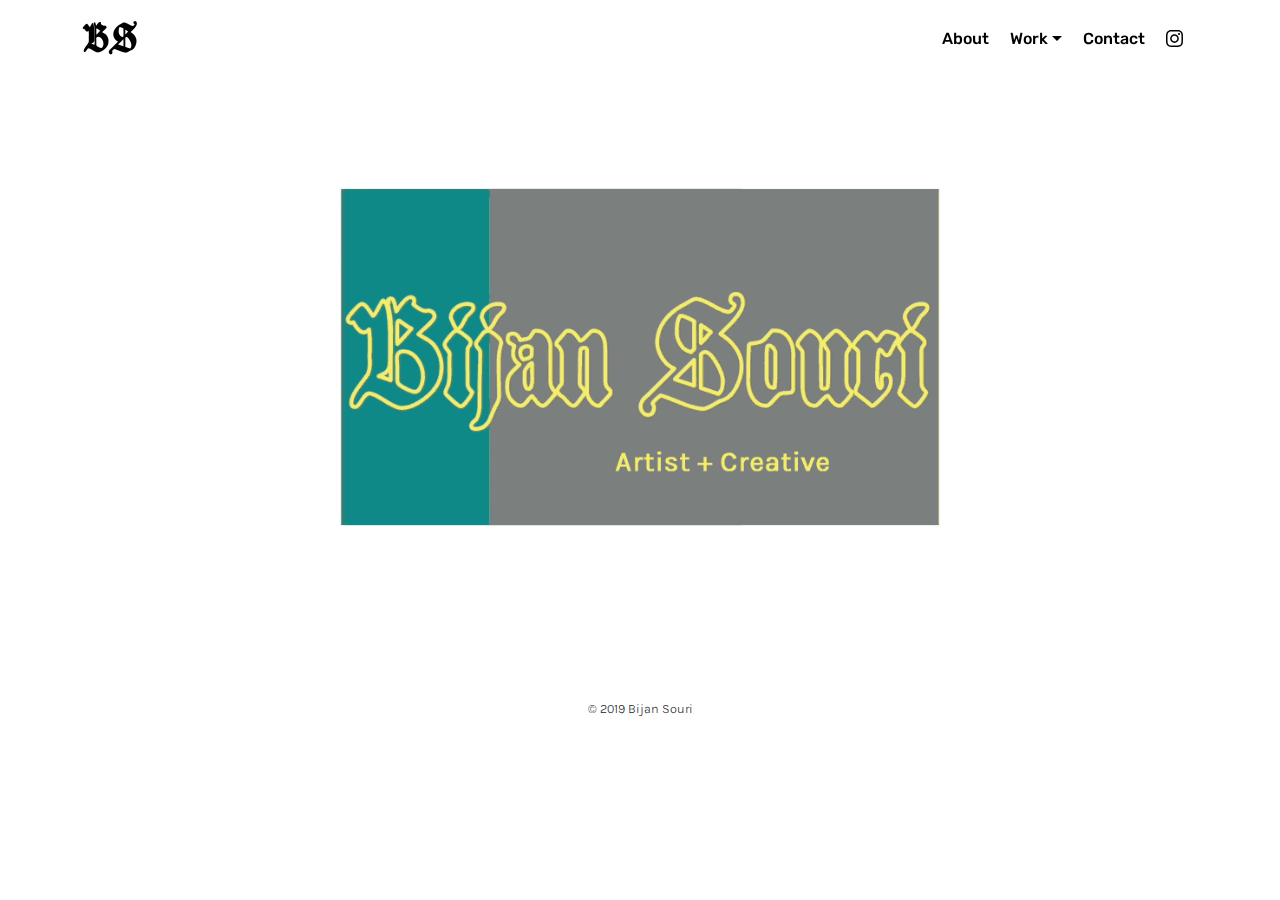
<file: index.html>
<!DOCTYPE html>
<html >
<head>
  <!-- Site made with Mobirise Website Builder v4.9.3, https://mobirise.com -->
  <meta charset="UTF-8">
  <meta http-equiv="X-UA-Compatible" content="IE=edge">
  <meta name="generator" content="Mobirise v4.9.3, mobirise.com">
  <meta name="viewport" content="width=device-width, initial-scale=1, minimum-scale=1">
  <link rel="shortcut icon" href="assets/images/bs-new-square-128x128.png" type="image/x-icon">
  <meta name="description" content="Bijan Souri - Artist + Creative">
  <title>Bijan Souri - Artist + Creative</title>
  <link rel="stylesheet" href="assets/web/assets/mobirise-icons/mobirise-icons.css">
  <link rel="stylesheet" href="assets/tether/tether.min.css">
  <link rel="stylesheet" href="assets/bootstrap/css/bootstrap.min.css">
  <link rel="stylesheet" href="assets/bootstrap/css/bootstrap-grid.min.css">
  <link rel="stylesheet" href="assets/bootstrap/css/bootstrap-reboot.min.css">
  <link rel="stylesheet" href="assets/dropdown/css/style.css">
  <link rel="stylesheet" href="assets/socicon/css/styles.css">
  <link rel="stylesheet" href="assets/theme/css/style.css">
  <link href="assets/fonts/style.css" rel="stylesheet">
  <link rel="stylesheet" href="assets/mobirise/css/mbr-additional.css" type="text/css">
  
  
  
</head>
<body>
  <section class="menu cid-rirEAtIU1P" once="menu" id="menu2-3">

    

    <nav class="navbar navbar-expand beta-menu navbar-dropdown align-items-center navbar-fixed-top navbar-toggleable-sm bg-color transparent">
        <button class="navbar-toggler navbar-toggler-right" type="button" data-toggle="collapse" data-target="#navbarSupportedContent" aria-controls="navbarSupportedContent" aria-expanded="false" aria-label="Toggle navigation">
            <div class="hamburger">
                <span></span>
                <span></span>
                <span></span>
                <span></span>
            </div>
        </button>
        <div class="menu-logo">
            <div class="navbar-brand">
                <span class="navbar-logo">
                    <a href="https://bijansouri.com">
                        <img src="assets/images/bs-new-square-122x122.png" alt="Mobirise" title="" style="height: 3.8rem;">
                    </a>
                </span>
                
            </div>
        </div>
        <div class="collapse navbar-collapse" id="navbarSupportedContent">
            <ul class="navbar-nav nav-dropdown nav-right" data-app-modern-menu="true"><li class="nav-item">
                    <a class="nav-link link text-black display-4" href="about.html">
                        About</a>
                </li><li class="nav-item dropdown open"><a class="nav-link link dropdown-toggle text-black display-4" href="https://mobirise.co" data-toggle="dropdown-submenu" aria-expanded="true">
                        Work</a><div class="dropdown-menu"><a class="dropdown-item text-black display-4" href="art.html">Art</a><a class="dropdown-item text-black display-4" href="photography.html">Photograpy</a><a class="dropdown-item text-black display-4" href="video.html">Video</a><a class="dropdown-item text-black display-4" href="scenic.html">Scenic Art</a></div></li><li class="nav-item"><a class="nav-link link text-black display-4" href="contact.html">
                        Contact</a></li><li class="nav-item"><a class="nav-link link text-black display-4" href="https://www.instagram.com/okaybrb/" target="_blank"><span class="socicon socicon-instagram mbr-iconfont mbr-iconfont-btn" style="font-size: 17px;"></span></a></li></ul>
            
        </div>
    </nav>
</section>

<section class="engine"><a href="https://mobirise.info/m">free site design templates</a></section><section class="header1 cid-rityDSUpQB" id="header16-b">

    

    

    <div class="container">
        <div class="row justify-content-md-center">
            <div class="col-md-10 align-center">
                
                
                
                
            </div>
        </div>
    </div>

</section>

<section class="cid-ritwpbvoxL" id="image2-8">

    

    <figure class="mbr-figure container">
        <div class="image-block" style="width: 100%;">
            <img src="assets/images/bijan.gif" alt="Mobirise" title="">
            
        </div>
    </figure>
</section>

<section once="" class="cid-ritpx9NedA" id="footer6-3">

    

    

    <div class="container">
        <div class="media-container-row align-center mbr-white">
            <div class="col-12">
                <p class="mbr-text mb-0 mbr-fonts-style display-2">
                    © 2019 Bijan Souri</p>
            </div>
        </div>
    </div>
</section>


  <script src="assets/web/assets/jquery/jquery.min.js"></script>
  <script src="assets/popper/popper.min.js"></script>
  <script src="assets/tether/tether.min.js"></script>
  <script src="assets/bootstrap/js/bootstrap.min.js"></script>
  <script src="assets/smoothscroll/smooth-scroll.js"></script>
  <script src="assets/dropdown/js/script.min.js"></script>
  <script src="assets/touchswipe/jquery.touch-swipe.min.js"></script>
  <script src="assets/theme/js/script.js"></script>
  
  
</body>
</html>
</file>
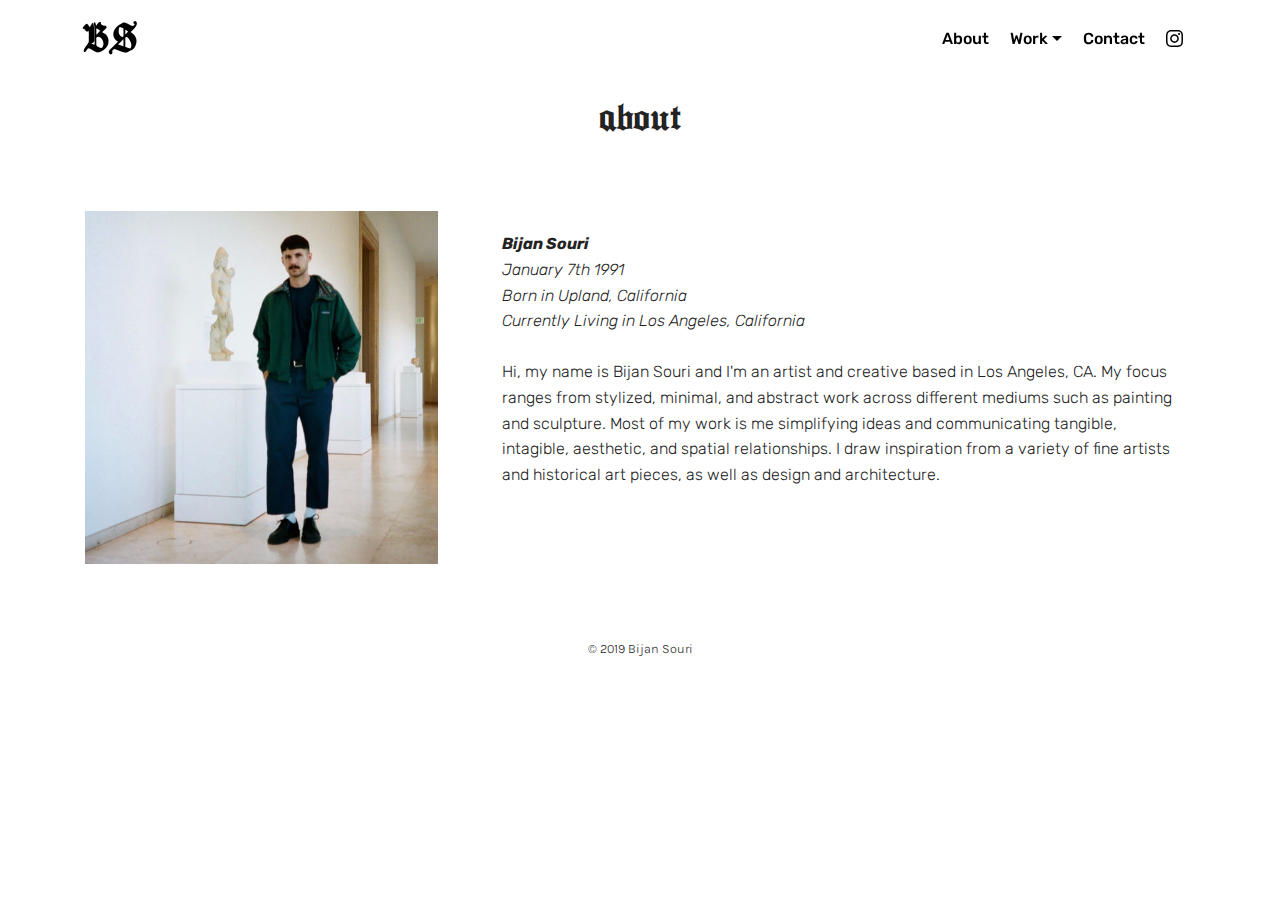
<file: about.html>
<!DOCTYPE html>
<html >
<head>
  <!-- Site made with Mobirise Website Builder v4.9.3, https://mobirise.com -->
  <meta charset="UTF-8">
  <meta http-equiv="X-UA-Compatible" content="IE=edge">
  <meta name="generator" content="Mobirise v4.9.3, mobirise.com">
  <meta name="viewport" content="width=device-width, initial-scale=1, minimum-scale=1">
  <link rel="shortcut icon" href="assets/images/bs-new-square-128x128.png" type="image/x-icon">
  <meta name="description" content="">
  <title>About</title>
  <link rel="stylesheet" href="assets/web/assets/mobirise-icons/mobirise-icons.css">
  <link rel="stylesheet" href="assets/tether/tether.min.css">
  <link rel="stylesheet" href="assets/bootstrap/css/bootstrap.min.css">
  <link rel="stylesheet" href="assets/bootstrap/css/bootstrap-grid.min.css">
  <link rel="stylesheet" href="assets/bootstrap/css/bootstrap-reboot.min.css">
  <link rel="stylesheet" href="assets/dropdown/css/style.css">
  <link rel="stylesheet" href="assets/socicon/css/styles.css">
  <link rel="stylesheet" href="assets/theme/css/style.css">
  <link href="assets/fonts/style.css" rel="stylesheet">
  <link rel="stylesheet" href="assets/mobirise/css/mbr-additional.css" type="text/css">
  
  
  
</head>
<body>
  <section class="menu cid-rirGWQUSJr" once="menu" id="menu2-4">

    

    <nav class="navbar navbar-expand beta-menu navbar-dropdown align-items-center navbar-fixed-top navbar-toggleable-sm bg-color transparent">
        <button class="navbar-toggler navbar-toggler-right" type="button" data-toggle="collapse" data-target="#navbarSupportedContent" aria-controls="navbarSupportedContent" aria-expanded="false" aria-label="Toggle navigation">
            <div class="hamburger">
                <span></span>
                <span></span>
                <span></span>
                <span></span>
            </div>
        </button>
        <div class="menu-logo">
            <div class="navbar-brand">
                <span class="navbar-logo">
                    <a href="https://bijansouri.com">
                        <img src="assets/images/bs-new-square-122x122.png" alt="Mobirise" title="" style="height: 3.8rem;">
                    </a>
                </span>
                
            </div>
        </div>
        <div class="collapse navbar-collapse" id="navbarSupportedContent">
            <ul class="navbar-nav nav-dropdown nav-right" data-app-modern-menu="true"><li class="nav-item">
                    <a class="nav-link link text-black display-4" href="about.html">
                        About</a>
                </li><li class="nav-item dropdown open"><a class="nav-link link dropdown-toggle text-black display-4" href="https://mobirise.co" data-toggle="dropdown-submenu" aria-expanded="true">
                        Work</a><div class="dropdown-menu"><a class="dropdown-item text-black display-4" href="art.html">Art</a><a class="dropdown-item text-black display-4" href="photography.html">Photograpy</a><a class="dropdown-item text-black display-4" href="video.html">Video</a><a class="dropdown-item text-black display-4" href="scenic.html">Scenic Art</a></div></li><li class="nav-item"><a class="nav-link link text-black display-4" href="contact.html">
                        Contact</a></li><li class="nav-item"><a class="nav-link link text-black display-4" href="https://www.instagram.com/okaybrb/" target="_blank"><span class="socicon socicon-instagram mbr-iconfont mbr-iconfont-btn" style="font-size: 17px;"></span></a></li></ul>
            
        </div>
    </nav>
</section>

<section class="engine"><a href="https://mobirise.info/y">html site templates</a></section><section class="header1 cid-rice3ErLma" id="header16-d">

    

    

    <div class="container">
        <div class="row justify-content-md-center">
            <div class="col-md-10 align-center">
                <h1 class="mbr-section-title mbr-bold pb-3 mbr-fonts-style display-5"><span style="font-weight: normal;">about</span></h1>
                
                
                
            </div>
        </div>
    </div>

</section>

<section class="testimonials2 cid-ricbhhKDl5" id="testimonials2-3">

    

    

    <div class="container">
        <div class="media-container-row">
            <div class="mbr-figure pr-lg-5" style="width: 55%;">
              <img src="assets/images/62380031-706x1065.jpg" alt="" title="">
            </div>
            <div class="media-content px-3 align-self-center mbr-white py-2">
                    <p class="mbr-text testimonial-text mbr-fonts-style display-4"><strong>
                       Bijan Souri</strong>
<br>
January 7th 1991
<br>
Born in Upland, California
<br>
Currently Living in Los Angeles, California
<br><br><span style="font-style: normal;">Hi, my name is Bijan Souri and I'm an artist and creative based in Los Angeles, CA. My focus ranges from stylized, minimal, and abstract work across different mediums such as painting and sculpture.  Most of my work is me simplifying ideas and communicating tangible, intagible, aesthetic, and spatial relationships. I draw inspiration from a variety of fine artists and historical art pieces, as well as design and architecture.</span><br></p>
                    <p class="mbr-author-name pt-4 mb-2 mbr-fonts-style display-7"></p>
                    <p class="mbr-author-desc mbr-fonts-style display-7"></p>
            </div>
        </div>
    </div>
</section>

<section once="" class="cid-ritAlDVL1P" id="footer6-c">

    

    

    <div class="container">
        <div class="media-container-row align-center mbr-white">
            <div class="col-12">
                <p class="mbr-text mb-0 mbr-fonts-style display-2">
                    © 2019 Bijan Souri</p>
            </div>
        </div>
    </div>
</section>


  <script src="assets/web/assets/jquery/jquery.min.js"></script>
  <script src="assets/popper/popper.min.js"></script>
  <script src="assets/tether/tether.min.js"></script>
  <script src="assets/bootstrap/js/bootstrap.min.js"></script>
  <script src="assets/smoothscroll/smooth-scroll.js"></script>
  <script src="assets/dropdown/js/script.min.js"></script>
  <script src="assets/touchswipe/jquery.touch-swipe.min.js"></script>
  <script src="assets/theme/js/script.js"></script>
  
  
</body>
</html>
</file>
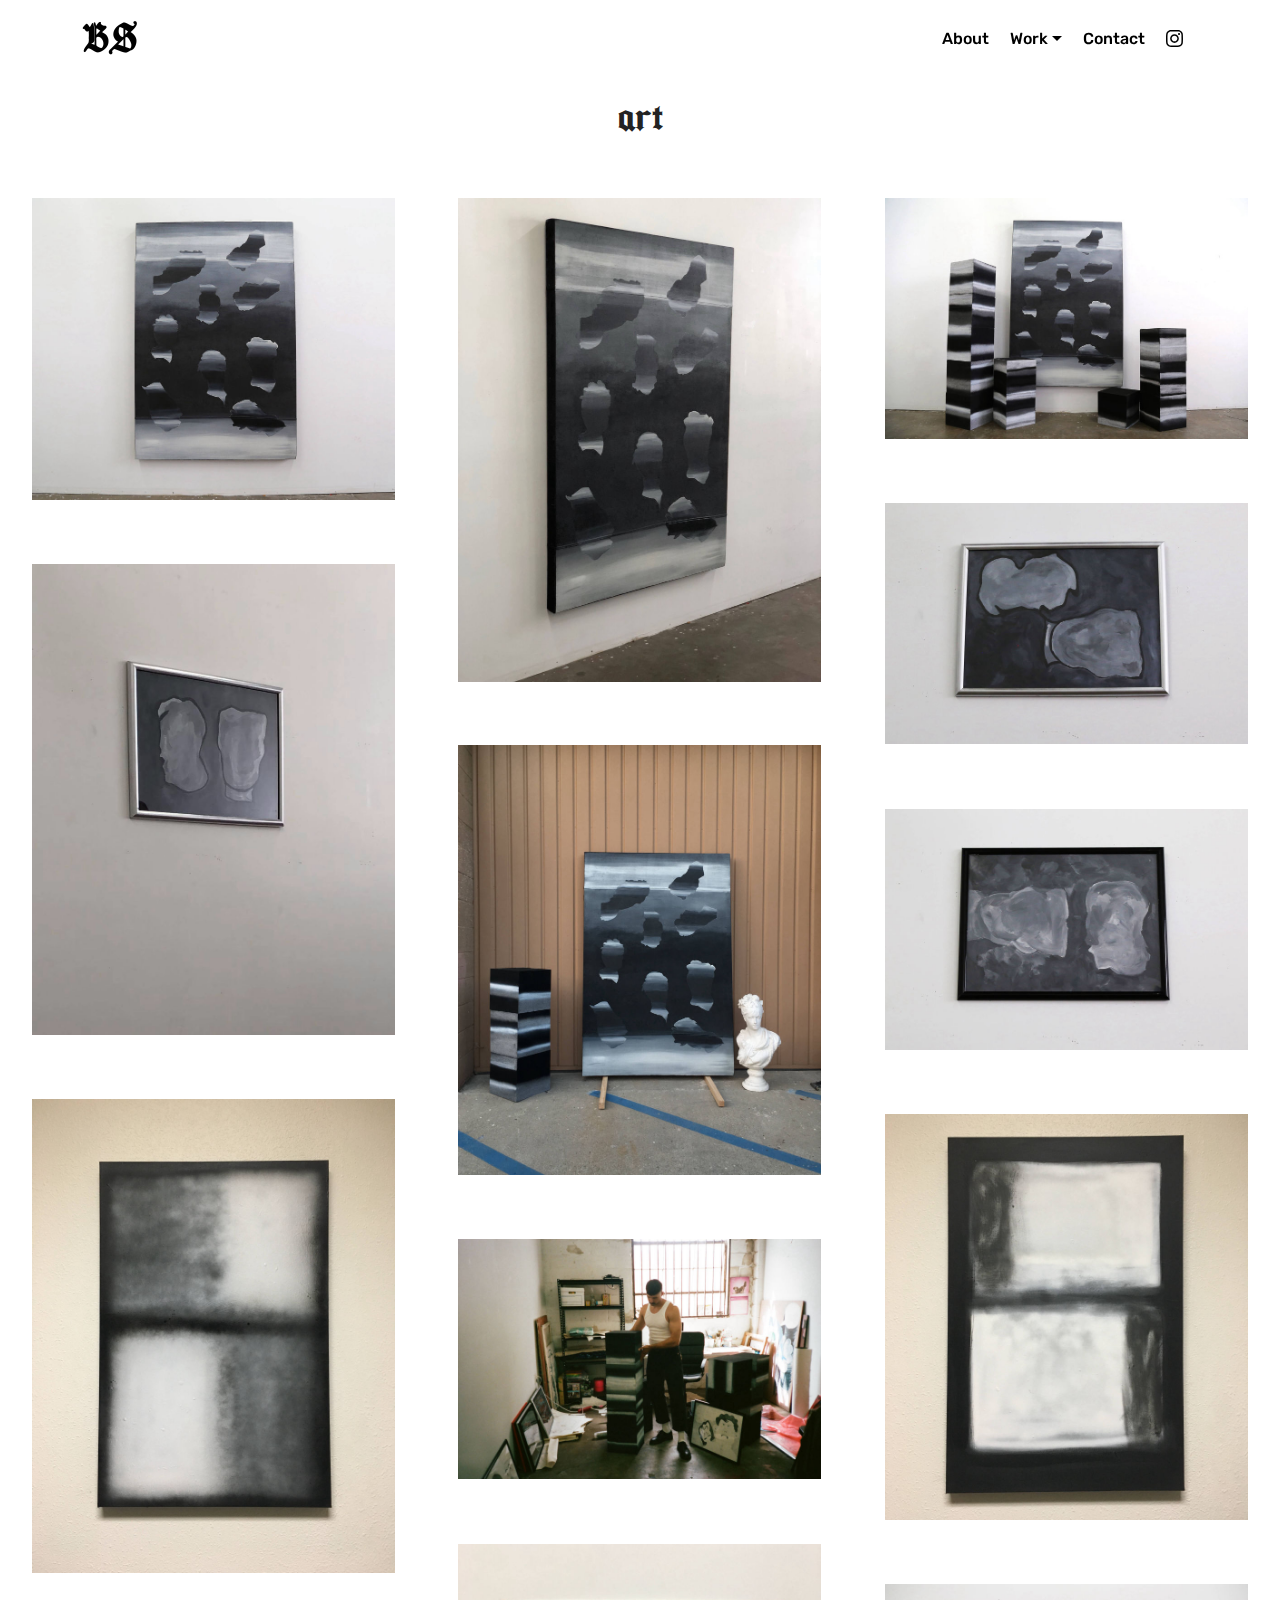
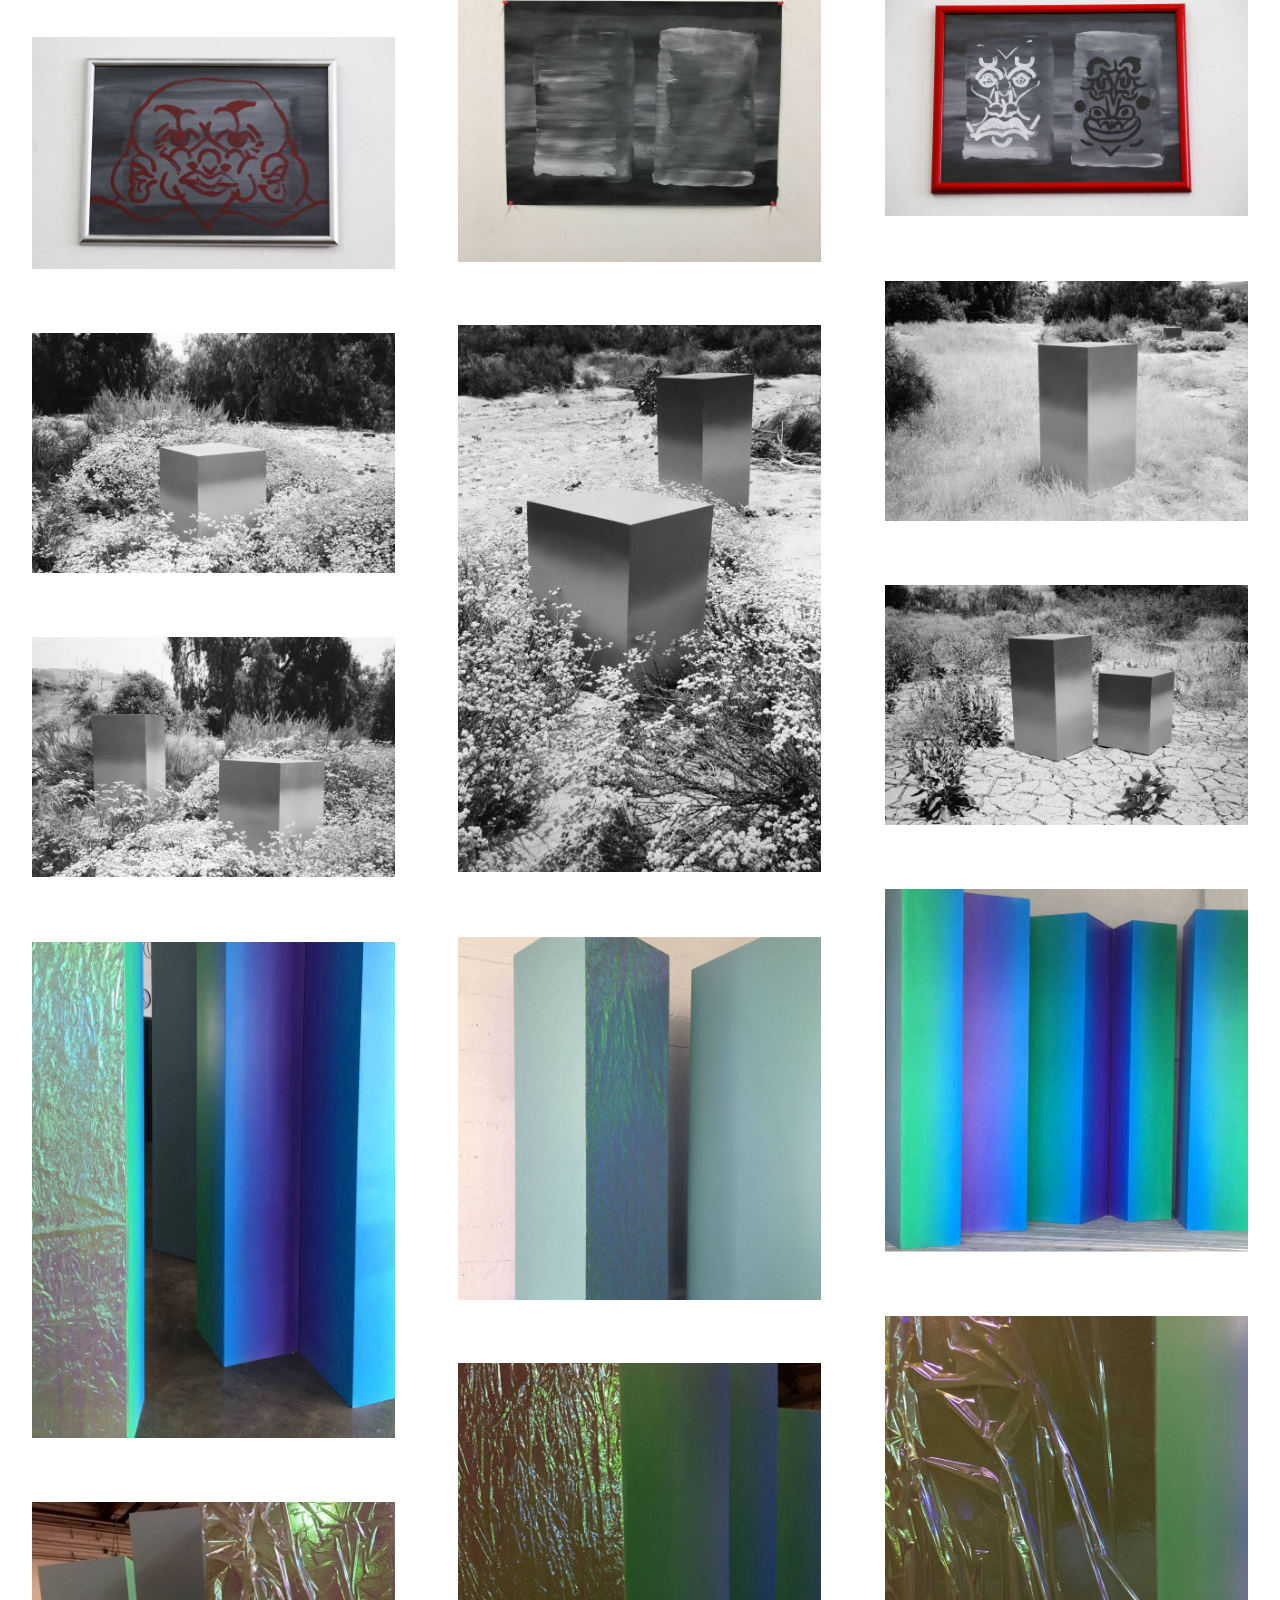
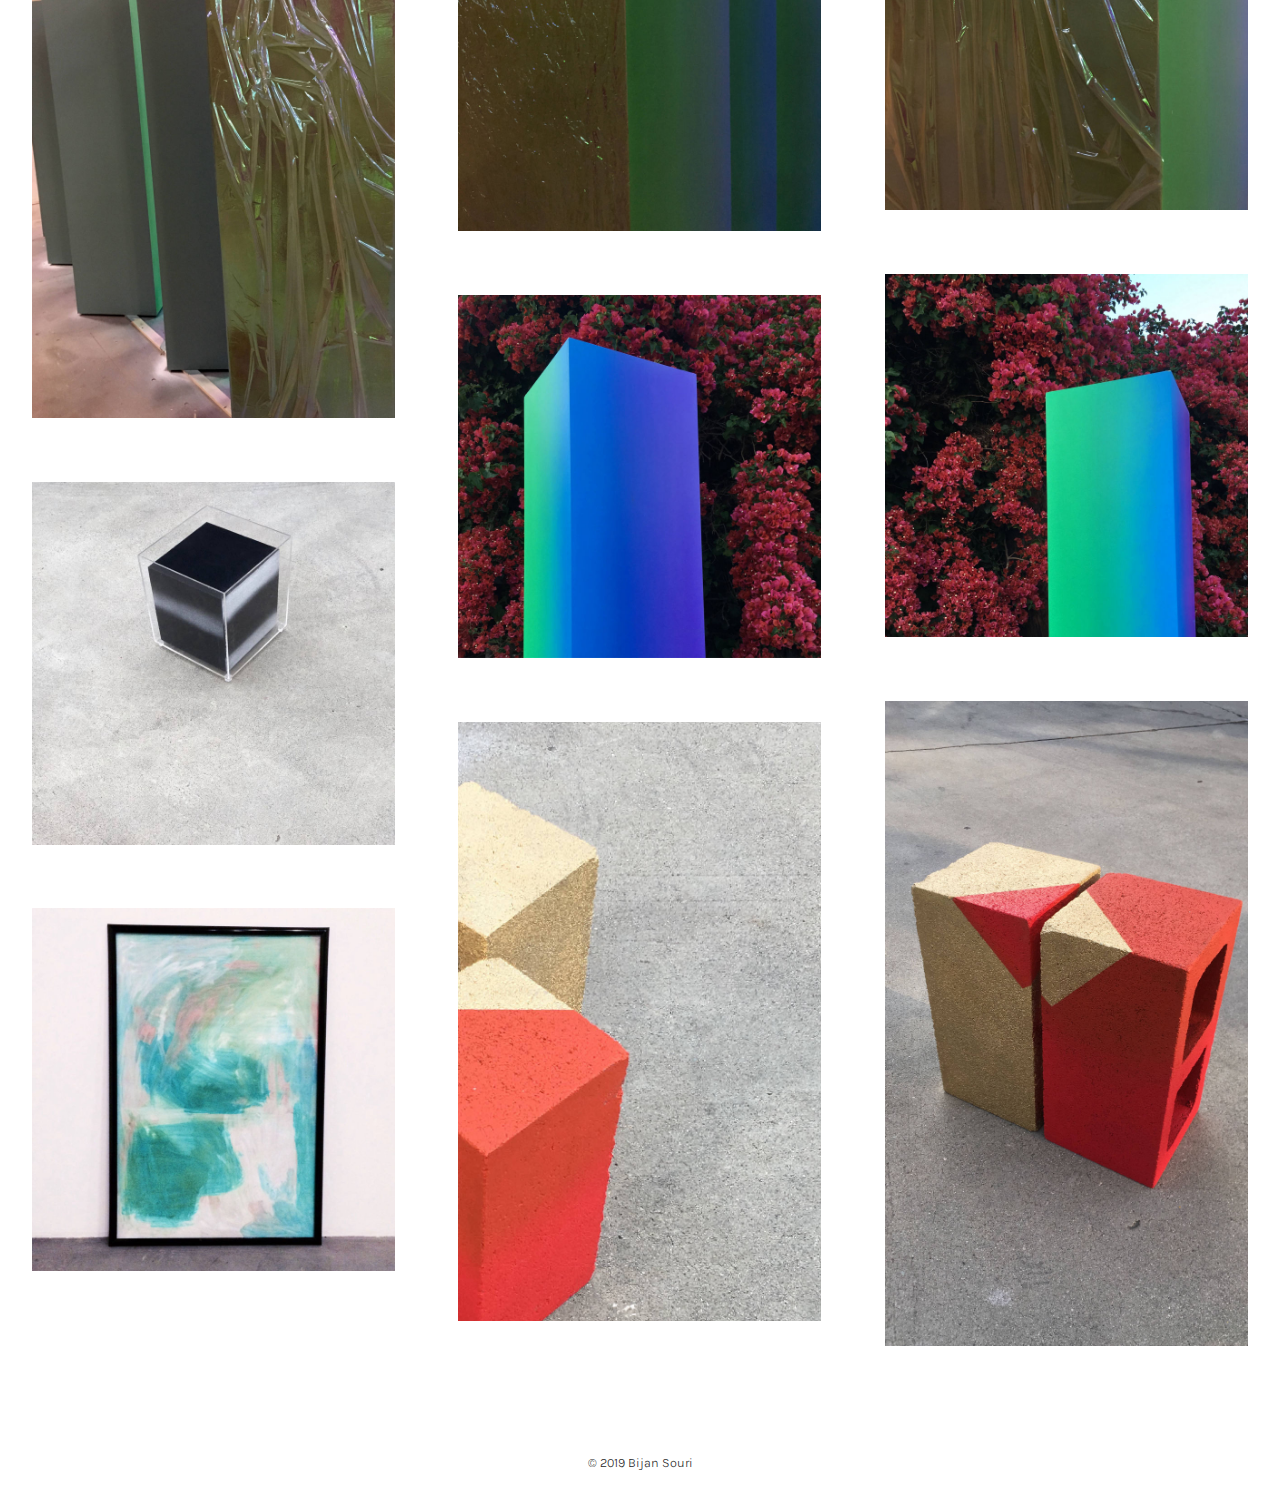
<file: art.html>
<!DOCTYPE html>
<html >
<head>
  <!-- Site made with Mobirise Website Builder v4.9.3, https://mobirise.com -->
  <meta charset="UTF-8">
  <meta http-equiv="X-UA-Compatible" content="IE=edge">
  <meta name="generator" content="Mobirise v4.9.3, mobirise.com">
  <meta name="viewport" content="width=device-width, initial-scale=1, minimum-scale=1">
  <link rel="shortcut icon" href="assets/images/bs-new-square-128x128.png" type="image/x-icon">
  <meta name="description" content="">
  <title>Art</title>
  <link rel="stylesheet" href="assets/web/assets/mobirise-icons/mobirise-icons.css">
  <link rel="stylesheet" href="assets/tether/tether.min.css">
  <link rel="stylesheet" href="assets/bootstrap/css/bootstrap.min.css">
  <link rel="stylesheet" href="assets/bootstrap/css/bootstrap-grid.min.css">
  <link rel="stylesheet" href="assets/bootstrap/css/bootstrap-reboot.min.css">
  <link rel="stylesheet" href="assets/dropdown/css/style.css">
  <link rel="stylesheet" href="assets/socicon/css/styles.css">
  <link rel="stylesheet" href="assets/theme/css/style.css">
  <link rel="stylesheet" href="assets/gallery/style.css">
  <link href="assets/fonts/style.css" rel="stylesheet">
  <link rel="stylesheet" href="assets/mobirise/css/mbr-additional.css" type="text/css">
  
  
  
</head>
<body>
  <section class="menu cid-rirH0im1xO" once="menu" id="menu2-5">

    

    <nav class="navbar navbar-expand beta-menu navbar-dropdown align-items-center navbar-fixed-top navbar-toggleable-sm bg-color transparent">
        <button class="navbar-toggler navbar-toggler-right" type="button" data-toggle="collapse" data-target="#navbarSupportedContent" aria-controls="navbarSupportedContent" aria-expanded="false" aria-label="Toggle navigation">
            <div class="hamburger">
                <span></span>
                <span></span>
                <span></span>
                <span></span>
            </div>
        </button>
        <div class="menu-logo">
            <div class="navbar-brand">
                <span class="navbar-logo">
                    <a href="https://bijansouri.com">
                        <img src="assets/images/bs-new-square-122x122.png" alt="Mobirise" title="" style="height: 3.8rem;">
                    </a>
                </span>
                
            </div>
        </div>
        <div class="collapse navbar-collapse" id="navbarSupportedContent">
            <ul class="navbar-nav nav-dropdown nav-right" data-app-modern-menu="true"><li class="nav-item">
                    <a class="nav-link link text-black display-4" href="about.html">
                        About</a>
                </li><li class="nav-item dropdown open"><a class="nav-link link dropdown-toggle text-black display-4" href="https://mobirise.co" data-toggle="dropdown-submenu" aria-expanded="true">
                        Work</a><div class="dropdown-menu"><a class="dropdown-item text-black display-4" href="art.html">Art</a><a class="dropdown-item text-black display-4" href="photography.html">Photograpy</a><a class="dropdown-item text-black display-4" href="video.html">Video</a><a class="dropdown-item text-black display-4" href="scenic.html">Scenic Art</a></div></li><li class="nav-item"><a class="nav-link link text-black display-4" href="contact.html">
                        Contact</a></li><li class="nav-item"><a class="nav-link link text-black display-4" href="https://www.instagram.com/okaybrb/" target="_blank"><span class="socicon socicon-instagram mbr-iconfont mbr-iconfont-btn" style="font-size: 17px;"></span></a></li></ul>
            
        </div>
    </nav>
</section>

<section class="engine"><a href="https://mobirise.info/s">bootstrap theme</a></section><section class="header1 cid-ricd8hHPyb" id="header16-c">

    

    

    <div class="container">
        <div class="row justify-content-md-center">
            <div class="col-md-10 align-center">
                <h1 class="mbr-section-title mbr-bold pb-3 mbr-fonts-style display-5"><span style="font-weight: normal;">art</span></h1>
                
                
                
            </div>
        </div>
    </div>

</section>

<section class="mbr-gallery mbr-slider-carousel cid-ricc1cpxeZ" id="gallery3-6">

    

    <div>
        <div><!-- Filter --><!-- Gallery --><div class="mbr-gallery-row"><div class="mbr-gallery-layout-default"><div><div><div class="mbr-gallery-item mbr-gallery-item--p4" data-video-url="false" data-tags="Awesome"><div href="#lb-gallery3-6" data-slide-to="0" data-toggle="modal"><img src="assets/images/img-5187-2000x1667-800x667.jpg" alt="" title=""><span class="icon-focus"></span></div></div><div class="mbr-gallery-item mbr-gallery-item--p4" data-video-url="false" data-tags="Responsive"><div href="#lb-gallery3-6" data-slide-to="1" data-toggle="modal"><img src="assets/images/img-5024-2000x2667-800x1067.jpg" alt="" title=""><span class="icon-focus"></span></div></div><div class="mbr-gallery-item mbr-gallery-item--p4" data-video-url="false" data-tags="Awesome"><div href="#lb-gallery3-6" data-slide-to="2" data-toggle="modal"><img src="assets/images/img-5179-2000x1333-800x533.jpg" alt="" title=""><span class="icon-focus"></span></div></div><div class="mbr-gallery-item mbr-gallery-item--p4" data-video-url="false" data-tags="Awesome"><div href="#lb-gallery3-6" data-slide-to="3" data-toggle="modal"><img src="assets/images/img-5186-2000x1333-800x533.jpg" alt="" title=""><span class="icon-focus"></span></div></div><div class="mbr-gallery-item mbr-gallery-item--p4" data-video-url="false" data-tags="Responsive"><div href="#lb-gallery3-6" data-slide-to="4" data-toggle="modal"><img src="assets/images/img-5036-1080x1920-800x1039.jpg" alt="" title=""><span class="icon-focus"></span></div></div><div class="mbr-gallery-item mbr-gallery-item--p4" data-video-url="false" data-tags="Awesome"><div href="#lb-gallery3-6" data-slide-to="5" data-toggle="modal"><img src="assets/images/img-3614-2000x2373-800x949.jpg" alt="" title=""><span class="icon-focus"></span></div></div><div class="mbr-gallery-item mbr-gallery-item--p4" data-video-url="false" data-tags="Awesome"><div href="#lb-gallery3-6" data-slide-to="6" data-toggle="modal"><img src="assets/images/img-5185-2000x1333-800x533.jpg" alt="" title=""><span class="icon-focus"></span></div></div><div class="mbr-gallery-item mbr-gallery-item--p4" data-video-url="false" data-tags="Awesome"><div href="#lb-gallery3-6" data-slide-to="7" data-toggle="modal"><img src="assets/images/img-5010-2000x2614-800x1046.jpg" alt="" title=""><span class="icon-focus"></span></div></div><div class="mbr-gallery-item mbr-gallery-item--p4" data-video-url="false" data-tags="Awesome"><div href="#lb-gallery3-6" data-slide-to="8" data-toggle="modal"><img src="assets/images/img-5013-copy-2000x2239-800x896.jpg" alt="" title=""><span class="icon-focus"></span></div></div><div class="mbr-gallery-item mbr-gallery-item--p4" data-video-url="false" data-tags="Awesome"><div href="#lb-gallery3-6" data-slide-to="9" data-toggle="modal"><img src="assets/images/72270017-2000x1326-800x530.jpg" alt="" title=""><span class="icon-focus"></span></div></div><div class="mbr-gallery-item mbr-gallery-item--p4" data-video-url="false" data-tags="Awesome"><div href="#lb-gallery3-6" data-slide-to="10" data-toggle="modal"><img src="assets/images/img-3625-2000x1753-800x701.jpg" alt="" title=""><span class="icon-focus"></span></div></div><div class="mbr-gallery-item mbr-gallery-item--p4" data-video-url="false" data-tags="Awesome"><div href="#lb-gallery3-6" data-slide-to="11" data-toggle="modal"><img src="assets/images/img-5183-2000x1281-800x512.jpg" alt="" title=""><span class="icon-focus"></span></div></div><div class="mbr-gallery-item mbr-gallery-item--p4" data-video-url="false" data-tags="Awesome"><div href="#lb-gallery3-6" data-slide-to="12" data-toggle="modal"><img src="assets/images/img-5182-2000x1281-800x512.jpg" alt="" title=""><span class="icon-focus"></span></div></div><div class="mbr-gallery-item mbr-gallery-item--p4" data-video-url="false" data-tags="Awesome"><div href="#lb-gallery3-6" data-slide-to="13" data-toggle="modal"><img src="assets/images/08260022-2000x1326-800x530.jpg" alt="" title=""><span class="icon-focus"></span></div></div><div class="mbr-gallery-item mbr-gallery-item--p4" data-video-url="false" data-tags="Awesome"><div href="#lb-gallery3-6" data-slide-to="14" data-toggle="modal"><img src="assets/images/08260028-2000x3018-800x1207.jpg" alt="" title=""><span class="icon-focus"></span></div></div><div class="mbr-gallery-item mbr-gallery-item--p4" data-video-url="false" data-tags="Awesome"><div href="#lb-gallery3-6" data-slide-to="15" data-toggle="modal"><img src="assets/images/08260026-2000x1326-800x530.jpg" alt="" title=""><span class="icon-focus"></span></div></div><div class="mbr-gallery-item mbr-gallery-item--p4" data-video-url="false" data-tags="Awesome"><div href="#lb-gallery3-6" data-slide-to="16" data-toggle="modal"><img src="assets/images/08260030-2000x1326-800x530.jpg" alt="" title=""><span class="icon-focus"></span></div></div><div class="mbr-gallery-item mbr-gallery-item--p4" data-video-url="false" data-tags="Awesome"><div href="#lb-gallery3-6" data-slide-to="17" data-toggle="modal"><img src="assets/images/08260024-2000x1326-800x530.jpg" alt="" title=""><span class="icon-focus"></span></div></div><div class="mbr-gallery-item mbr-gallery-item--p4" data-video-url="false" data-tags="Awesome"><div href="#lb-gallery3-6" data-slide-to="18" data-toggle="modal"><img src="assets/images/img-8744-750x750-750x750.jpg" alt="" title=""><span class="icon-focus"></span></div></div><div class="mbr-gallery-item mbr-gallery-item--p4" data-video-url="false" data-tags="Awesome"><div href="#lb-gallery3-6" data-slide-to="19" data-toggle="modal"><img src="assets/images/img-8743-2000x2000-800x800.jpg" alt="" title=""><span class="icon-focus"></span></div></div><div class="mbr-gallery-item mbr-gallery-item--p4" data-video-url="false" data-tags="Awesome"><div href="#lb-gallery3-6" data-slide-to="20" data-toggle="modal"><img src="assets/images/img-9033-750x1026-750x1026.jpg" alt="" title=""><span class="icon-focus"></span></div></div><div class="mbr-gallery-item mbr-gallery-item--p4" data-video-url="false" data-tags="Awesome"><div href="#lb-gallery3-6" data-slide-to="21" data-toggle="modal"><img src="assets/images/img-8670-2000x2728-800x1091.jpg" alt="" title=""><span class="icon-focus"></span></div></div><div class="mbr-gallery-item mbr-gallery-item--p4" data-video-url="false" data-tags="Awesome"><div href="#lb-gallery3-6" data-slide-to="22" data-toggle="modal"><img src="assets/images/img-8679-2000x2581-800x1032.jpg" alt="" title=""><span class="icon-focus"></span></div></div><div class="mbr-gallery-item mbr-gallery-item--p4" data-video-url="false" data-tags="Awesome"><div href="#lb-gallery3-6" data-slide-to="23" data-toggle="modal"><img src="assets/images/img-8667-2000x2845-800x1138.jpg" alt="" title=""><span class="icon-focus"></span></div></div><div class="mbr-gallery-item mbr-gallery-item--p4" data-video-url="false" data-tags="Awesome"><div href="#lb-gallery3-6" data-slide-to="24" data-toggle="modal"><img src="assets/images/img-8779-2000x2000-800x800.jpg" alt="" title=""><span class="icon-focus"></span></div></div><div class="mbr-gallery-item mbr-gallery-item--p4" data-video-url="false" data-tags="Awesome"><div href="#lb-gallery3-6" data-slide-to="25" data-toggle="modal"><img src="assets/images/img-8780-2000x2000-800x800.jpg" alt="" title=""><span class="icon-focus"></span></div></div><div class="mbr-gallery-item mbr-gallery-item--p4" data-video-url="false" data-tags="Awesome"><div href="#lb-gallery3-6" data-slide-to="26" data-toggle="modal"><img src="assets/images/img-8247-1080x1080-800x800.jpg" alt="" title=""><span class="icon-focus"></span></div></div><div class="mbr-gallery-item mbr-gallery-item--p4" data-video-url="false" data-tags="Awesome"><div href="#lb-gallery3-6" data-slide-to="27" data-toggle="modal"><img src="assets/images/img-8481-2000x3557-800x1423.jpg" alt="" title=""><span class="icon-focus"></span></div></div><div class="mbr-gallery-item mbr-gallery-item--p4" data-video-url="false" data-tags="Awesome"><div href="#lb-gallery3-6" data-slide-to="28" data-toggle="modal"><img src="assets/images/img-8505-750x1240-750x1240.jpg" alt="" title=""><span class="icon-focus"></span></div></div><div class="mbr-gallery-item mbr-gallery-item--p4" data-video-url="false" data-tags="Awesome"><div href="#lb-gallery3-6" data-slide-to="29" data-toggle="modal"><img src="assets/images/img-8054-1462x1462-800x800.jpg" alt="" title=""><span class="icon-focus"></span></div></div></div></div><div class="clearfix"></div></div></div><!-- Lightbox --><div data-app-prevent-settings="" class="mbr-slider modal fade carousel slide" tabindex="-1" data-keyboard="true" data-interval="false" id="lb-gallery3-6"><div class="modal-dialog"><div class="modal-content"><div class="modal-body"><div class="carousel-inner"><div class="carousel-item"><img src="assets/images/img-5187-2000x1667.jpg" alt="" title=""></div><div class="carousel-item"><img src="assets/images/img-5024-2000x2667.jpg" alt="" title=""></div><div class="carousel-item"><img src="assets/images/img-5179-2000x1333.jpg" alt="" title=""></div><div class="carousel-item"><img src="assets/images/img-5186-2000x1333.jpg" alt="" title=""></div><div class="carousel-item"><img src="assets/images/img-5036-1080x1920.jpg" alt="" title=""></div><div class="carousel-item"><img src="assets/images/img-3614-2000x2373.jpg" alt="" title=""></div><div class="carousel-item"><img src="assets/images/img-5185-2000x1333.jpg" alt="" title=""></div><div class="carousel-item"><img src="assets/images/img-5010-2000x2614.jpg" alt="" title=""></div><div class="carousel-item"><img src="assets/images/img-5013-copy-2000x2239.jpg" alt="" title=""></div><div class="carousel-item"><img src="assets/images/72270017-2000x1326.jpg" alt="" title=""></div><div class="carousel-item"><img src="assets/images/img-3625-2000x1753.jpg" alt="" title=""></div><div class="carousel-item"><img src="assets/images/img-5183-2000x1281.jpg" alt="" title=""></div><div class="carousel-item"><img src="assets/images/img-5182-2000x1281.jpg" alt="" title=""></div><div class="carousel-item"><img src="assets/images/08260022-2000x1326.jpg" alt="" title=""></div><div class="carousel-item"><img src="assets/images/08260028-2000x3018.jpg" alt="" title=""></div><div class="carousel-item"><img src="assets/images/08260026-2000x1326.jpg" alt="" title=""></div><div class="carousel-item"><img src="assets/images/08260030-2000x1326.jpg" alt="" title=""></div><div class="carousel-item"><img src="assets/images/08260024-2000x1326.jpg" alt="" title=""></div><div class="carousel-item"><img src="assets/images/img-8744-750x750.jpg" alt="" title=""></div><div class="carousel-item"><img src="assets/images/img-8743-2000x2000.jpg" alt="" title=""></div><div class="carousel-item"><img src="assets/images/img-9033-750x1026.jpg" alt="" title=""></div><div class="carousel-item"><img src="assets/images/img-8670-2000x2728.jpg" alt="" title=""></div><div class="carousel-item"><img src="assets/images/img-8679-2000x2581.jpg" alt="" title=""></div><div class="carousel-item"><img src="assets/images/img-8667-2000x2845.jpg" alt="" title=""></div><div class="carousel-item"><img src="assets/images/img-8779-2000x2000.jpg" alt="" title=""></div><div class="carousel-item"><img src="assets/images/img-8780-2000x2000.jpg" alt="" title=""></div><div class="carousel-item"><img src="assets/images/img-8247-1080x1080.jpg" alt="" title=""></div><div class="carousel-item"><img src="assets/images/img-8481-2000x3557.jpg" alt="" title=""></div><div class="carousel-item"><img src="assets/images/img-8505-750x1240.jpg" alt="" title=""></div><div class="carousel-item active"><img src="assets/images/img-8054-1462x1462.jpg" alt="" title=""></div></div><a class="carousel-control carousel-control-prev" role="button" data-slide="prev" href="#lb-gallery3-6"><span class="mbri-left mbr-iconfont" aria-hidden="true"></span><span class="sr-only">Previous</span></a><a class="carousel-control carousel-control-next" role="button" data-slide="next" href="#lb-gallery3-6"><span class="mbri-right mbr-iconfont" aria-hidden="true"></span><span class="sr-only">Next</span></a><a class="close" href="#" role="button" data-dismiss="modal"><span class="sr-only">Close</span></a></div></div></div></div></div>
    </div>

</section>

<section once="" class="cid-ritCsbWevc" id="footer6-i">

    

    

    <div class="container">
        <div class="media-container-row align-center mbr-white">
            <div class="col-12">
                <p class="mbr-text mb-0 mbr-fonts-style display-2">
                    © 2019 Bijan Souri</p>
            </div>
        </div>
    </div>
</section>


  <script src="assets/web/assets/jquery/jquery.min.js"></script>
  <script src="assets/popper/popper.min.js"></script>
  <script src="assets/tether/tether.min.js"></script>
  <script src="assets/bootstrap/js/bootstrap.min.js"></script>
  <script src="assets/smoothscroll/smooth-scroll.js"></script>
  <script src="assets/dropdown/js/script.min.js"></script>
  <script src="assets/masonry/masonry.pkgd.min.js"></script>
  <script src="assets/imagesloaded/imagesloaded.pkgd.min.js"></script>
  <script src="assets/bootstrapcarouselswipe/bootstrap-carousel-swipe.js"></script>
  <script src="assets/vimeoplayer/jquery.mb.vimeo_player.js"></script>
  <script src="assets/touchswipe/jquery.touch-swipe.min.js"></script>
  <script src="assets/theme/js/script.js"></script>
  <script src="assets/gallery/player.min.js"></script>
  <script src="assets/gallery/script.js"></script>
  <script src="assets/slidervideo/script.js"></script>
  
  
</body>
</html>
</file>
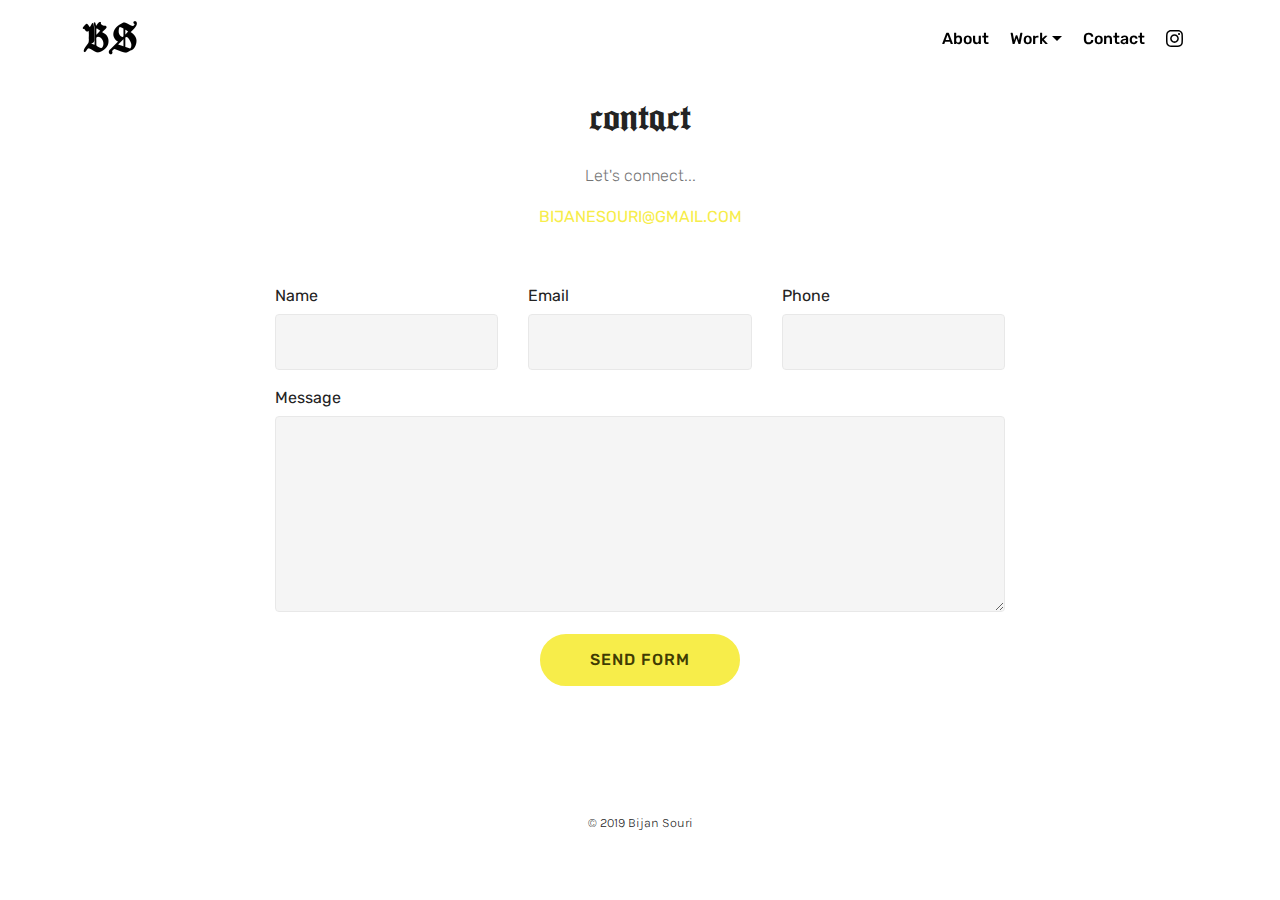
<file: contact.html>
<!DOCTYPE html>
<html >
<head>
  <!-- Site made with Mobirise Website Builder v4.9.3, https://mobirise.com -->
  <meta charset="UTF-8">
  <meta http-equiv="X-UA-Compatible" content="IE=edge">
  <meta name="generator" content="Mobirise v4.9.3, mobirise.com">
  <meta name="viewport" content="width=device-width, initial-scale=1, minimum-scale=1">
  <link rel="shortcut icon" href="assets/images/bs-new-square-128x128.png" type="image/x-icon">
  <meta name="description" content="">
  <title>Contact</title>
  <link rel="stylesheet" href="assets/web/assets/mobirise-icons/mobirise-icons.css">
  <link rel="stylesheet" href="assets/tether/tether.min.css">
  <link rel="stylesheet" href="assets/bootstrap/css/bootstrap.min.css">
  <link rel="stylesheet" href="assets/bootstrap/css/bootstrap-grid.min.css">
  <link rel="stylesheet" href="assets/bootstrap/css/bootstrap-reboot.min.css">
  <link rel="stylesheet" href="assets/dropdown/css/style.css">
  <link rel="stylesheet" href="assets/socicon/css/styles.css">
  <link rel="stylesheet" href="assets/theme/css/style.css">
  <link href="assets/fonts/style.css" rel="stylesheet">
  <link rel="stylesheet" href="assets/mobirise/css/mbr-additional.css" type="text/css">
  
  
  
</head>
<body>
  <section class="menu cid-rirHdbjzRy" once="menu" id="menu2-9">

    

    <nav class="navbar navbar-expand beta-menu navbar-dropdown align-items-center navbar-fixed-top navbar-toggleable-sm bg-color transparent">
        <button class="navbar-toggler navbar-toggler-right" type="button" data-toggle="collapse" data-target="#navbarSupportedContent" aria-controls="navbarSupportedContent" aria-expanded="false" aria-label="Toggle navigation">
            <div class="hamburger">
                <span></span>
                <span></span>
                <span></span>
                <span></span>
            </div>
        </button>
        <div class="menu-logo">
            <div class="navbar-brand">
                <span class="navbar-logo">
                    <a href="https://bijansouri.com">
                        <img src="assets/images/bs-new-square-122x122.png" alt="Mobirise" title="" style="height: 3.8rem;">
                    </a>
                </span>
                
            </div>
        </div>
        <div class="collapse navbar-collapse" id="navbarSupportedContent">
            <ul class="navbar-nav nav-dropdown nav-right" data-app-modern-menu="true"><li class="nav-item">
                    <a class="nav-link link text-black display-4" href="about.html">
                        About</a>
                </li><li class="nav-item dropdown open"><a class="nav-link link dropdown-toggle text-black display-4" href="https://mobirise.co" data-toggle="dropdown-submenu" aria-expanded="true">
                        Work</a><div class="dropdown-menu"><a class="dropdown-item text-black display-4" href="art.html">Art</a><a class="dropdown-item text-black display-4" href="photography.html">Photograpy</a><a class="dropdown-item text-black display-4" href="video.html">Video</a><a class="dropdown-item text-black display-4" href="scenic.html">Scenic Art</a></div></li><li class="nav-item"><a class="nav-link link text-black display-4" href="contact.html">
                        Contact</a></li><li class="nav-item"><a class="nav-link link text-black display-4" href="https://www.instagram.com/okaybrb/" target="_blank"><span class="socicon socicon-instagram mbr-iconfont mbr-iconfont-btn" style="font-size: 17px;"></span></a></li></ul>
            
        </div>
    </nav>
</section>

<section class="engine"><a href="https://mobirise.info/b">how to create a site for free</a></section><section class="mbr-section form1 cid-ric8DWrnyK" id="form1-3">

    

    
    <div class="container">
        <div class="row justify-content-center">
            <div class="title col-12 col-lg-8">
                <h2 class="mbr-section-title align-center pb-3 mbr-fonts-style display-5">contact</h2>
                <h3 class="mbr-section-subtitle align-center mbr-light pb-3 mbr-fonts-style display-4">
                    Let's connect...<br><br><a href="mailto:bijanesouri@gmail.com" class="text-success">BIJANESOURI@GMAIL.COM</a></h3>
            </div>
        </div>
    </div>
    <div class="container">
        <div class="row justify-content-center">
            <div class="media-container-column col-lg-8" data-form-type="formoid">
                    <div data-form-alert="" hidden="">Thanks for reaching out! I'll be in touch shortly...</div>
            
                    <form class="mbr-form" action="https://mobirise.com/" method="post" data-form-title="Mobirise Form"><input type="hidden" name="email" data-form-email="true" value="R8st+SQFhi6zRTsK7+0Nzz16iWJein2tP3pAwBosVsf8LoiO48yyUu4ZRMSVqGjRbEn1aPcxsIeGccUunzt/zKA0dsGn6v3TMNZDkVNQig2vNrlMEuRC+CCJj+wQf5MY">
                        <div class="row row-sm-offset">
                            <div class="col-md-4 multi-horizontal" data-for="name">
                                <div class="form-group">
                                    <label class="form-control-label mbr-fonts-style display-7" for="name-form1-3">Name</label>
                                    <input type="text" class="form-control" name="name" data-form-field="Name" required="" id="name-form1-3">
                                </div>
                            </div>
                            <div class="col-md-4 multi-horizontal" data-for="email">
                                <div class="form-group">
                                    <label class="form-control-label mbr-fonts-style display-7" for="email-form1-3">Email</label>
                                    <input type="email" class="form-control" name="email" data-form-field="Email" required="" id="email-form1-3">
                                </div>
                            </div>
                            <div class="col-md-4 multi-horizontal" data-for="phone">
                                <div class="form-group">
                                    <label class="form-control-label mbr-fonts-style display-7" for="phone-form1-3">Phone</label>
                                    <input type="tel" class="form-control" name="phone" data-form-field="Phone" id="phone-form1-3">
                                </div>
                            </div>
                        </div>
                        <div class="form-group" data-for="message">
                            <label class="form-control-label mbr-fonts-style display-7" for="message-form1-3">Message</label>
                            <textarea type="text" class="form-control" name="message" rows="7" data-form-field="Message" id="message-form1-3"></textarea>
                        </div>
            
                        <span class="input-group-btn"><button href="" type="submit" class="btn btn-form btn-success display-4">SEND FORM</button></span>
                    </form>
            </div>
        </div>
    </div>
</section>

<section once="" class="cid-ritCRxBaVs" id="footer6-m">

    

    

    <div class="container">
        <div class="media-container-row align-center mbr-white">
            <div class="col-12">
                <p class="mbr-text mb-0 mbr-fonts-style display-2">
                    © 2019 Bijan Souri</p>
            </div>
        </div>
    </div>
</section>


  <script src="assets/web/assets/jquery/jquery.min.js"></script>
  <script src="assets/popper/popper.min.js"></script>
  <script src="assets/tether/tether.min.js"></script>
  <script src="assets/bootstrap/js/bootstrap.min.js"></script>
  <script src="assets/smoothscroll/smooth-scroll.js"></script>
  <script src="assets/dropdown/js/script.min.js"></script>
  <script src="assets/touchswipe/jquery.touch-swipe.min.js"></script>
  <script src="assets/theme/js/script.js"></script>
  <script src="assets/formoid/formoid.min.js"></script>
  
  
</body>
</html>
</file>
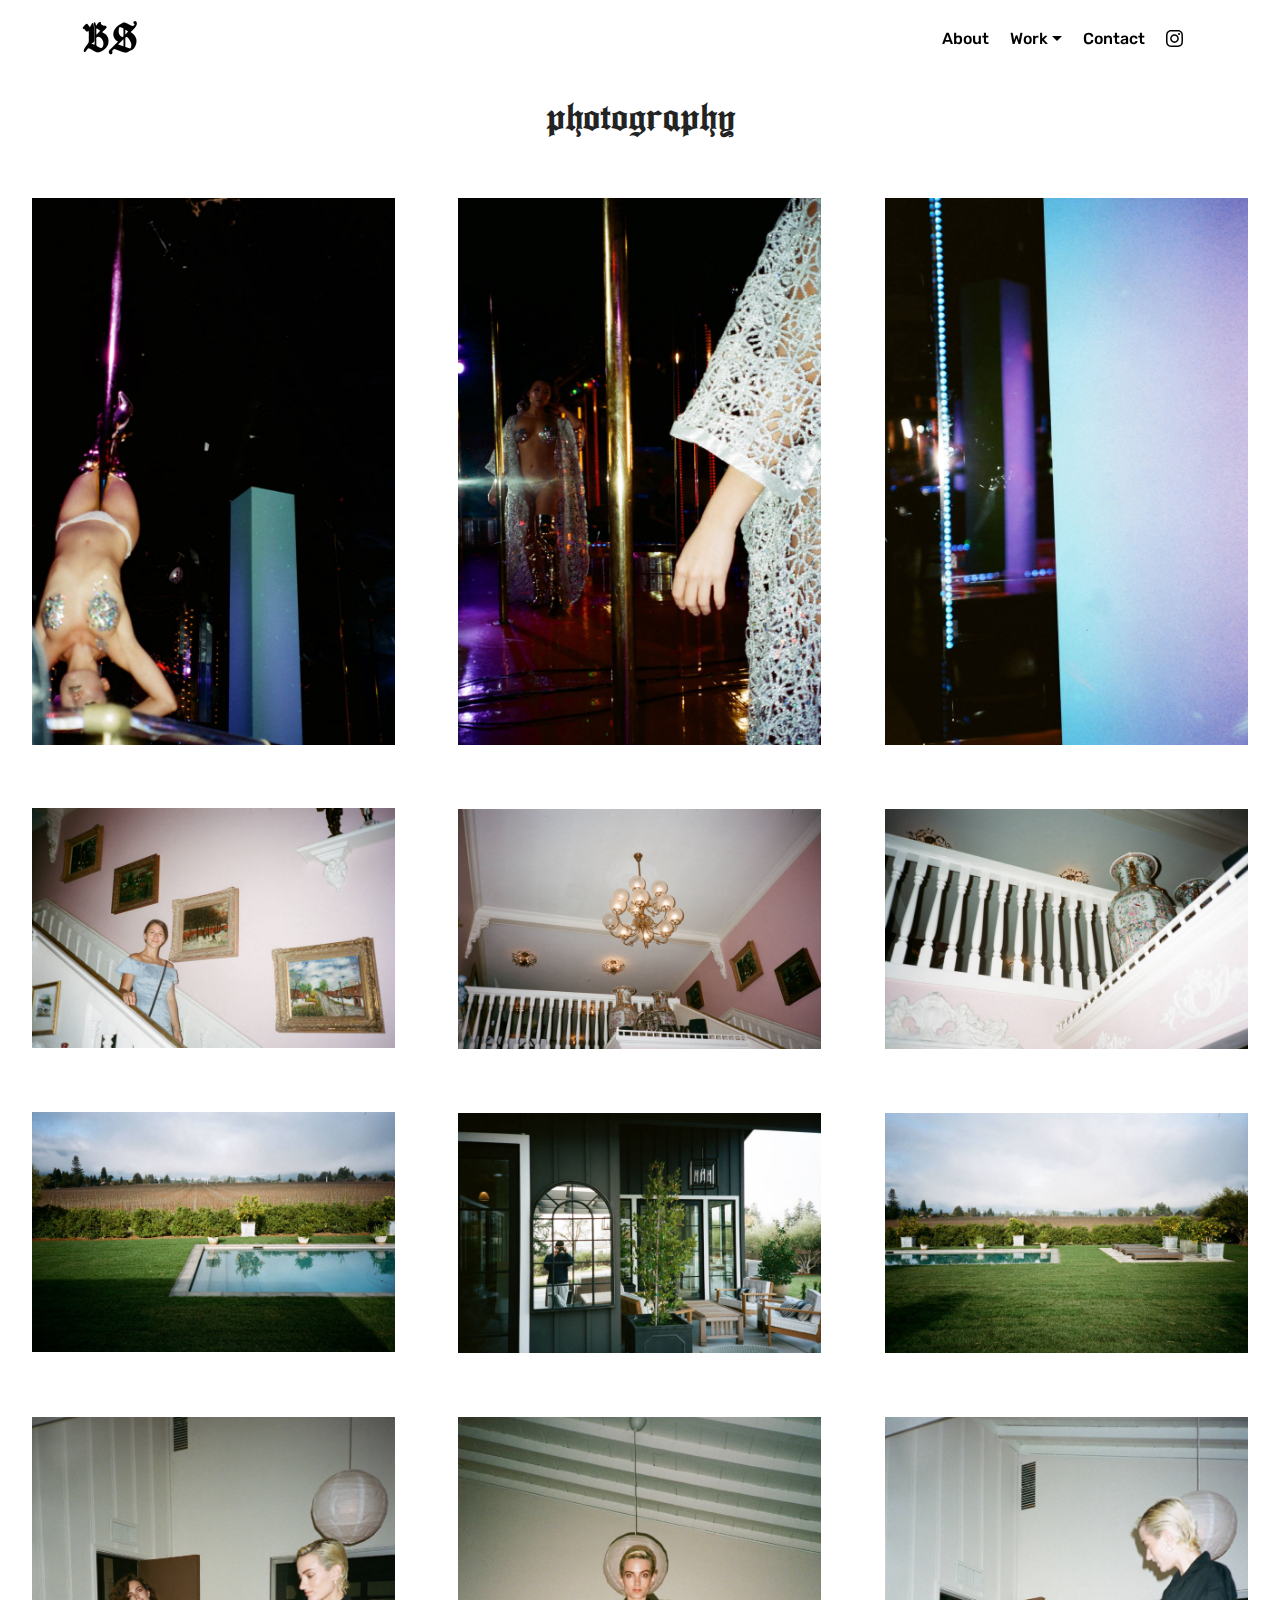
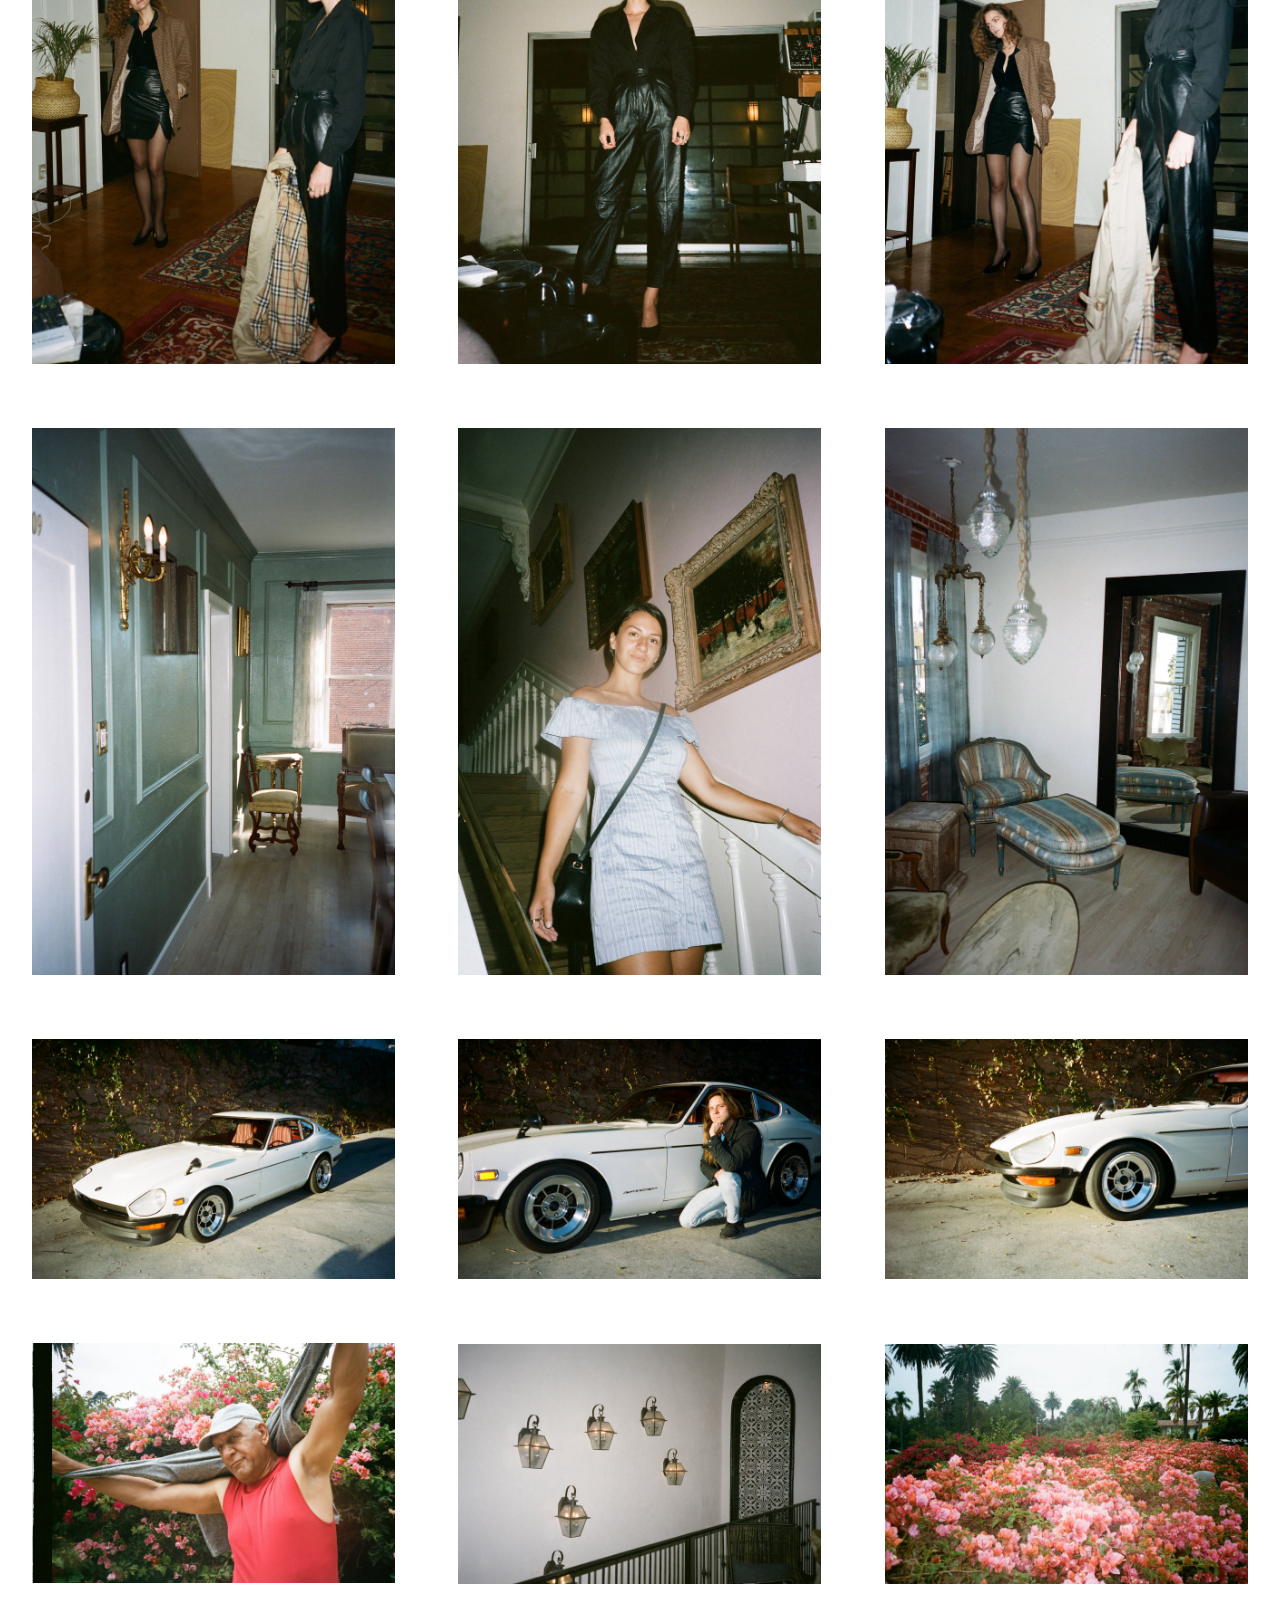
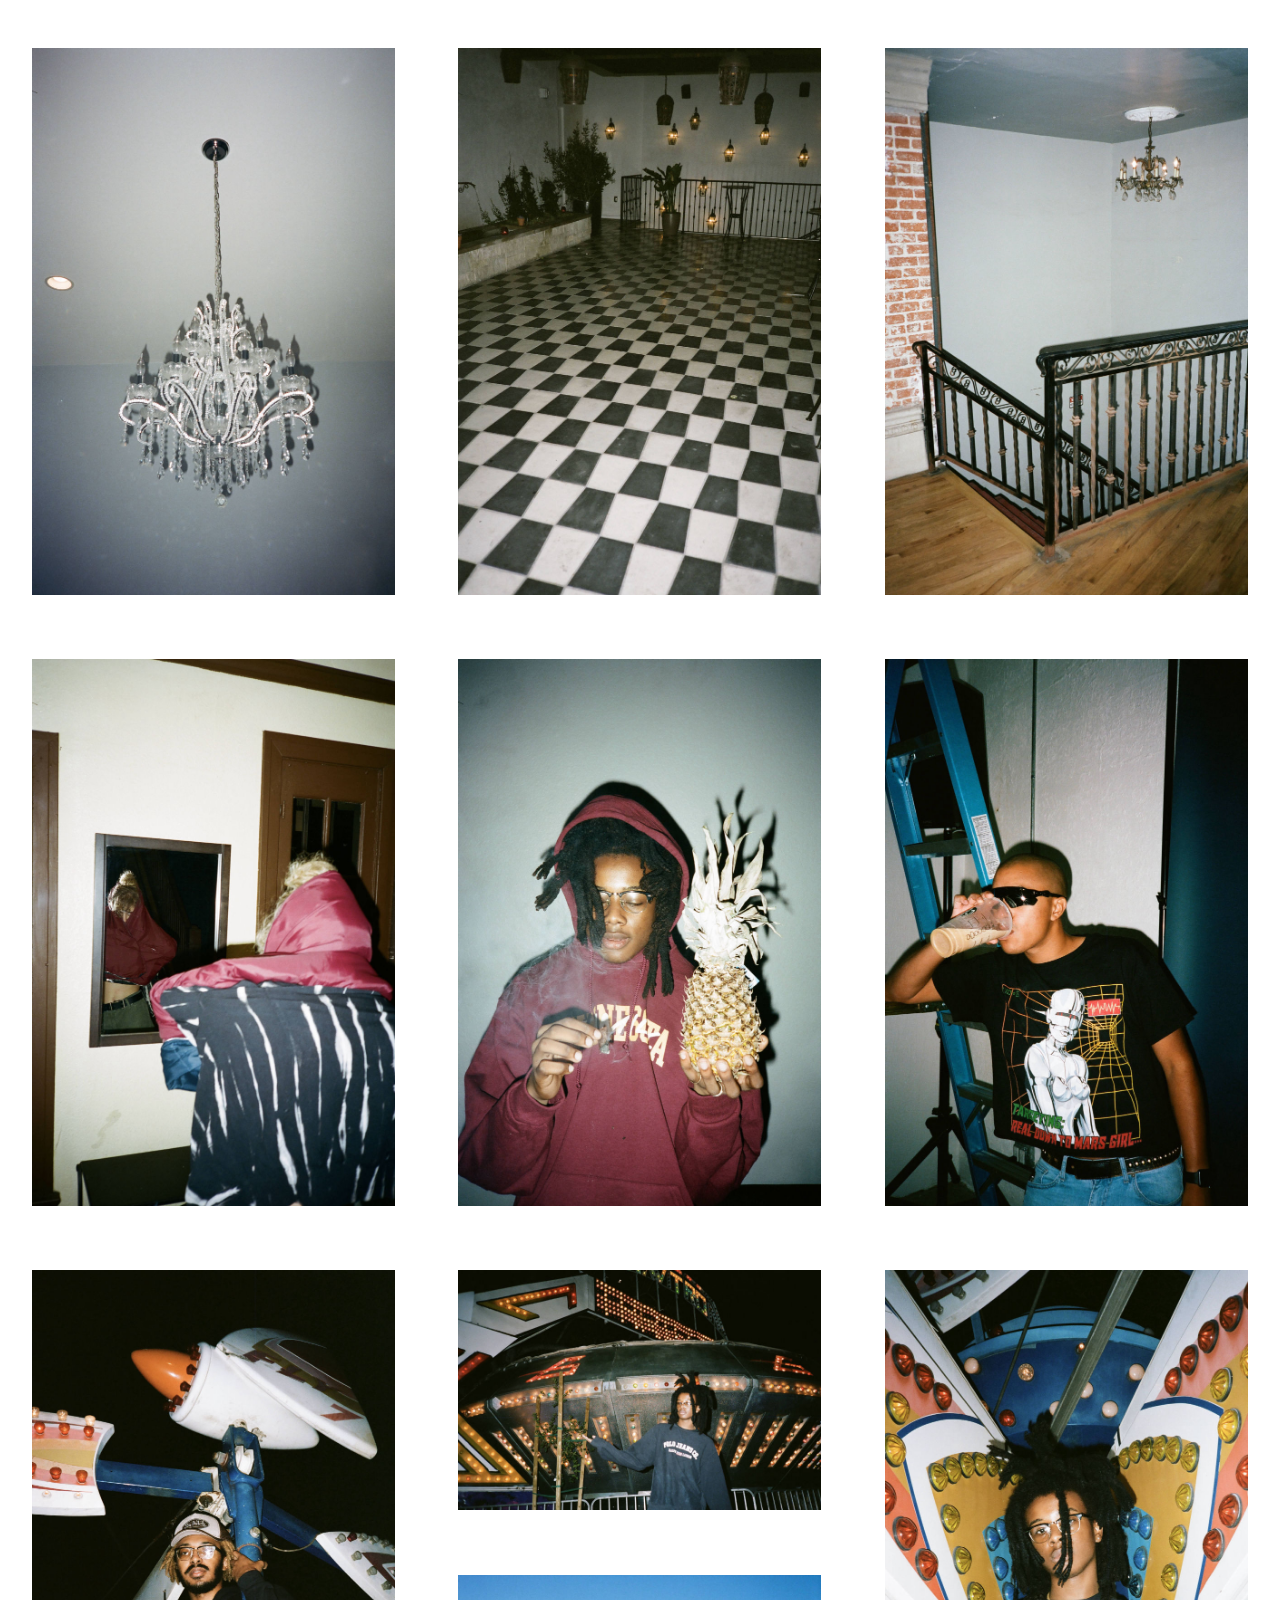
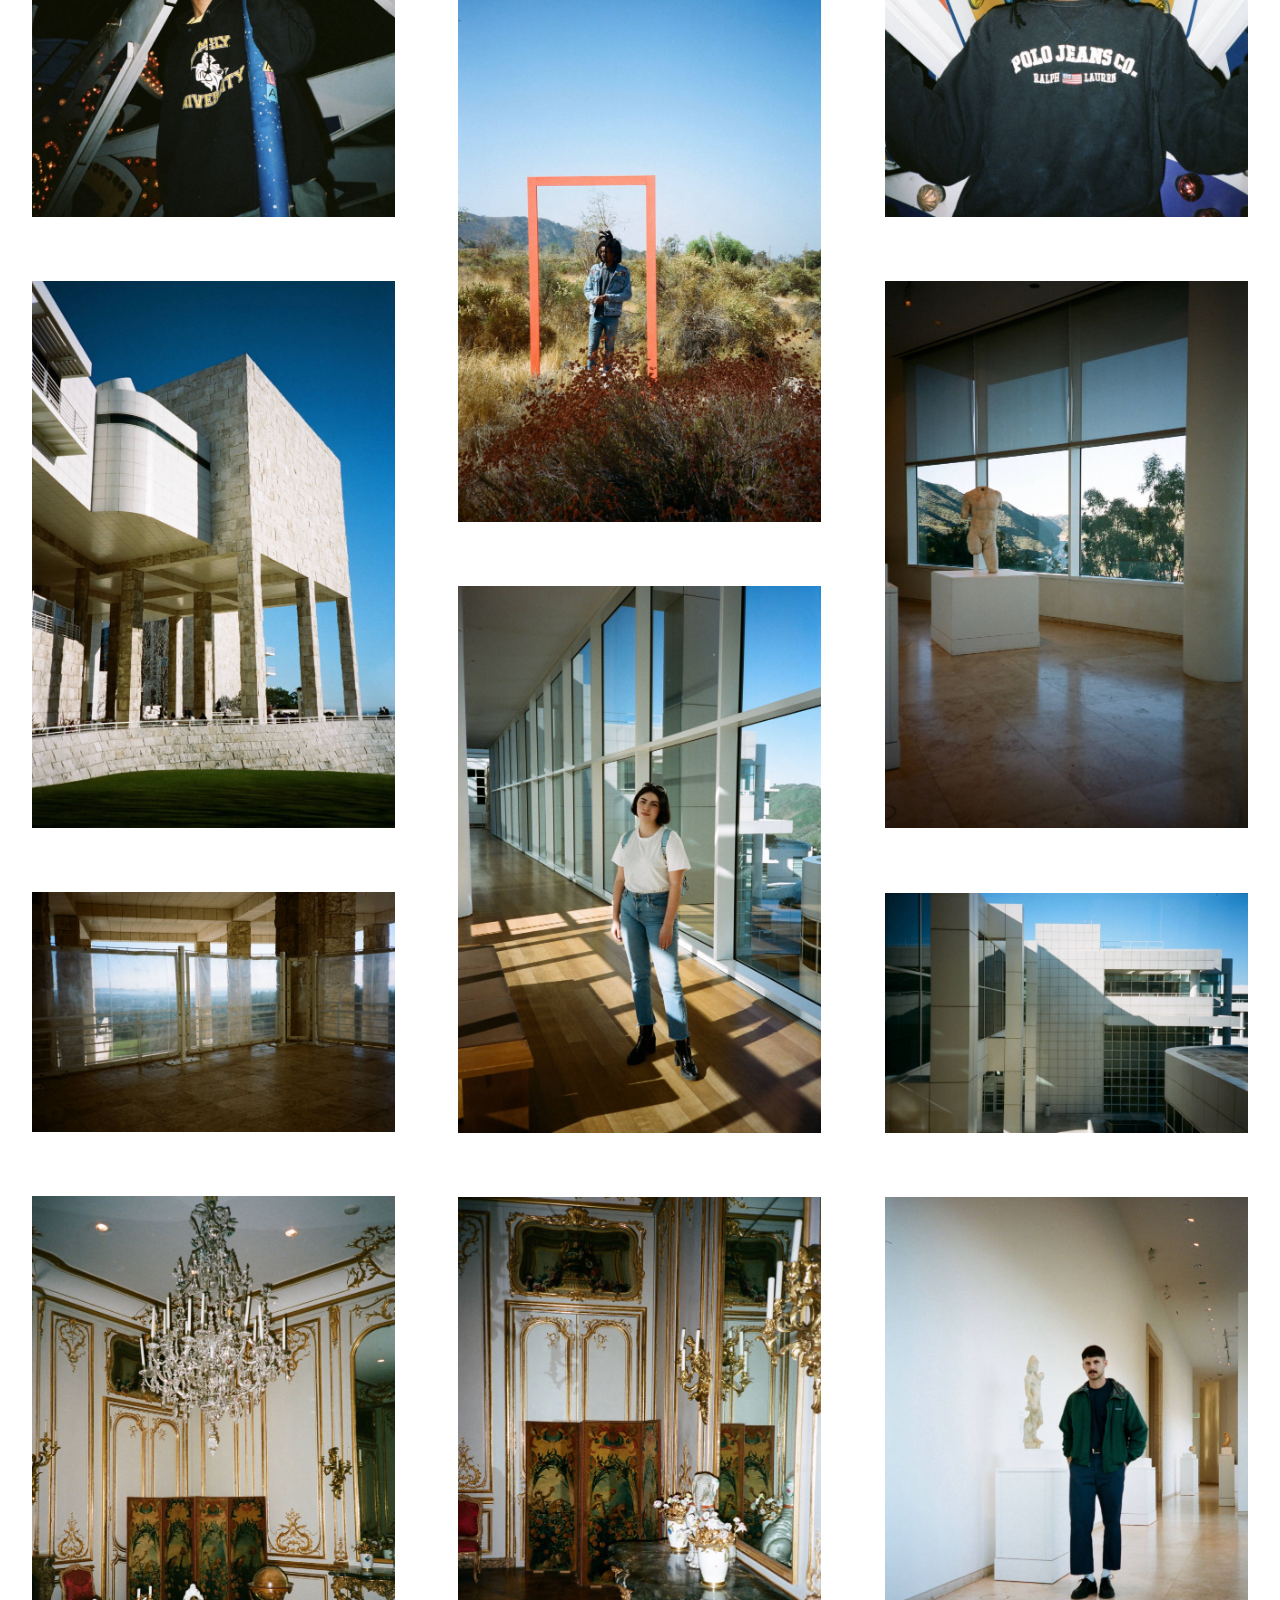
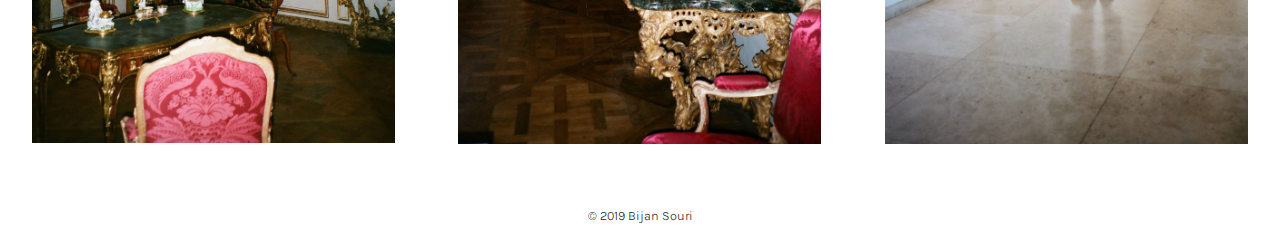
<file: photography.html>
<!DOCTYPE html>
<html >
<head>
  <!-- Site made with Mobirise Website Builder v4.9.3, https://mobirise.com -->
  <meta charset="UTF-8">
  <meta http-equiv="X-UA-Compatible" content="IE=edge">
  <meta name="generator" content="Mobirise v4.9.3, mobirise.com">
  <meta name="viewport" content="width=device-width, initial-scale=1, minimum-scale=1">
  <link rel="shortcut icon" href="assets/images/bs-new-square-128x128.png" type="image/x-icon">
  <meta name="description" content="">
  <title>Photography</title>
  <link rel="stylesheet" href="assets/web/assets/mobirise-icons/mobirise-icons.css">
  <link rel="stylesheet" href="assets/tether/tether.min.css">
  <link rel="stylesheet" href="assets/bootstrap/css/bootstrap.min.css">
  <link rel="stylesheet" href="assets/bootstrap/css/bootstrap-grid.min.css">
  <link rel="stylesheet" href="assets/bootstrap/css/bootstrap-reboot.min.css">
  <link rel="stylesheet" href="assets/dropdown/css/style.css">
  <link rel="stylesheet" href="assets/socicon/css/styles.css">
  <link rel="stylesheet" href="assets/theme/css/style.css">
  <link rel="stylesheet" href="assets/gallery/style.css">
  <link href="assets/fonts/style.css" rel="stylesheet">
  <link rel="stylesheet" href="assets/mobirise/css/mbr-additional.css" type="text/css">
  
  
  
</head>
<body>
  <section class="menu cid-rirH3tmANw" once="menu" id="menu2-6">

    

    <nav class="navbar navbar-expand beta-menu navbar-dropdown align-items-center navbar-fixed-top navbar-toggleable-sm bg-color transparent">
        <button class="navbar-toggler navbar-toggler-right" type="button" data-toggle="collapse" data-target="#navbarSupportedContent" aria-controls="navbarSupportedContent" aria-expanded="false" aria-label="Toggle navigation">
            <div class="hamburger">
                <span></span>
                <span></span>
                <span></span>
                <span></span>
            </div>
        </button>
        <div class="menu-logo">
            <div class="navbar-brand">
                <span class="navbar-logo">
                    <a href="https://bijansouri.com">
                        <img src="assets/images/bs-new-square-122x122.png" alt="Mobirise" title="" style="height: 3.8rem;">
                    </a>
                </span>
                
            </div>
        </div>
        <div class="collapse navbar-collapse" id="navbarSupportedContent">
            <ul class="navbar-nav nav-dropdown nav-right" data-app-modern-menu="true"><li class="nav-item">
                    <a class="nav-link link text-black display-4" href="about.html">
                        About</a>
                </li><li class="nav-item dropdown open"><a class="nav-link link dropdown-toggle text-black display-4" href="https://mobirise.co" data-toggle="dropdown-submenu" aria-expanded="true">
                        Work</a><div class="dropdown-menu"><a class="dropdown-item text-black display-4" href="art.html">Art</a><a class="dropdown-item text-black display-4" href="photography.html">Photograpy</a><a class="dropdown-item text-black display-4" href="video.html">Video</a><a class="dropdown-item text-black display-4" href="scenic.html">Scenic Art</a></div></li><li class="nav-item"><a class="nav-link link text-black display-4" href="contact.html">
                        Contact</a></li><li class="nav-item"><a class="nav-link link text-black display-4" href="https://www.instagram.com/okaybrb/" target="_blank"><span class="socicon socicon-instagram mbr-iconfont mbr-iconfont-btn" style="font-size: 17px;"></span></a></li></ul>
            
        </div>
    </nav>
</section>

<section class="engine"><a href="https://mobirise.info/j">website templates</a></section><section class="header1 cid-rice9BYmhv" id="header16-e">

    

    

    <div class="container">
        <div class="row justify-content-md-center">
            <div class="col-md-10 align-center">
                <h1 class="mbr-section-title mbr-bold pb-3 mbr-fonts-style display-5"><span style="font-weight: normal;">photography</span></h1>
                
                
                
            </div>
        </div>
    </div>

</section>

<section class="mbr-gallery mbr-slider-carousel cid-riccheH9Om" id="gallery3-8">

    

    <div>
        <div><!-- Filter --><!-- Gallery --><div class="mbr-gallery-row"><div class="mbr-gallery-layout-default"><div><div><div class="mbr-gallery-item mbr-gallery-item--p4" data-video-url="false" data-tags="Awesome"><div href="#lb-gallery3-8" data-slide-to="0" data-toggle="modal"><img src="assets/images/01320031-1949x2938-800x1206.jpg" alt="" title=""><span class="icon-focus"></span></div></div><div class="mbr-gallery-item mbr-gallery-item--p4" data-video-url="false" data-tags="Awesome"><div href="#lb-gallery3-8" data-slide-to="1" data-toggle="modal"><img src="assets/images/01320034-2000x3017-800x1207.jpg" alt="" title=""><span class="icon-focus"></span></div></div><div class="mbr-gallery-item mbr-gallery-item--p4" data-video-url="false" data-tags="Awesome"><div href="#lb-gallery3-8" data-slide-to="2" data-toggle="modal"><img src="assets/images/01320033-2000x3017-800x1207.jpg" alt="" title=""><span class="icon-focus"></span></div></div><div class="mbr-gallery-item mbr-gallery-item--p4" data-video-url="false" data-tags="Awesome"><div href="#lb-gallery3-8" data-slide-to="3" data-toggle="modal"><img src="assets/images/89990026-2000x1326-800x530.jpg" alt="" title=""><span class="icon-focus"></span></div></div><div class="mbr-gallery-item mbr-gallery-item--p4" data-video-url="false" data-tags="Awesome"><div href="#lb-gallery3-8" data-slide-to="4" data-toggle="modal"><img src="assets/images/89990028-2000x1326-800x530.jpg" alt="" title=""><span class="icon-focus"></span></div></div><div class="mbr-gallery-item mbr-gallery-item--p4" data-video-url="false" data-tags="Awesome"><div href="#lb-gallery3-8" data-slide-to="5" data-toggle="modal"><img src="assets/images/89990027-2000x1326-800x530.jpg" alt="" title=""><span class="icon-focus"></span></div></div><div class="mbr-gallery-item mbr-gallery-item--p4" data-video-url="false" data-tags="Awesome"><div href="#lb-gallery3-8" data-slide-to="6" data-toggle="modal"><img src="assets/images/47140030-2000x1326-800x530.jpg" alt="" title=""><span class="icon-focus"></span></div></div><div class="mbr-gallery-item mbr-gallery-item--p4" data-video-url="false" data-tags="Awesome"><div href="#lb-gallery3-8" data-slide-to="7" data-toggle="modal"><img src="assets/images/47140027-2000x1326-800x530.jpg" alt="" title=""><span class="icon-focus"></span></div></div><div class="mbr-gallery-item mbr-gallery-item--p4" data-video-url="false" data-tags="Awesome"><div href="#lb-gallery3-8" data-slide-to="8" data-toggle="modal"><img src="assets/images/47140029-2000x1326-800x530.jpg" alt="" title=""><span class="icon-focus"></span></div></div><div class="mbr-gallery-item mbr-gallery-item--p4" data-video-url="false" data-tags="Awesome"><div href="#lb-gallery3-8" data-slide-to="9" data-toggle="modal"><img src="assets/images/47140021-2000x3017-800x1207.jpg" alt="" title=""><span class="icon-focus"></span></div></div><div class="mbr-gallery-item mbr-gallery-item--p4" data-video-url="false" data-tags="Awesome"><div href="#lb-gallery3-8" data-slide-to="10" data-toggle="modal"><img src="assets/images/47140023-2000x3017-800x1207.jpg" alt="" title=""><span class="icon-focus"></span></div></div><div class="mbr-gallery-item mbr-gallery-item--p4" data-video-url="false" data-tags="Awesome"><div href="#lb-gallery3-8" data-slide-to="11" data-toggle="modal"><img src="assets/images/47140022-2000x3017-800x1207.jpg" alt="" title=""><span class="icon-focus"></span></div></div><div class="mbr-gallery-item mbr-gallery-item--p4" data-video-url="false" data-tags="Awesome"><div href="#lb-gallery3-8" data-slide-to="12" data-toggle="modal"><img src="assets/images/47150008-2000x3017-800x1207.jpg" alt="" title=""><span class="icon-focus"></span></div></div><div class="mbr-gallery-item mbr-gallery-item--p4" data-video-url="false" data-tags="Awesome"><div href="#lb-gallery3-8" data-slide-to="13" data-toggle="modal"><img src="assets/images/89990025-2000x3017-800x1207.jpg" alt="" title=""><span class="icon-focus"></span></div></div><div class="mbr-gallery-item mbr-gallery-item--p4" data-video-url="false" data-tags="Awesome"><div href="#lb-gallery3-8" data-slide-to="14" data-toggle="modal"><img src="assets/images/47150010-2000x3017-800x1207.jpg" alt="" title=""><span class="icon-focus"></span></div></div><div class="mbr-gallery-item mbr-gallery-item--p4" data-video-url="false" data-tags="Awesome"><div href="#lb-gallery3-8" data-slide-to="15" data-toggle="modal"><img src="assets/images/47150023-2000x1326-800x530.jpg" alt="" title=""><span class="icon-focus"></span></div></div><div class="mbr-gallery-item mbr-gallery-item--p4" data-video-url="false" data-tags="Awesome"><div href="#lb-gallery3-8" data-slide-to="16" data-toggle="modal"><img src="assets/images/47150021-2000x1326-800x530.jpg" alt="" title=""><span class="icon-focus"></span></div></div><div class="mbr-gallery-item mbr-gallery-item--p4" data-video-url="false" data-tags="Awesome"><div href="#lb-gallery3-8" data-slide-to="17" data-toggle="modal"><img src="assets/images/47150030-2000x1326-800x530.jpg" alt="" title=""><span class="icon-focus"></span></div></div><div class="mbr-gallery-item mbr-gallery-item--p4" data-video-url="false" data-tags="Awesome"><div href="#lb-gallery3-8" data-slide-to="18" data-toggle="modal"><img src="assets/images/89990001-2-2000x1326-800x530.jpg" alt="" title=""><span class="icon-focus"></span></div></div><div class="mbr-gallery-item mbr-gallery-item--p4" data-video-url="false" data-tags="Awesome"><div href="#lb-gallery3-8" data-slide-to="19" data-toggle="modal"><img src="assets/images/30350034-2000x1326-800x530.jpg" alt="" title=""><span class="icon-focus"></span></div></div><div class="mbr-gallery-item mbr-gallery-item--p4" data-video-url="false" data-tags="Awesome"><div href="#lb-gallery3-8" data-slide-to="20" data-toggle="modal"><img src="assets/images/89990022-2000x1326-800x530.jpg" alt="" title=""><span class="icon-focus"></span></div></div><div class="mbr-gallery-item mbr-gallery-item--p4" data-video-url="false" data-tags="Awesome"><div href="#lb-gallery3-8" data-slide-to="21" data-toggle="modal"><img src="assets/images/47150020-2000x3017-800x1207.jpg" alt="" title=""><span class="icon-focus"></span></div></div><div class="mbr-gallery-item mbr-gallery-item--p4" data-video-url="false" data-tags="Awesome"><div href="#lb-gallery3-8" data-slide-to="22" data-toggle="modal"><img src="assets/images/30350030-2000x3017-800x1207.jpg" alt="" title=""><span class="icon-focus"></span></div></div><div class="mbr-gallery-item mbr-gallery-item--p4" data-video-url="false" data-tags="Awesome"><div href="#lb-gallery3-8" data-slide-to="23" data-toggle="modal"><img src="assets/images/47150005-2000x3017-800x1207.jpg" alt="" title=""><span class="icon-focus"></span></div></div><div class="mbr-gallery-item mbr-gallery-item--p4" data-video-url="false" data-tags="Awesome"><div href="#lb-gallery3-8" data-slide-to="24" data-toggle="modal"><img src="assets/images/47140004-2000x3017-800x1207.jpg" alt="" title=""><span class="icon-focus"></span></div></div><div class="mbr-gallery-item mbr-gallery-item--p4" data-video-url="false" data-tags="Awesome"><div href="#lb-gallery3-8" data-slide-to="25" data-toggle="modal"><img src="assets/images/47150019-2000x3017-800x1207.jpg" alt="" title=""><span class="icon-focus"></span></div></div><div class="mbr-gallery-item mbr-gallery-item--p4" data-video-url="false" data-tags="Awesome"><div href="#lb-gallery3-8" data-slide-to="26" data-toggle="modal"><img src="assets/images/92630037-2000x3017-800x1207.jpg" alt="" title=""><span class="icon-focus"></span></div></div><div class="mbr-gallery-item mbr-gallery-item--p4" data-video-url="false" data-tags="Awesome"><div href="#lb-gallery3-8" data-slide-to="27" data-toggle="modal"><img src="assets/images/01760021-2000x3017-800x1207.jpg" alt="" title=""><span class="icon-focus"></span></div></div><div class="mbr-gallery-item mbr-gallery-item--p4" data-video-url="false" data-tags="Awesome"><div href="#lb-gallery3-8" data-slide-to="28" data-toggle="modal"><img src="assets/images/01760031-2000x1326-800x530.jpg" alt="" title=""><span class="icon-focus"></span></div></div><div class="mbr-gallery-item mbr-gallery-item--p4" data-video-url="false" data-tags="Awesome"><div href="#lb-gallery3-8" data-slide-to="29" data-toggle="modal"><img src="assets/images/01760019-2000x3017-800x1207.jpg" alt="" title=""><span class="icon-focus"></span></div></div><div class="mbr-gallery-item mbr-gallery-item--p4" data-video-url="false" data-tags="Awesome"><div href="#lb-gallery3-8" data-slide-to="30" data-toggle="modal"><img src="assets/images/fullsizerender-12-2000x3017-800x1207.jpg" alt="" title=""><span class="icon-focus"></span></div></div><div class="mbr-gallery-item mbr-gallery-item--p4" data-video-url="false" data-tags="Awesome"><div href="#lb-gallery3-8" data-slide-to="31" data-toggle="modal"><img src="assets/images/62390011-2000x3017-800x1207.jpg" alt="" title=""><span class="icon-focus"></span></div></div><div class="mbr-gallery-item mbr-gallery-item--p4" data-video-url="false" data-tags="Awesome"><div href="#lb-gallery3-8" data-slide-to="32" data-toggle="modal"><img src="assets/images/62380032-2000x3017-800x1207.jpg" alt="" title=""><span class="icon-focus"></span></div></div><div class="mbr-gallery-item mbr-gallery-item--p4" data-video-url="false" data-tags="Awesome"><div href="#lb-gallery3-8" data-slide-to="33" data-toggle="modal"><img src="assets/images/62390021-2000x3017-800x1207.jpg" alt="" title=""><span class="icon-focus"></span></div></div><div class="mbr-gallery-item mbr-gallery-item--p4" data-video-url="false" data-tags="Awesome"><div href="#lb-gallery3-8" data-slide-to="34" data-toggle="modal"><img src="assets/images/62390015-2000x1326-800x530.jpg" alt="" title=""><span class="icon-focus"></span></div></div><div class="mbr-gallery-item mbr-gallery-item--p4" data-video-url="false" data-tags="Awesome"><div href="#lb-gallery3-8" data-slide-to="35" data-toggle="modal"><img src="assets/images/62390022-1-2000x1326-800x530.jpg" alt="" title=""><span class="icon-focus"></span></div></div><div class="mbr-gallery-item mbr-gallery-item--p4" data-video-url="false" data-tags="Awesome"><div href="#lb-gallery3-8" data-slide-to="36" data-toggle="modal"><img src="assets/images/62380034-2000x3017-800x1207.jpg" alt="" title=""><span class="icon-focus"></span></div></div><div class="mbr-gallery-item mbr-gallery-item--p4" data-video-url="false" data-tags="Awesome"><div href="#lb-gallery3-8" data-slide-to="37" data-toggle="modal"><img src="assets/images/62380036-2000x3017-800x1207.jpg" alt="" title=""><span class="icon-focus"></span></div></div><div class="mbr-gallery-item mbr-gallery-item--p4" data-video-url="false" data-tags="Awesome"><div href="#lb-gallery3-8" data-slide-to="38" data-toggle="modal"><img src="assets/images/62380031-2000x3017-800x1207.jpg" alt="" title=""><span class="icon-focus"></span></div></div></div></div><div class="clearfix"></div></div></div><!-- Lightbox --><div data-app-prevent-settings="" class="mbr-slider modal fade carousel slide" tabindex="-1" data-keyboard="true" data-interval="false" id="lb-gallery3-8"><div class="modal-dialog"><div class="modal-content"><div class="modal-body"><div class="carousel-inner"><div class="carousel-item"><img src="assets/images/01320031-1949x2938.jpg" alt="" title=""></div><div class="carousel-item"><img src="assets/images/01320034-2000x3017.jpg" alt="" title=""></div><div class="carousel-item"><img src="assets/images/01320033-2000x3017.jpg" alt="" title=""></div><div class="carousel-item"><img src="assets/images/89990026-2000x1326.jpg" alt="" title=""></div><div class="carousel-item"><img src="assets/images/89990028-2000x1326.jpg" alt="" title=""></div><div class="carousel-item"><img src="assets/images/89990027-2000x1326.jpg" alt="" title=""></div><div class="carousel-item"><img src="assets/images/47140030-2000x1326.jpg" alt="" title=""></div><div class="carousel-item"><img src="assets/images/47140027-2000x1326.jpg" alt="" title=""></div><div class="carousel-item"><img src="assets/images/47140029-2000x1326.jpg" alt="" title=""></div><div class="carousel-item"><img src="assets/images/47140021-2000x3017.jpg" alt="" title=""></div><div class="carousel-item"><img src="assets/images/47140023-2000x3017.jpg" alt="" title=""></div><div class="carousel-item"><img src="assets/images/47140022-2000x3017.jpg" alt="" title=""></div><div class="carousel-item"><img src="assets/images/47150008-2000x3017.jpg" alt="" title=""></div><div class="carousel-item"><img src="assets/images/89990025-2000x3017.jpg" alt="" title=""></div><div class="carousel-item"><img src="assets/images/47150010-2000x3017.jpg" alt="" title=""></div><div class="carousel-item"><img src="assets/images/47150023-2000x1326.jpg" alt="" title=""></div><div class="carousel-item"><img src="assets/images/47150021-2000x1326.jpg" alt="" title=""></div><div class="carousel-item"><img src="assets/images/47150030-2000x1326.jpg" alt="" title=""></div><div class="carousel-item"><img src="assets/images/89990001-2-2000x1326.jpg" alt="" title=""></div><div class="carousel-item"><img src="assets/images/30350034-2000x1326.jpg" alt="" title=""></div><div class="carousel-item"><img src="assets/images/89990022-2000x1326.jpg" alt="" title=""></div><div class="carousel-item"><img src="assets/images/47150020-2000x3017.jpg" alt="" title=""></div><div class="carousel-item"><img src="assets/images/30350030-2000x3017.jpg" alt="" title=""></div><div class="carousel-item"><img src="assets/images/47150005-2000x3017.jpg" alt="" title=""></div><div class="carousel-item"><img src="assets/images/47140004-2000x3017.jpg" alt="" title=""></div><div class="carousel-item"><img src="assets/images/47150019-2000x3017.jpg" alt="" title=""></div><div class="carousel-item"><img src="assets/images/92630037-2000x3017.jpg" alt="" title=""></div><div class="carousel-item"><img src="assets/images/01760021-2000x3017.jpg" alt="" title=""></div><div class="carousel-item"><img src="assets/images/01760031-2000x1326.jpg" alt="" title=""></div><div class="carousel-item"><img src="assets/images/01760019-2000x3017.jpg" alt="" title=""></div><div class="carousel-item"><img src="assets/images/fullsizerender-12-2000x3017.jpg" alt="" title=""></div><div class="carousel-item"><img src="assets/images/62390011-2000x3017.jpg" alt="" title=""></div><div class="carousel-item"><img src="assets/images/62380032-2000x3017.jpg" alt="" title=""></div><div class="carousel-item"><img src="assets/images/62390021-2000x3017.jpg" alt="" title=""></div><div class="carousel-item active"><img src="assets/images/62390015-2000x1326.jpg" alt="" title=""></div><div class="carousel-item"><img src="assets/images/62390022-1-2000x1326.jpg" alt="" title=""></div><div class="carousel-item"><img src="assets/images/62380034-2000x3017.jpg" alt="" title=""></div><div class="carousel-item"><img src="assets/images/62380036-2000x3017.jpg" alt="" title=""></div><div class="carousel-item"><img src="assets/images/62380031-2000x3017.jpg" alt="" title=""></div></div><a class="carousel-control carousel-control-prev" role="button" data-slide="prev" href="#lb-gallery3-8"><span class="mbri-left mbr-iconfont" aria-hidden="true"></span><span class="sr-only">Previous</span></a><a class="carousel-control carousel-control-next" role="button" data-slide="next" href="#lb-gallery3-8"><span class="mbri-right mbr-iconfont" aria-hidden="true"></span><span class="sr-only">Next</span></a><a class="close" href="#" role="button" data-dismiss="modal"><span class="sr-only">Close</span></a></div></div></div></div></div>
    </div>

</section>

<section once="" class="cid-riuXQ9aSrH" id="footer6-3">

    

    

    <div class="container">
        <div class="media-container-row align-center mbr-white">
            <div class="col-12">
                <p class="mbr-text mb-0 mbr-fonts-style display-2">
                    © 2019 Bijan Souri</p>
            </div>
        </div>
    </div>
</section>


  <script src="assets/web/assets/jquery/jquery.min.js"></script>
  <script src="assets/popper/popper.min.js"></script>
  <script src="assets/tether/tether.min.js"></script>
  <script src="assets/bootstrap/js/bootstrap.min.js"></script>
  <script src="assets/smoothscroll/smooth-scroll.js"></script>
  <script src="assets/dropdown/js/script.min.js"></script>
  <script src="assets/masonry/masonry.pkgd.min.js"></script>
  <script src="assets/imagesloaded/imagesloaded.pkgd.min.js"></script>
  <script src="assets/bootstrapcarouselswipe/bootstrap-carousel-swipe.js"></script>
  <script src="assets/vimeoplayer/jquery.mb.vimeo_player.js"></script>
  <script src="assets/touchswipe/jquery.touch-swipe.min.js"></script>
  <script src="assets/theme/js/script.js"></script>
  <script src="assets/gallery/player.min.js"></script>
  <script src="assets/gallery/script.js"></script>
  <script src="assets/slidervideo/script.js"></script>
  
  
</body>
</html>
</file>
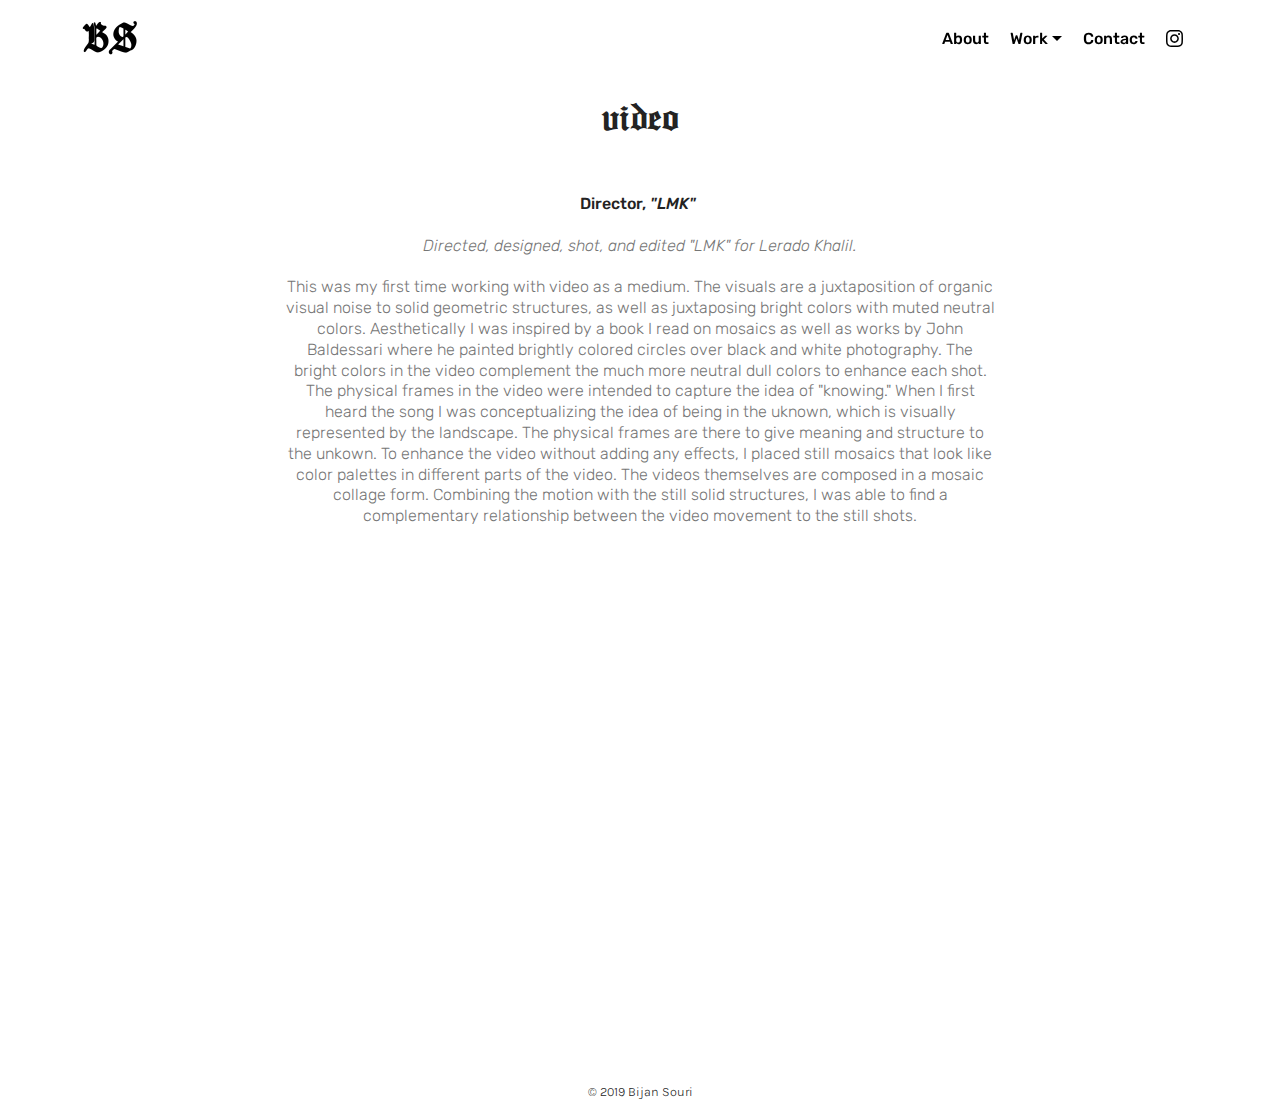
<file: video.html>
<!DOCTYPE html>
<html >
<head>
  <!-- Site made with Mobirise Website Builder v4.9.3, https://mobirise.com -->
  <meta charset="UTF-8">
  <meta http-equiv="X-UA-Compatible" content="IE=edge">
  <meta name="generator" content="Mobirise v4.9.3, mobirise.com">
  <meta name="viewport" content="width=device-width, initial-scale=1, minimum-scale=1">
  <link rel="shortcut icon" href="assets/images/bs-new-square-128x128.png" type="image/x-icon">
  <meta name="description" content="">
  <title>Video</title>
  <link rel="stylesheet" href="assets/web/assets/mobirise-icons/mobirise-icons.css">
  <link rel="stylesheet" href="assets/tether/tether.min.css">
  <link rel="stylesheet" href="assets/bootstrap/css/bootstrap.min.css">
  <link rel="stylesheet" href="assets/bootstrap/css/bootstrap-grid.min.css">
  <link rel="stylesheet" href="assets/bootstrap/css/bootstrap-reboot.min.css">
  <link rel="stylesheet" href="assets/dropdown/css/style.css">
  <link rel="stylesheet" href="assets/socicon/css/styles.css">
  <link rel="stylesheet" href="assets/theme/css/style.css">
  <link href="assets/fonts/style.css" rel="stylesheet">
  <link rel="stylesheet" href="assets/mobirise/css/mbr-additional.css" type="text/css">
  
  
  
</head>
<body>
  <section class="menu cid-rirHaiqyUX" once="menu" id="menu2-8">

    

    <nav class="navbar navbar-expand beta-menu navbar-dropdown align-items-center navbar-fixed-top navbar-toggleable-sm bg-color transparent">
        <button class="navbar-toggler navbar-toggler-right" type="button" data-toggle="collapse" data-target="#navbarSupportedContent" aria-controls="navbarSupportedContent" aria-expanded="false" aria-label="Toggle navigation">
            <div class="hamburger">
                <span></span>
                <span></span>
                <span></span>
                <span></span>
            </div>
        </button>
        <div class="menu-logo">
            <div class="navbar-brand">
                <span class="navbar-logo">
                    <a href="https://bijansouri.com">
                        <img src="assets/images/bs-new-square-122x122.png" alt="Mobirise" title="" style="height: 3.8rem;">
                    </a>
                </span>
                
            </div>
        </div>
        <div class="collapse navbar-collapse" id="navbarSupportedContent">
            <ul class="navbar-nav nav-dropdown nav-right" data-app-modern-menu="true"><li class="nav-item">
                    <a class="nav-link link text-black display-4" href="about.html">
                        About</a>
                </li><li class="nav-item dropdown open"><a class="nav-link link dropdown-toggle text-black display-4" href="https://mobirise.co" data-toggle="dropdown-submenu" aria-expanded="true">
                        Work</a><div class="dropdown-menu"><a class="dropdown-item text-black display-4" href="art.html">Art</a><a class="dropdown-item text-black display-4" href="photography.html">Photograpy</a><a class="dropdown-item text-black display-4" href="video.html">Video</a><a class="dropdown-item text-black display-4" href="scenic.html">Scenic Art</a></div></li><li class="nav-item"><a class="nav-link link text-black display-4" href="contact.html">
                        Contact</a></li><li class="nav-item"><a class="nav-link link text-black display-4" href="https://www.instagram.com/okaybrb/" target="_blank"><span class="socicon socicon-instagram mbr-iconfont mbr-iconfont-btn" style="font-size: 17px;"></span></a></li></ul>
            
        </div>
    </nav>
</section>

<section class="engine"><a href="https://mobirise.info/t">amp template</a></section><section class="header1 cid-ricedDL3mo" id="header16-f">

    

    

    <div class="container">
        <div class="row justify-content-md-center">
            <div class="col-md-10 align-center">
                <h1 class="mbr-section-title mbr-bold pb-3 mbr-fonts-style display-5"><span style="font-weight: normal;">video</span></h1>
                
                
                
            </div>
        </div>
    </div>

</section>

<section class="mbr-section content4 cid-ripgdvdt5x" id="content4-a">

    

    <div class="container">
        <div class="media-container-row">
            <div class="title col-12 col-md-8">
                <h2 class="align-center pb-3 mbr-fonts-style display-7">Director, <em>"LMK"&nbsp;</em></h2>
                <h3 class="mbr-section-subtitle align-center mbr-light mbr-fonts-style display-4"><em>Directed, designed, shot, and edited "LMK" for Lerado Khalil.<br></em><br>This was my first time working with video as a medium. The visuals are a juxtaposition of organic visual noise to solid geometric structures, as well as juxtaposing bright colors with muted neutral colors. Aesthetically I was inspired by a book I read on mosaics as well as works by John Baldessari where he painted brightly colored circles over black and white photography. The bright colors in the video complement the much more neutral dull colors to enhance each shot. The physical frames in the video were intended to capture the idea of "knowing." When I first heard the song I was conceptualizing the idea of being in the uknown, which is visually represented by the landscape. The physical frames are there to give meaning and structure to the unkown. 
To enhance the video without adding any effects, I placed still mosaics that look like color palettes in different parts of the video. The videos themselves are composed in a mosaic collage form. Combining the motion with the still solid structures, I was able to find a complementary relationship between the video movement to the still shots.</h3>
                
            </div>
        </div>
    </div>
</section>

<section class="cid-riccJmR5gZ" id="video1-b">

    
    
    <figure class="mbr-figure align-center container">
        <div class="video-block" style="width: 66%;">
            <div><iframe class="mbr-embedded-video" src="https://www.youtube.com/embed/UO3OK2P3tYQ?rel=0&amp;amp;showinfo=0&amp;autoplay=0&amp;loop=0" width="1280" height="720" frameborder="0" allowfullscreen></iframe></div>
        </div>
    </figure>
</section>

<section once="" class="cid-ritCJfpwxk" id="footer6-l">

    

    

    <div class="container">
        <div class="media-container-row align-center mbr-white">
            <div class="col-12">
                <p class="mbr-text mb-0 mbr-fonts-style display-2">
                    © 2019 Bijan Souri</p>
            </div>
        </div>
    </div>
</section>


  <script src="assets/web/assets/jquery/jquery.min.js"></script>
  <script src="assets/popper/popper.min.js"></script>
  <script src="assets/tether/tether.min.js"></script>
  <script src="assets/bootstrap/js/bootstrap.min.js"></script>
  <script src="assets/smoothscroll/smooth-scroll.js"></script>
  <script src="assets/dropdown/js/script.min.js"></script>
  <script src="assets/touchswipe/jquery.touch-swipe.min.js"></script>
  <script src="assets/theme/js/script.js"></script>
  
  
</body>
</html>
</file>
<file: assets/web/assets/mobirise-icons/mobirise-icons.css>
@font-face {
  font-family: 'MobiriseIcons';
  src:  url('mobirise-icons.eot?spat4u');
  src:  url('mobirise-icons.eot?spat4u#iefix') format('embedded-opentype'),
    url('mobirise-icons.ttf?spat4u') format('truetype'),
    url('mobirise-icons.woff?spat4u') format('woff'),
    url('mobirise-icons.svg?spat4u#MobiriseIcons') format('svg');
  font-weight: normal;
  font-style: normal;
}

[class^="mbri-"], [class*=" mbri-"] {
  /* use !important to prevent issues with browser extensions that change fonts */
  font-family: MobiriseIcons !important;
  speak: none;
  font-style: normal;
  font-weight: normal;
  font-variant: normal;
  text-transform: none;
  line-height: 1;

  /* Better Font Rendering =========== */
  -webkit-font-smoothing: antialiased;
  -moz-osx-font-smoothing: grayscale;
}

.mbri-add-submenu:before {
  content: "\e900";
}
.mbri-alert:before {
  content: "\e901";
}
.mbri-align-center:before {
  content: "\e902";
}
.mbri-align-justify:before {
  content: "\e903";
}
.mbri-align-left:before {
  content: "\e904";
}
.mbri-align-right:before {
  content: "\e905";
}
.mbri-android:before {
  content: "\e906";
}
.mbri-apple:before {
  content: "\e907";
}
.mbri-arrow-down:before {
  content: "\e908";
}
.mbri-arrow-next:before {
  content: "\e909";
}
.mbri-arrow-prev:before {
  content: "\e90a";
}
.mbri-arrow-up:before {
  content: "\e90b";
}
.mbri-bold:before {
  content: "\e90c";
}
.mbri-bookmark:before {
  content: "\e90d";
}
.mbri-bootstrap:before {
  content: "\e90e";
}
.mbri-briefcase:before {
  content: "\e90f";
}
.mbri-browse:before {
  content: "\e910";
}
.mbri-bulleted-list:before {
  content: "\e911";
}
.mbri-calendar:before {
  content: "\e912";
}
.mbri-camera:before {
  content: "\e913";
}
.mbri-cart-add:before {
  content: "\e914";
}
.mbri-cart-full:before {
  content: "\e915";
}
.mbri-cash:before {
  content: "\e916";
}
.mbri-change-style:before {
  content: "\e917";
}
.mbri-chat:before {
  content: "\e918";
}
.mbri-clock:before {
  content: "\e919";
}
.mbri-close:before {
  content: "\e91a";
}
.mbri-cloud:before {
  content: "\e91b";
}
.mbri-code:before {
  content: "\e91c";
}
.mbri-contact-form:before {
  content: "\e91d";
}
.mbri-credit-card:before {
  content: "\e91e";
}
.mbri-cursor-click:before {
  content: "\e91f";
}
.mbri-cust-feedback:before {
  content: "\e920";
}
.mbri-database:before {
  content: "\e921";
}
.mbri-delivery:before {
  content: "\e922";
}
.mbri-desktop:before {
  content: "\e923";
}
.mbri-devices:before {
  content: "\e924";
}
.mbri-down:before {
  content: "\e925";
}
.mbri-download:before {
  content: "\e989";
}
.mbri-drag-n-drop:before {
  content: "\e927";
}
.mbri-drag-n-drop2:before {
  content: "\e928";
}
.mbri-edit:before {
  content: "\e929";
}
.mbri-edit2:before {
  content: "\e92a";
}
.mbri-error:before {
  content: "\e92b";
}
.mbri-extension:before {
  content: "\e92c";
}
.mbri-features:before {
  content: "\e92d";
}
.mbri-file:before {
  content: "\e92e";
}
.mbri-flag:before {
  content: "\e92f";
}
.mbri-folder:before {
  content: "\e930";
}
.mbri-gift:before {
  content: "\e931";
}
.mbri-github:before {
  content: "\e932";
}
.mbri-globe:before {
  content: "\e933";
}
.mbri-globe-2:before {
  content: "\e934";
}
.mbri-growing-chart:before {
  content: "\e935";
}
.mbri-hearth:before {
  content: "\e936";
}
.mbri-help:before {
  content: "\e937";
}
.mbri-home:before {
  content: "\e938";
}
.mbri-hot-cup:before {
  content: "\e939";
}
.mbri-idea:before {
  content: "\e93a";
}
.mbri-image-gallery:before {
  content: "\e93b";
}
.mbri-image-slider:before {
  content: "\e93c";
}
.mbri-info:before {
  content: "\e93d";
}
.mbri-italic:before {
  content: "\e93e";
}
.mbri-key:before {
  content: "\e93f";
}
.mbri-laptop:before {
  content: "\e940";
}
.mbri-layers:before {
  content: "\e941";
}
.mbri-left-right:before {
  content: "\e942";
}
.mbri-left:before {
  content: "\e943";
}
.mbri-letter:before {
  content: "\e944";
}
.mbri-like:before {
  content: "\e945";
}
.mbri-link:before {
  content: "\e946";
}
.mbri-lock:before {
  content: "\e947";
}
.mbri-login:before {
  content: "\e948";
}
.mbri-logout:before {
  content: "\e949";
}
.mbri-magic-stick:before {
  content: "\e94a";
}
.mbri-map-pin:before {
  content: "\e94b";
}
.mbri-menu:before {
  content: "\e94c";
}
.mbri-mobile:before {
  content: "\e94d";
}
.mbri-mobile2:before {
  content: "\e94e";
}
.mbri-mobirise:before {
  content: "\e94f";
}
.mbri-more-horizontal:before {
  content: "\e950";
}
.mbri-more-vertical:before {
  content: "\e951";
}
.mbri-music:before {
  content: "\e952";
}
.mbri-new-file:before {
  content: "\e953";
}
.mbri-numbered-list:before {
  content: "\e954";
}
.mbri-opened-folder:before {
  content: "\e955";
}
.mbri-pages:before {
  content: "\e956";
}
.mbri-paper-plane:before {
  content: "\e957";
}
.mbri-paperclip:before {
  content: "\e958";
}
.mbri-photo:before {
  content: "\e959";
}
.mbri-photos:before {
  content: "\e95a";
}
.mbri-pin:before {
  content: "\e95b";
}
.mbri-play:before {
  content: "\e95c";
}
.mbri-plus:before {
  content: "\e95d";
}
.mbri-preview:before {
  content: "\e95e";
}
.mbri-print:before {
  content: "\e95f";
}
.mbri-protect:before {
  content: "\e960";
}
.mbri-question:before {
  content: "\e961";
}
.mbri-quote-left:before {
  content: "\e962";
}
.mbri-quote-right:before {
  content: "\e963";
}
.mbri-refresh:before {
  content: "\e964";
}
.mbri-responsive:before {
  content: "\e965";
}
.mbri-right:before {
  content: "\e966";
}
.mbri-rocket:before {
  content: "\e967";
}
.mbri-sad-face:before {
  content: "\e968";
}
.mbri-sale:before {
  content: "\e969";
}
.mbri-save:before {
  content: "\e96a";
}
.mbri-search:before {
  content: "\e96b";
}
.mbri-setting:before {
  content: "\e96c";
}
.mbri-setting2:before {
  content: "\e96d";
}
.mbri-setting3:before {
  content: "\e96e";
}
.mbri-share:before {
  content: "\e96f";
}
.mbri-shopping-bag:before {
  content: "\e970";
}
.mbri-shopping-basket:before {
  content: "\e971";
}
.mbri-shopping-cart:before {
  content: "\e972";
}
.mbri-sites:before {
  content: "\e973";
}
.mbri-smile-face:before {
  content: "\e974";
}
.mbri-speed:before {
  content: "\e975";
}
.mbri-star:before {
  content: "\e976";
}
.mbri-success:before {
  content: "\e977";
}
.mbri-sun:before {
  content: "\e978";
}
.mbri-sun2:before {
  content: "\e979";
}
.mbri-tablet:before {
  content: "\e97a";
}
.mbri-tablet-vertical:before {
  content: "\e97b";
}
.mbri-target:before {
  content: "\e97c";
}
.mbri-timer:before {
  content: "\e97d";
}
.mbri-to-ftp:before {
  content: "\e97e";
}
.mbri-to-local-drive:before {
  content: "\e97f";
}
.mbri-touch-swipe:before {
  content: "\e980";
}
.mbri-touch:before {
  content: "\e981";
}
.mbri-trash:before {
  content: "\e982";
}
.mbri-underline:before {
  content: "\e983";
}
.mbri-unlink:before {
  content: "\e984";
}
.mbri-unlock:before {
  content: "\e985";
}
.mbri-up-down:before {
  content: "\e986";
}
.mbri-up:before {
  content: "\e987";
}
.mbri-update:before {
  content: "\e988";
}
.mbri-upload:before {
 content: "\e926"; 
}
.mbri-user:before {
  content: "\e98a";
}
.mbri-user2:before {
  content: "\e98b";
}
.mbri-users:before {
  content: "\e98c";
}
.mbri-video:before {
  content: "\e98d";
}
.mbri-video-play:before {
  content: "\e98e";
}
.mbri-watch:before {
  content: "\e98f";
}
.mbri-website-theme:before {
  content: "\e990";
}
.mbri-wifi:before {
  content: "\e991";
}
.mbri-windows:before {
  content: "\e992";
}
.mbri-zoom-out:before {
  content: "\e993";
}
.mbri-redo:before {
  content: "\e994";
}
.mbri-undo:before {
  content: "\e995";
}
</file>
<file: assets/dropdown/css/style.css>
.navbar-dropdown {
  left: 0;
  padding: 0;
  position: absolute;
  right: 0;
  top: 0;
  transition: all 0.45s ease;
  z-index: 1030;
  background: #282828; }
  .navbar-dropdown .navbar-logo {
    margin-right: 0.8rem;
    transition: margin 0.3s ease-in-out;
    vertical-align: middle; }
    .navbar-dropdown .navbar-logo img {
      height: 3.125rem;
      transition: all 0.3s ease-in-out; }
    .navbar-dropdown .navbar-logo.mbr-iconfont {
      font-size: 3.125rem;
      line-height: 3.125rem; }
  .navbar-dropdown .navbar-caption {
    font-weight: 700;
    white-space: normal;
    vertical-align: -4px;
    line-height: 3.125rem !important; }
    .navbar-dropdown .navbar-caption, .navbar-dropdown .navbar-caption:hover {
      color: inherit;
      text-decoration: none; }
  .navbar-dropdown .mbr-iconfont + .navbar-caption {
    vertical-align: -1px; }
  .navbar-dropdown.navbar-fixed-top {
    position: fixed; }
  .navbar-dropdown .navbar-brand span {
    vertical-align: -4px; }
  .navbar-dropdown.bg-color.transparent {
    background: none; }
  .navbar-dropdown.navbar-short .navbar-brand {
    padding: 0.625rem 0; }
    .navbar-dropdown.navbar-short .navbar-brand span {
      vertical-align: -1px; }
  .navbar-dropdown.navbar-short .navbar-caption {
    line-height: 2.375rem !important;
    vertical-align: -2px; }
  .navbar-dropdown.navbar-short .navbar-logo {
    margin-right: 0.5rem; }
    .navbar-dropdown.navbar-short .navbar-logo img {
      height: 2.375rem; }
    .navbar-dropdown.navbar-short .navbar-logo.mbr-iconfont {
      font-size: 2.375rem;
      line-height: 2.375rem; }
  .navbar-dropdown.navbar-short .mbr-table-cell {
    height: 3.625rem; }
  .navbar-dropdown .navbar-close {
    left: 0.6875rem;
    position: fixed;
    top: 0.75rem;
    z-index: 1000; }
  .navbar-dropdown .hamburger-icon {
    content: "";
    display: inline-block;
    vertical-align: middle;
    width: 16px;
    -webkit-box-shadow: 0 -6px 0 1px #282828,0 0 0 1px #282828,0 6px 0 1px #282828;
    -moz-box-shadow: 0 -6px 0 1px #282828,0 0 0 1px #282828,0 6px 0 1px #282828;
    box-shadow: 0 -6px 0 1px #282828,0 0 0 1px #282828,0 6px 0 1px #282828; }

.dropdown-menu .dropdown-toggle[data-toggle="dropdown-submenu"]::after {
  border-bottom: 0.35em solid transparent;
  border-left: 0.35em solid;
  border-right: 0;
  border-top: 0.35em solid transparent;
  margin-left: 0.3rem; }

.dropdown-menu .dropdown-item:focus {
  outline: 0; }

.nav-dropdown {
  font-size: 0.75rem;
  font-weight: 500;
  height: auto !important; }
  .nav-dropdown .nav-btn {
    padding-left: 1rem; }
  .nav-dropdown .link {
    margin: .667em 1.667em;
    font-weight: 500;
    padding: 0;
    transition: color .2s ease-in-out; }
    .nav-dropdown .link.dropdown-toggle {
      margin-right: 2.583em; }
      .nav-dropdown .link.dropdown-toggle::after {
        margin-left: .25rem;
        border-top: 0.35em solid;
        border-right: 0.35em solid transparent;
        border-left: 0.35em solid transparent;
        border-bottom: 0; }
      .nav-dropdown .link.dropdown-toggle[aria-expanded="true"] {
        margin: 0;
        padding: 0.667em 3.263em  0.667em 1.667em; }
  .nav-dropdown .link::after,
  .nav-dropdown .dropdown-item::after {
    color: inherit; }
  .nav-dropdown .btn {
    font-size: 0.75rem;
    font-weight: 700;
    letter-spacing: 0;
    margin-bottom: 0;
    padding-left: 1.25rem;
    padding-right: 1.25rem; }
  .nav-dropdown .dropdown-menu {
    border-radius: 0;
    border: 0;
    left: 0;
    margin: 0;
    padding-bottom: 1.25rem;
    padding-top: 1.25rem;
    position: relative; }
  .nav-dropdown .dropdown-submenu {
    margin-left: 0.125rem;
    top: 0; }
  .nav-dropdown .dropdown-item {
    font-weight: 500;
    line-height: 2;
    padding: 0.3846em 4.615em 0.3846em 1.5385em;
    position: relative;
    transition: color .2s ease-in-out, background-color .2s ease-in-out; }
    .nav-dropdown .dropdown-item::after {
      margin-top: -0.3077em;
      position: absolute;
      right: 1.1538em;
      top: 50%; }
    .nav-dropdown .dropdown-item:focus, .nav-dropdown .dropdown-item:hover {
      background: none; }

@media (max-width: 767px) {
  .nav-dropdown.navbar-toggleable-sm {
    bottom: 0;
    display: none;
    left: 0;
    overflow-x: hidden;
    position: fixed;
    top: 0;
    transform: translateX(-100%);
    -ms-transform: translateX(-100%);
    -webkit-transform: translateX(-100%);
    width: 18.75rem;
    z-index: 999; } }
.nav-dropdown.navbar-toggleable-xl {
  bottom: 0;
  display: none;
  left: 0;
  overflow-x: hidden;
  position: fixed;
  top: 0;
  transform: translateX(-100%);
  -ms-transform: translateX(-100%);
  -webkit-transform: translateX(-100%);
  width: 18.75rem;
  z-index: 999; }

.nav-dropdown-sm {
  display: block !important;
  overflow-x: hidden;
  overflow: auto;
  padding-top: 3.875rem; }
  .nav-dropdown-sm::after {
    content: "";
    display: block;
    height: 3rem;
    width: 100%; }
  .nav-dropdown-sm.collapse.in ~ .navbar-close {
    display: block !important; }
  .nav-dropdown-sm.collapsing, .nav-dropdown-sm.collapse.in {
    transform: translateX(0);
    -ms-transform: translateX(0);
    -webkit-transform: translateX(0);
    transition: all 0.25s ease-out;
    -webkit-transition: all 0.25s ease-out;
    background: #282828; }
  .nav-dropdown-sm.collapsing[aria-expanded="false"] {
    transform: translateX(-100%);
    -ms-transform: translateX(-100%);
    -webkit-transform: translateX(-100%); }
  .nav-dropdown-sm .nav-item {
    display: block;
    margin-left: 0 !important;
    padding-left: 0; }
  .nav-dropdown-sm .link,
  .nav-dropdown-sm .dropdown-item {
    border-top: 1px dotted rgba(255, 255, 255, 0.1);
    font-size: 0.8125rem;
    line-height: 1.6;
    margin: 0 !important;
    padding: 0.875rem 2.4rem 0.875rem 1.5625rem !important;
    position: relative;
    white-space: normal; }
    .nav-dropdown-sm .link:focus, .nav-dropdown-sm .link:hover,
    .nav-dropdown-sm .dropdown-item:focus,
    .nav-dropdown-sm .dropdown-item:hover {
      background: rgba(0, 0, 0, 0.2) !important;
      color: #c0a375; }
  .nav-dropdown-sm .nav-btn {
    position: relative;
    padding: 1.5625rem 1.5625rem 0 1.5625rem; }
    .nav-dropdown-sm .nav-btn::before {
      border-top: 1px dotted rgba(255, 255, 255, 0.1);
      content: "";
      left: 0;
      position: absolute;
      top: 0;
      width: 100%; }
    .nav-dropdown-sm .nav-btn + .nav-btn {
      padding-top: 0.625rem; }
      .nav-dropdown-sm .nav-btn + .nav-btn::before {
        display: none; }
  .nav-dropdown-sm .btn {
    padding: 0.625rem 0; }
  .nav-dropdown-sm .dropdown-toggle[data-toggle="dropdown-submenu"]::after {
    margin-left: .25rem;
    border-top: 0.35em solid;
    border-right: 0.35em solid transparent;
    border-left: 0.35em solid transparent;
    border-bottom: 0; }
  .nav-dropdown-sm .dropdown-toggle[data-toggle="dropdown-submenu"][aria-expanded="true"]::after {
    border-top: 0;
    border-right: 0.35em solid transparent;
    border-left: 0.35em solid transparent;
    border-bottom: 0.35em solid; }
  .nav-dropdown-sm .dropdown-menu {
    margin: 0;
    padding: 0;
    position: relative;
    top: 0;
    left: 0;
    width: 100%;
    border: 0;
    float: none;
    border-radius: 0;
    background: none; }
  .nav-dropdown-sm .dropdown-submenu {
    left: 100%;
    margin-left: 0.125rem;
    margin-top: -1.25rem;
    top: 0; }

.navbar-toggleable-sm .nav-dropdown .dropdown-menu {
  position: absolute; }

.navbar-toggleable-sm .nav-dropdown .dropdown-submenu {
  left: 100%;
  margin-left: 0.125rem;
  margin-top: -1.25rem;
  top: 0; }

.navbar-toggleable-sm.opened .nav-dropdown .dropdown-menu {
  position: relative; }

.navbar-toggleable-sm.opened .nav-dropdown .dropdown-submenu {
  left: 0;
  margin-left: 00rem;
  margin-top: 0rem;
  top: 0; }

.is-builder .nav-dropdown.collapsing {
  transition: none !important; }

/*# sourceMappingURL=style.css.map */
</file>
<file: assets/socicon/css/styles.css>
@charset "UTF-8";

@font-face {
  font-family: "socicon";
  src:url("../fonts/socicon.eot");
  src:url("../fonts/socicon.eot?#iefix") format("embedded-opentype"),
    url("../fonts/socicon.woff") format("woff"),
    url("../fonts/socicon.ttf") format("truetype"),
    url("../fonts/socicon.svg#socicon") format("svg");
  font-weight: normal;
  font-style: normal;

}

[data-icon]:before {
  font-family: "socicon" !important;
  content: attr(data-icon);
  font-style: normal !important;
  font-weight: normal !important;
  font-variant: normal !important;
  text-transform: none !important;
  speak: none;
  line-height: 1;
  -webkit-font-smoothing: antialiased;
  -moz-osx-font-smoothing: grayscale;
}

[class^="socicon-"]:before,
[class*=" socicon-"]:before {
  font-family: "socicon" !important;
  font-style: normal !important;
  font-weight: normal !important;
  font-variant: normal !important;
  text-transform: none !important;
  speak: none;
  line-height: 1;
  -webkit-font-smoothing: antialiased;
  -moz-osx-font-smoothing: grayscale;
}

.socicon-modelmayhem:before {
  content: "\e000";
}
.socicon-mixcloud:before {
  content: "\e001";
}
.socicon-drupal:before {
  content: "\e002";
}
.socicon-swarm:before {
  content: "\e003";
}
.socicon-istock:before {
  content: "\e004";
}
.socicon-yammer:before {
  content: "\e005";
}
.socicon-ello:before {
  content: "\e006";
}
.socicon-stackoverflow:before {
  content: "\e007";
}
.socicon-persona:before {
  content: "\e008";
}
.socicon-triplej:before {
  content: "\e009";
}
.socicon-houzz:before {
  content: "\e00a";
}
.socicon-rss:before {
  content: "\e00b";
}
.socicon-paypal:before {
  content: "\e00c";
}
.socicon-odnoklassniki:before {
  content: "\e00d";
}
.socicon-airbnb:before {
  content: "\e00e";
}
.socicon-periscope:before {
  content: "\e00f";
}
.socicon-outlook:before {
  content: "\e010";
}
.socicon-coderwall:before {
  content: "\e011";
}
.socicon-tripadvisor:before {
  content: "\e012";
}
.socicon-appnet:before {
  content: "\e013";
}
.socicon-goodreads:before {
  content: "\e014";
}
.socicon-tripit:before {
  content: "\e015";
}
.socicon-lanyrd:before {
  content: "\e016";
}
.socicon-slideshare:before {
  content: "\e017";
}
.socicon-buffer:before {
  content: "\e018";
}
.socicon-disqus:before {
  content: "\e019";
}
.socicon-vkontakte:before {
  content: "\e01a";
}
.socicon-whatsapp:before {
  content: "\e01b";
}
.socicon-patreon:before {
  content: "\e01c";
}
.socicon-storehouse:before {
  content: "\e01d";
}
.socicon-pocket:before {
  content: "\e01e";
}
.socicon-mail:before {
  content: "\e01f";
}
.socicon-blogger:before {
  content: "\e020";
}
.socicon-technorati:before {
  content: "\e021";
}
.socicon-reddit:before {
  content: "\e022";
}
.socicon-dribbble:before {
  content: "\e023";
}
.socicon-stumbleupon:before {
  content: "\e024";
}
.socicon-digg:before {
  content: "\e025";
}
.socicon-envato:before {
  content: "\e026";
}
.socicon-behance:before {
  content: "\e027";
}
.socicon-delicious:before {
  content: "\e028";
}
.socicon-deviantart:before {
  content: "\e029";
}
.socicon-forrst:before {
  content: "\e02a";
}
.socicon-play:before {
  content: "\e02b";
}
.socicon-zerply:before {
  content: "\e02c";
}
.socicon-wikipedia:before {
  content: "\e02d";
}
.socicon-apple:before {
  content: "\e02e";
}
.socicon-flattr:before {
  content: "\e02f";
}
.socicon-github:before {
  content: "\e030";
}
.socicon-renren:before {
  content: "\e031";
}
.socicon-friendfeed:before {
  content: "\e032";
}
.socicon-newsvine:before {
  content: "\e033";
}
.socicon-identica:before {
  content: "\e034";
}
.socicon-bebo:before {
  content: "\e035";
}
.socicon-zynga:before {
  content: "\e036";
}
.socicon-steam:before {
  content: "\e037";
}
.socicon-xbox:before {
  content: "\e038";
}
.socicon-windows:before {
  content: "\e039";
}
.socicon-qq:before {
  content: "\e03a";
}
.socicon-douban:before {
  content: "\e03b";
}
.socicon-meetup:before {
  content: "\e03c";
}
.socicon-playstation:before {
  content: "\e03d";
}
.socicon-android:before {
  content: "\e03e";
}
.socicon-snapchat:before {
  content: "\e03f";
}
.socicon-twitter:before {
  content: "\e040";
}
.socicon-facebook:before {
  content: "\e041";
}
.socicon-googleplus:before {
  content: "\e042";
}
.socicon-pinterest:before {
  content: "\e043";
}
.socicon-foursquare:before {
  content: "\e044";
}
.socicon-yahoo:before {
  content: "\e045";
}
.socicon-skype:before {
  content: "\e046";
}
.socicon-yelp:before {
  content: "\e047";
}
.socicon-feedburner:before {
  content: "\e048";
}
.socicon-linkedin:before {
  content: "\e049";
}
.socicon-viadeo:before {
  content: "\e04a";
}
.socicon-xing:before {
  content: "\e04b";
}
.socicon-myspace:before {
  content: "\e04c";
}
.socicon-soundcloud:before {
  content: "\e04d";
}
.socicon-spotify:before {
  content: "\e04e";
}
.socicon-grooveshark:before {
  content: "\e04f";
}
.socicon-lastfm:before {
  content: "\e050";
}
.socicon-youtube:before {
  content: "\e051";
}
.socicon-vimeo:before {
  content: "\e052";
}
.socicon-dailymotion:before {
  content: "\e053";
}
.socicon-vine:before {
  content: "\e054";
}
.socicon-flickr:before {
  content: "\e055";
}
.socicon-500px:before {
  content: "\e056";
}
.socicon-wordpress:before {
  content: "\e058";
}
.socicon-tumblr:before {
  content: "\e059";
}
.socicon-twitch:before {
  content: "\e05a";
}
.socicon-8tracks:before {
  content: "\e05b";
}
.socicon-amazon:before {
  content: "\e05c";
}
.socicon-icq:before {
  content: "\e05d";
}
.socicon-smugmug:before {
  content: "\e05e";
}
.socicon-ravelry:before {
  content: "\e05f";
}
.socicon-weibo:before {
  content: "\e060";
}
.socicon-baidu:before {
  content: "\e061";
}
.socicon-angellist:before {
  content: "\e062";
}
.socicon-ebay:before {
  content: "\e063";
}
.socicon-imdb:before {
  content: "\e064";
}
.socicon-stayfriends:before {
  content: "\e065";
}
.socicon-residentadvisor:before {
  content: "\e066";
}
.socicon-google:before {
  content: "\e067";
}
.socicon-yandex:before {
  content: "\e068";
}
.socicon-sharethis:before {
  content: "\e069";
}
.socicon-bandcamp:before {
  content: "\e06a";
}
.socicon-itunes:before {
  content: "\e06b";
}
.socicon-deezer:before {
  content: "\e06c";
}
.socicon-telegram:before {
  content: "\e06e";
}
.socicon-openid:before {
  content: "\e06f";
}
.socicon-amplement:before {
  content: "\e070";
}
.socicon-viber:before {
  content: "\e071";
}
.socicon-zomato:before {
  content: "\e072";
}
.socicon-draugiem:before {
  content: "\e074";
}
.socicon-endomodo:before {
  content: "\e075";
}
.socicon-filmweb:before {
  content: "\e076";
}
.socicon-stackexchange:before {
  content: "\e077";
}
.socicon-wykop:before {
  content: "\e078";
}
.socicon-teamspeak:before {
  content: "\e079";
}
.socicon-teamviewer:before {
  content: "\e07a";
}
.socicon-ventrilo:before {
  content: "\e07b";
}
.socicon-younow:before {
  content: "\e07c";
}
.socicon-raidcall:before {
  content: "\e07d";
}
.socicon-mumble:before {
  content: "\e07e";
}
.socicon-medium:before {
  content: "\e06d";
}
.socicon-bebee:before {
  content: "\e07f";
}
.socicon-hitbox:before {
  content: "\e080";
}
.socicon-reverbnation:before {
  content: "\e081";
}
.socicon-formulr:before {
  content: "\e082";
}
.socicon-instagram:before {
  content: "\e057";
}
.socicon-battlenet:before {
  content: "\e083";
}
.socicon-chrome:before {
  content: "\e084";
}
.socicon-discord:before {
  content: "\e086";
}
.socicon-issuu:before {
  content: "\e087";
}
.socicon-macos:before {
  content: "\e088";
}
.socicon-firefox:before {
  content: "\e089";
}
.socicon-opera:before {
  content: "\e08d";
}
.socicon-keybase:before {
  content: "\e090";
}
.socicon-alliance:before {
  content: "\e091";
}
.socicon-livejournal:before {
  content: "\e092";
}
.socicon-googlephotos:before {
  content: "\e093";
}
.socicon-horde:before {
  content: "\e094";
}
.socicon-etsy:before {
  content: "\e095";
}
.socicon-zapier:before {
  content: "\e096";
}
.socicon-google-scholar:before {
  content: "\e097";
}
.socicon-researchgate:before {
  content: "\e098";
}
.socicon-wechat:before {
  content: "\e099";
}
.socicon-strava:before {
  content: "\e09a";
}
.socicon-line:before {
  content: "\e09b";
}
.socicon-lyft:before {
  content: "\e09c";
}
.socicon-uber:before {
  content: "\e09d";
}
.socicon-songkick:before {
  content: "\e09e";
}
.socicon-viewbug:before {
  content: "\e09f";
}
.socicon-googlegroups:before {
  content: "\e0a0";
}
.socicon-quora:before {
  content: "\e073";
}
.socicon-diablo:before {
  content: "\e085";
}
.socicon-blizzard:before {
  content: "\e0a1";
}
.socicon-hearthstone:before {
  content: "\e08b";
}
.socicon-heroes:before {
  content: "\e08a";
}
.socicon-overwatch:before {
  content: "\e08c";
}
.socicon-warcraft:before {
  content: "\e08e";
}
.socicon-starcraft:before {
  content: "\e08f";
}
.socicon-beam:before {
  content: "\e0a2";
}
.socicon-curse:before {
  content: "\e0a3";
}
.socicon-player:before {
  content: "\e0a4";
}
.socicon-streamjar:before {
  content: "\e0a5";
}
.socicon-nintendo:before {
  content: "\e0a6";
}
.socicon-hellocoton:before {
  content: "\e0a7";
}
</file>
<file: assets/theme/css/style.css>
/*!
 * Mobirise v4 theme (https://mobirise.com/)
 * Copyright 2017 Mobirise
 */
section {
  background-color: #eeeeee; }

section,
.container,
.container-fluid {
  position: relative;
  word-wrap: break-word; }

a.mbr-iconfont:hover {
  text-decoration: none; }

.article .lead p, .article .lead ul, .article .lead ol, .article .lead pre, .article .lead blockquote {
  margin-bottom: 0; }

a {
  font-style: normal;
  font-weight: 400;
  cursor: pointer; }
  a, a:hover {
    text-decoration: none; }

figure {
  margin-bottom: 0; }

body {
  color: #232323; }

h1, h2, h3, h4, h5, h6,
.h1, .h2, .h3, .h4, .h5, .h6,
.display-1, .display-2, .display-3, .display-4 {
  line-height: 1;
  word-break: break-word;
  word-wrap: break-word; }

b, strong {
  font-weight: bold; }

blockquote {
  padding: 10px 0 10px 20px;
  position: relative;
  border-left: 2px solid;
  border-color: #ff3366; }

input:-webkit-autofill, input:-webkit-autofill:hover, input:-webkit-autofill:focus, input:-webkit-autofill:active {
  transition-delay: 9999s;
  transition-property: background-color, color; }

textarea[type="hidden"] {
  display: none; }

body {
  position: relative; }

section {
  background-position: 50% 50%;
  background-repeat: no-repeat;
  background-size: cover; }
  section .mbr-background-video,
  section .mbr-background-video-preview {
    position: absolute;
    bottom: 0;
    left: 0;
    right: 0;
    top: 0; }

.hidden {
  visibility: hidden; }

.mbr-z-index20 {
  z-index: 20; }

/*! Base colors */
.mbr-white {
  color: #ffffff; }

.mbr-black {
  color: #000000; }

.mbr-bg-white {
  background-color: #ffffff; }

.mbr-bg-black {
  background-color: #000000; }

/*! Text-aligns */
.align-left {
  text-align: left; }

.align-center {
  text-align: center; }

.align-right {
  text-align: right; }

@media (max-width: 767px) {
  .align-left, .align-center, .align-right, .mbr-section-btn, .mbr-section-title {
    text-align: center; } }
/*! Font-weight  */
.mbr-light {
  font-weight: 300; }

.mbr-regular {
  font-weight: 400; }

.mbr-semibold {
  font-weight: 500; }

.mbr-bold {
  font-weight: 700; }

/*! Media  */
.media-size-item {
  -webkit-flex: 1 1 auto;
  -moz-flex: 1 1 auto;
  -ms-flex: 1 1 auto;
  -o-flex: 1 1 auto;
  flex: 1 1 auto; }

.media-content {
  -webkit-flex-basis: 100%;
  flex-basis: 100%; }

.media-container-row {
  display: -ms-flexbox;
  display: -webkit-flex;
  display: flex;
  -webkit-flex-direction: row;
  -ms-flex-direction: row;
  flex-direction: row;
  -webkit-flex-wrap: wrap;
  -ms-flex-wrap: wrap;
  flex-wrap: wrap;
  -webkit-justify-content: center;
  -ms-flex-pack: center;
  justify-content: center;
  -webkit-align-content: center;
  -ms-flex-line-pack: center;
  align-content: center;
  -webkit-align-items: start;
  -ms-flex-align: start;
  align-items: start; }
  .media-container-row .media-size-item {
    width: 400px; }

.media-container-column {
  display: -ms-flexbox;
  display: -webkit-flex;
  display: flex;
  -webkit-flex-direction: column;
  -ms-flex-direction: column;
  flex-direction: column;
  -webkit-flex-wrap: wrap;
  -ms-flex-wrap: wrap;
  flex-wrap: wrap;
  -webkit-justify-content: center;
  -ms-flex-pack: center;
  justify-content: center;
  -webkit-align-content: center;
  -ms-flex-line-pack: center;
  align-content: center;
  -webkit-align-items: stretch;
  -ms-flex-align: stretch;
  align-items: stretch; }
  .media-container-column > * {
    width: 100%; }

@media (min-width: 992px) {
  .media-container-row {
    -webkit-flex-wrap: nowrap;
    -ms-flex-wrap: nowrap;
    flex-wrap: nowrap; } }
figure {
  overflow: hidden; }

figure[mbr-media-size] {
  transition: width 0.1s; }

.mbr-figure img, .mbr-figure iframe {
  display: block;
  width: 100%; }

.card {
  background-color: transparent;
  border: none; }

.card-img {
  text-align: center;
  flex-shrink: 0;
  -webkit-flex-shrink: 0; }

.media {
  max-width: 100%;
  margin: 0 auto; }

.mbr-figure {
  -ms-flex-item-align: center;
  -ms-grid-row-align: center;
  -webkit-align-self: center;
  align-self: center; }

.media-container > div {
  max-width: 100%; }

.mbr-figure img, .card-img img {
  width: 100%; }

@media (max-width: 991px) {
  .media-size-item {
    width: auto !important; }

  .media {
    width: auto; }

  .mbr-figure {
    width: 100% !important; } }
/*! Buttons */
.mbr-section-btn {
  margin-left: -.25rem;
  margin-right: -.25rem;
  font-size: 0; }

nav .mbr-section-btn {
  margin-left: 0rem;
  margin-right: 0rem; }

/*! Btn icon margin */
.btn .mbr-iconfont, .btn.btn-sm .mbr-iconfont {
  cursor: pointer;
  margin-right: 0.5rem; }

.btn.btn-md .mbr-iconfont, .btn.btn-md .mbr-iconfont {
  margin-right: 0.8rem; }

.mbr-regular {
  font-weight: 400; }

.mbr-semibold {
  font-weight: 500; }

.mbr-bold {
  font-weight: 700; }

[type="submit"] {
  -webkit-appearance: none; }

/*! Full-screen */
.mbr-fullscreen .mbr-overlay {
  min-height: 100vh; }

.mbr-fullscreen {
  display: flex;
  display: -webkit-flex;
  display: -moz-flex;
  display: -ms-flex;
  display: -o-flex;
  align-items: center;
  -webkit-align-items: center;
  min-height: 100vh;
  padding-top: 3rem;
  padding-bottom: 3rem; }

/*! Map */
.map {
  height: 25rem;
  position: relative; }
  .map iframe {
    width: 100%;
    height: 100%; }

/* Form */
.form-asterisk {
  font-family: initial;
  position: absolute;
  top: -2px;
  font-weight: normal; }

/*! Scroll to top arrow */
.mbr-arrow-up {
  bottom: 25px;
  right: 90px;
  position: fixed;
  text-align: right;
  z-index: 5000;
  color: #ffffff;
  font-size: 32px;
  transform: rotate(180deg);
  -webkit-transform: rotate(180deg); }

.mbr-arrow-up a {
  background: rgba(0, 0, 0, 0.2);
  border-radius: 3px;
  color: #fff;
  display: inline-block;
  height: 60px;
  width: 60px;
  outline-style: none !important;
  position: relative;
  text-decoration: none;
  transition: all .3s ease-in-out;
  cursor: pointer;
  text-align: center; }
  .mbr-arrow-up a:hover {
    background-color: rgba(0, 0, 0, 0.4); }
  .mbr-arrow-up a i {
    line-height: 60px; }

.mbr-arrow-up-icon {
  display: block;
  color: #fff; }

.mbr-arrow-up-icon::before {
  content: "\203a";
  display: inline-block;
  font-family: serif;
  font-size: 32px;
  line-height: 1;
  font-style: normal;
  position: relative;
  top: 6px;
  left: -4px;
  -webkit-transform: rotate(-90deg);
  transform: rotate(-90deg); }

/*! Arrow Down */
.mbr-arrow {
  position: absolute;
  bottom: 45px;
  left: 50%;
  width: 60px;
  height: 60px;
  cursor: pointer;
  background-color: rgba(80, 80, 80, 0.5);
  border-radius: 50%;
  -webkit-transform: translateX(-50%);
  transform: translateX(-50%); }
  .mbr-arrow > a {
    display: inline-block;
    text-decoration: none;
    outline-style: none;
    -webkit-animation: arrowdown 1.7s ease-in-out infinite;
    animation: arrowdown 1.7s ease-in-out infinite; }
    .mbr-arrow > a > i {
      position: absolute;
      top: -2px;
      left: 15px;
      font-size: 2rem; }

@keyframes arrowdown {
  0% {
    transform: translateY(0px);
    -webkit-transform: translateY(0px); }
  50% {
    transform: translateY(-5px);
    -webkit-transform: translateY(-5px); }
  100% {
    transform: translateY(0px);
    -webkit-transform: translateY(0px); } }
@-webkit-keyframes arrowdown {
  0% {
    transform: translateY(0px);
    -webkit-transform: translateY(0px); }
  50% {
    transform: translateY(-5px);
    -webkit-transform: translateY(-5px); }
  100% {
    transform: translateY(0px);
    -webkit-transform: translateY(0px); } }
@media (max-width: 500px) {
  .mbr-arrow-up {
    left: 50%;
    right: auto;
    transform: translateX(-50%) rotate(180deg);
    -webkit-transform: translateX(-50%) rotate(180deg); } }
/*Gradients animation*/
@keyframes gradient-animation {
  from {
    background-position: 0% 100%;
    animation-timing-function: ease-in-out; }
  to {
    background-position: 100% 0%;
    animation-timing-function: ease-in-out; } }
@-webkit-keyframes gradient-animation {
  from {
    background-position: 0% 100%;
    animation-timing-function: ease-in-out; }
  to {
    background-position: 100% 0%;
    animation-timing-function: ease-in-out; } }
.bg-gradient {
  background-size: 200% 200%;
  animation: gradient-animation 5s infinite alternate;
  -webkit-animation: gradient-animation 5s infinite alternate; }

.menu .navbar-brand {
  display: -webkit-flex; }
  .menu .navbar-brand span {
    display: flex;
    display: -webkit-flex; }
  .menu .navbar-brand .navbar-caption-wrap {
    display: -webkit-flex; }
  .menu .navbar-brand .navbar-logo img {
    display: -webkit-flex; }
@media (min-width: 768px) and (max-width: 991px) {
  .menu .navbar-toggleable-sm .navbar-nav {
    display: -webkit-box;
    display: -webkit-flex;
    display: -ms-flexbox; } }
@media (min-width: 992px) {
  .menu .navbar-nav.nav-dropdown {
    display: -webkit-flex; }
  .menu .navbar-toggleable-sm .navbar-collapse {
    display: -webkit-flex !important; } }
@media (max-width: 767px) {
  .menu .navbar-collapse {
    overflow-y: auto;
    max-height: 80vh; }
  .menu .dropdown-menu {
    max-height: 60vh;
    overflow-y: auto; } }

.navbar {
  display: -webkit-flex;
  -webkit-flex-wrap: wrap;
  -webkit-align-items: center;
  -webkit-justify-content: space-between; }

.navbar-collapse {
  -webkit-flex-basis: 100%;
  -webkit-flex-grow: 1;
  -webkit-align-items: center; }

.nav-dropdown .link {
  padding: .667em 1.667em !important;
  margin: 0 !important; }

.nav {
  display: -webkit-flex;
  -webkit-flex-wrap: wrap; }

.row {
  display: -webkit-flex;
  -webkit-flex-wrap: wrap; }

.justify-content-center {
  -webkit-justify-content: center; }

.form-inline {
  display: -webkit-flex;
  -webkit-flex-flow: row wrap;
  -webkit-align-items: center; }

.card-wrapper {
  -webkit-flex: 1; }

.carousel-control {
  z-index: 10;
  display: -webkit-flex;
  -webkit-align-items: center;
  -webkit-justify-content: center; }

.carousel-controls {
  display: -webkit-flex; }

.media {
  display: -webkit-flex; }

/*# sourceMappingURL=style.css.map */
.engine {
	position: absolute;
	text-indent: -2400px;
	text-align: center;
	padding: 0;
	top: 0;
	left: -2400px;
}
</file>
<file: assets/fonts/style.css>
@font-face {
   font-family: 'FetteClassicUNZFraktur';
   src: url('FetteClassicUNZFraktur/font.ttf');
}
@font-face {
   font-family: 'Ancient Medium';
   src: url('Ancient Medium/font.ttf');
}
</file>
<file: assets/mobirise/css/mbr-additional.css>
@import url(https://fonts.googleapis.com/css?family=Karla:400,400i,700,700i);
@import url(https://fonts.googleapis.com/css?family=Rubik:300,300i,400,400i,500,500i,700,700i,900,900i);



body {
  font-style: normal;
  line-height: 1.5;
}
.mbr-section-title {
  font-style: normal;
  line-height: 1.2;
}
.mbr-section-subtitle {
  line-height: 1.3;
}
.mbr-text {
  font-style: normal;
  line-height: 1.6;
}
.display-1 {
  font-family: 'FetteClassicUNZFraktur';
  font-size: 5.6rem;
}
.display-1 > .mbr-iconfont {
  font-size: 8.96rem;
}
.display-2 {
  font-family: 'Karla', sans-serif;
  font-size: 0.8rem;
}
.display-2 > .mbr-iconfont {
  font-size: 1.28rem;
}
.display-4 {
  font-family: 'Rubik', sans-serif;
  font-size: 1rem;
}
.display-4 > .mbr-iconfont {
  font-size: 1.6rem;
}
.display-5 {
  font-family: 'Ancient Medium';
  font-size: 2.7rem;
}
.display-5 > .mbr-iconfont {
  font-size: 4.32rem;
}
.display-7 {
  font-family: 'Rubik', sans-serif;
  font-size: 1rem;
}
.display-7 > .mbr-iconfont {
  font-size: 1.6rem;
}
/* ---- Fluid typography for mobile devices ---- */
/* 1.4 - font scale ratio ( bootstrap == 1.42857 ) */
/* 100vw - current viewport width */
/* (48 - 20)  48 == 48rem == 768px, 20 == 20rem == 320px(minimal supported viewport) */
/* 0.65 - min scale variable, may vary */
@media (max-width: 768px) {
  .display-1 {
    font-size: 4.48rem;
    font-size: calc( 2.61rem + (5.6 - 2.61) * ((100vw - 20rem) / (48 - 20)));
    line-height: calc( 1.4 * (2.61rem + (5.6 - 2.61) * ((100vw - 20rem) / (48 - 20))));
  }
  .display-2 {
    font-size: 0.64rem;
    font-size: calc( 0.93rem + (0.8 - 0.93) * ((100vw - 20rem) / (48 - 20)));
    line-height: calc( 1.4 * (0.93rem + (0.8 - 0.93) * ((100vw - 20rem) / (48 - 20))));
  }
  .display-4 {
    font-size: 0.8rem;
    font-size: calc( 1rem + (1 - 1) * ((100vw - 20rem) / (48 - 20)));
    line-height: calc( 1.4 * (1rem + (1 - 1) * ((100vw - 20rem) / (48 - 20))));
  }
  .display-5 {
    font-size: 2.16rem;
    font-size: calc( 1.595rem + (2.7 - 1.595) * ((100vw - 20rem) / (48 - 20)));
    line-height: calc( 1.4 * (1.595rem + (2.7 - 1.595) * ((100vw - 20rem) / (48 - 20))));
  }
}
/* Buttons */
.btn {
  font-weight: 500;
  border-width: 2px;
  font-style: normal;
  letter-spacing: 1px;
  margin: .4rem .8rem;
  white-space: normal;
  -webkit-transition: all 0.3s ease-in-out;
  -moz-transition: all 0.3s ease-in-out;
  transition: all 0.3s ease-in-out;
  display: inline-flex;
  align-items: center;
  justify-content: center;
  word-break: break-word;
  -webkit-align-items: center;
  -webkit-justify-content: center;
  display: -webkit-inline-flex;
  padding: 1rem 3rem;
  border-radius: 3px;
}
.btn-sm {
  font-weight: 500;
  letter-spacing: 1px;
  -webkit-transition: all 0.3s ease-in-out;
  -moz-transition: all 0.3s ease-in-out;
  transition: all 0.3s ease-in-out;
  padding: 0.6rem 1.5rem;
  border-radius: 3px;
}
.btn-md {
  font-weight: 500;
  letter-spacing: 1px;
  margin: .4rem .8rem !important;
  -webkit-transition: all 0.3s ease-in-out;
  -moz-transition: all 0.3s ease-in-out;
  transition: all 0.3s ease-in-out;
  padding: 1rem 3rem;
  border-radius: 3px;
}
.btn-lg {
  font-weight: 500;
  letter-spacing: 1px;
  margin: .4rem .8rem !important;
  -webkit-transition: all 0.3s ease-in-out;
  -moz-transition: all 0.3s ease-in-out;
  transition: all 0.3s ease-in-out;
  padding: 1.2rem 3.2rem;
  border-radius: 3px;
}
.bg-primary {
  background-color: #149dcc !important;
}
.bg-success {
  background-color: #f7ed4a !important;
}
.bg-info {
  background-color: #82786e !important;
}
.bg-warning {
  background-color: #879a9f !important;
}
.bg-danger {
  background-color: #b1a374 !important;
}
.btn-primary,
.btn-primary:active {
  background-color: #149dcc !important;
  border-color: #149dcc !important;
  color: #ffffff !important;
}
.btn-primary:hover,
.btn-primary:focus,
.btn-primary.focus,
.btn-primary.active {
  color: #ffffff !important;
  background-color: #0d6786 !important;
  border-color: #0d6786 !important;
}
.btn-primary.disabled,
.btn-primary:disabled {
  color: #ffffff !important;
  background-color: #0d6786 !important;
  border-color: #0d6786 !important;
}
.btn-secondary,
.btn-secondary:active {
  background-color: #ff3366 !important;
  border-color: #ff3366 !important;
  color: #ffffff !important;
}
.btn-secondary:hover,
.btn-secondary:focus,
.btn-secondary.focus,
.btn-secondary.active {
  color: #ffffff !important;
  background-color: #e50039 !important;
  border-color: #e50039 !important;
}
.btn-secondary.disabled,
.btn-secondary:disabled {
  color: #ffffff !important;
  background-color: #e50039 !important;
  border-color: #e50039 !important;
}
.btn-info,
.btn-info:active {
  background-color: #82786e !important;
  border-color: #82786e !important;
  color: #ffffff !important;
}
.btn-info:hover,
.btn-info:focus,
.btn-info.focus,
.btn-info.active {
  color: #ffffff !important;
  background-color: #59524b !important;
  border-color: #59524b !important;
}
.btn-info.disabled,
.btn-info:disabled {
  color: #ffffff !important;
  background-color: #59524b !important;
  border-color: #59524b !important;
}
.btn-success,
.btn-success:active {
  background-color: #f7ed4a !important;
  border-color: #f7ed4a !important;
  color: #3f3c03 !important;
}
.btn-success:hover,
.btn-success:focus,
.btn-success.focus,
.btn-success.active {
  color: #3f3c03 !important;
  background-color: #eadd0a !important;
  border-color: #eadd0a !important;
}
.btn-success.disabled,
.btn-success:disabled {
  color: #3f3c03 !important;
  background-color: #eadd0a !important;
  border-color: #eadd0a !important;
}
.btn-warning,
.btn-warning:active {
  background-color: #879a9f !important;
  border-color: #879a9f !important;
  color: #ffffff !important;
}
.btn-warning:hover,
.btn-warning:focus,
.btn-warning.focus,
.btn-warning.active {
  color: #ffffff !important;
  background-color: #617479 !important;
  border-color: #617479 !important;
}
.btn-warning.disabled,
.btn-warning:disabled {
  color: #ffffff !important;
  background-color: #617479 !important;
  border-color: #617479 !important;
}
.btn-danger,
.btn-danger:active {
  background-color: #b1a374 !important;
  border-color: #b1a374 !important;
  color: #ffffff !important;
}
.btn-danger:hover,
.btn-danger:focus,
.btn-danger.focus,
.btn-danger.active {
  color: #ffffff !important;
  background-color: #8b7d4e !important;
  border-color: #8b7d4e !important;
}
.btn-danger.disabled,
.btn-danger:disabled {
  color: #ffffff !important;
  background-color: #8b7d4e !important;
  border-color: #8b7d4e !important;
}
.btn-white {
  color: #333333 !important;
}
.btn-white,
.btn-white:active {
  background-color: #ffffff !important;
  border-color: #ffffff !important;
  color: #808080 !important;
}
.btn-white:hover,
.btn-white:focus,
.btn-white.focus,
.btn-white.active {
  color: #808080 !important;
  background-color: #d9d9d9 !important;
  border-color: #d9d9d9 !important;
}
.btn-white.disabled,
.btn-white:disabled {
  color: #808080 !important;
  background-color: #d9d9d9 !important;
  border-color: #d9d9d9 !important;
}
.btn-black,
.btn-black:active {
  background-color: #333333 !important;
  border-color: #333333 !important;
  color: #ffffff !important;
}
.btn-black:hover,
.btn-black:focus,
.btn-black.focus,
.btn-black.active {
  color: #ffffff !important;
  background-color: #0d0d0d !important;
  border-color: #0d0d0d !important;
}
.btn-black.disabled,
.btn-black:disabled {
  color: #ffffff !important;
  background-color: #0d0d0d !important;
  border-color: #0d0d0d !important;
}
.btn-primary-outline,
.btn-primary-outline:active {
  background: none;
  border-color: #0b566f;
  color: #0b566f;
}
.btn-primary-outline:hover,
.btn-primary-outline:focus,
.btn-primary-outline.focus,
.btn-primary-outline.active {
  color: #ffffff;
  background-color: #149dcc;
  border-color: #149dcc;
}
.btn-primary-outline.disabled,
.btn-primary-outline:disabled {
  color: #ffffff !important;
  background-color: #149dcc !important;
  border-color: #149dcc !important;
}
.btn-secondary-outline,
.btn-secondary-outline:active {
  background: none;
  border-color: #cc0033;
  color: #cc0033;
}
.btn-secondary-outline:hover,
.btn-secondary-outline:focus,
.btn-secondary-outline.focus,
.btn-secondary-outline.active {
  color: #ffffff;
  background-color: #ff3366;
  border-color: #ff3366;
}
.btn-secondary-outline.disabled,
.btn-secondary-outline:disabled {
  color: #ffffff !important;
  background-color: #ff3366 !important;
  border-color: #ff3366 !important;
}
.btn-info-outline,
.btn-info-outline:active {
  background: none;
  border-color: #4b453f;
  color: #4b453f;
}
.btn-info-outline:hover,
.btn-info-outline:focus,
.btn-info-outline.focus,
.btn-info-outline.active {
  color: #ffffff;
  background-color: #82786e;
  border-color: #82786e;
}
.btn-info-outline.disabled,
.btn-info-outline:disabled {
  color: #ffffff !important;
  background-color: #82786e !important;
  border-color: #82786e !important;
}
.btn-success-outline,
.btn-success-outline:active {
  background: none;
  border-color: #d2c609;
  color: #d2c609;
}
.btn-success-outline:hover,
.btn-success-outline:focus,
.btn-success-outline.focus,
.btn-success-outline.active {
  color: #3f3c03;
  background-color: #f7ed4a;
  border-color: #f7ed4a;
}
.btn-success-outline.disabled,
.btn-success-outline:disabled {
  color: #3f3c03 !important;
  background-color: #f7ed4a !important;
  border-color: #f7ed4a !important;
}
.btn-warning-outline,
.btn-warning-outline:active {
  background: none;
  border-color: #55666b;
  color: #55666b;
}
.btn-warning-outline:hover,
.btn-warning-outline:focus,
.btn-warning-outline.focus,
.btn-warning-outline.active {
  color: #ffffff;
  background-color: #879a9f;
  border-color: #879a9f;
}
.btn-warning-outline.disabled,
.btn-warning-outline:disabled {
  color: #ffffff !important;
  background-color: #879a9f !important;
  border-color: #879a9f !important;
}
.btn-danger-outline,
.btn-danger-outline:active {
  background: none;
  border-color: #7a6e45;
  color: #7a6e45;
}
.btn-danger-outline:hover,
.btn-danger-outline:focus,
.btn-danger-outline.focus,
.btn-danger-outline.active {
  color: #ffffff;
  background-color: #b1a374;
  border-color: #b1a374;
}
.btn-danger-outline.disabled,
.btn-danger-outline:disabled {
  color: #ffffff !important;
  background-color: #b1a374 !important;
  border-color: #b1a374 !important;
}
.btn-black-outline,
.btn-black-outline:active {
  background: none;
  border-color: #000000;
  color: #000000;
}
.btn-black-outline:hover,
.btn-black-outline:focus,
.btn-black-outline.focus,
.btn-black-outline.active {
  color: #ffffff;
  background-color: #333333;
  border-color: #333333;
}
.btn-black-outline.disabled,
.btn-black-outline:disabled {
  color: #ffffff !important;
  background-color: #333333 !important;
  border-color: #333333 !important;
}
.btn-white-outline,
.btn-white-outline:active,
.btn-white-outline.active {
  background: none;
  border-color: #ffffff;
  color: #ffffff;
}
.btn-white-outline:hover,
.btn-white-outline:focus,
.btn-white-outline.focus {
  color: #333333;
  background-color: #ffffff;
  border-color: #ffffff;
}
.text-primary {
  color: #149dcc !important;
}
.text-secondary {
  color: #ff3366 !important;
}
.text-success {
  color: #f7ed4a !important;
}
.text-info {
  color: #82786e !important;
}
.text-warning {
  color: #879a9f !important;
}
.text-danger {
  color: #b1a374 !important;
}
.text-white {
  color: #ffffff !important;
}
.text-black {
  color: #000000 !important;
}
a.text-primary:hover,
a.text-primary:focus {
  color: #0b566f !important;
}
a.text-secondary:hover,
a.text-secondary:focus {
  color: #cc0033 !important;
}
a.text-success:hover,
a.text-success:focus {
  color: #d2c609 !important;
}
a.text-info:hover,
a.text-info:focus {
  color: #4b453f !important;
}
a.text-warning:hover,
a.text-warning:focus {
  color: #55666b !important;
}
a.text-danger:hover,
a.text-danger:focus {
  color: #7a6e45 !important;
}
a.text-white:hover,
a.text-white:focus {
  color: #b3b3b3 !important;
}
a.text-black:hover,
a.text-black:focus {
  color: #4d4d4d !important;
}
.alert-success {
  background-color: #70c770;
}
.alert-info {
  background-color: #82786e;
}
.alert-warning {
  background-color: #879a9f;
}
.alert-danger {
  background-color: #b1a374;
}
.mbr-section-btn a.btn:not(.btn-form) {
  border-radius: 100px;
}
.mbr-section-btn a.btn:not(.btn-form):hover,
.mbr-section-btn a.btn:not(.btn-form):focus {
  box-shadow: none !important;
}
.mbr-section-btn a.btn:not(.btn-form):hover,
.mbr-section-btn a.btn:not(.btn-form):focus {
  box-shadow: 0 10px 40px 0 rgba(0, 0, 0, 0.2) !important;
  -webkit-box-shadow: 0 10px 40px 0 rgba(0, 0, 0, 0.2) !important;
}
.mbr-gallery-filter li a {
  border-radius: 100px !important;
}
.mbr-gallery-filter li.active .btn {
  background-color: #149dcc;
  border-color: #149dcc;
  color: #ffffff;
}
.mbr-gallery-filter li.active .btn:focus {
  box-shadow: none;
}
.nav-tabs .nav-link {
  border-radius: 100px !important;
}
.btn-form {
  border-radius: 0;
}
.btn-form:hover {
  cursor: pointer;
}
a,
a:hover {
  color: #149dcc;
}
.mbr-plan-header.bg-primary .mbr-plan-subtitle,
.mbr-plan-header.bg-primary .mbr-plan-price-desc {
  color: #b4e6f8;
}
.mbr-plan-header.bg-success .mbr-plan-subtitle,
.mbr-plan-header.bg-success .mbr-plan-price-desc {
  color: #ffffff;
}
.mbr-plan-header.bg-info .mbr-plan-subtitle,
.mbr-plan-header.bg-info .mbr-plan-price-desc {
  color: #beb8b2;
}
.mbr-plan-header.bg-warning .mbr-plan-subtitle,
.mbr-plan-header.bg-warning .mbr-plan-price-desc {
  color: #ced6d8;
}
.mbr-plan-header.bg-danger .mbr-plan-subtitle,
.mbr-plan-header.bg-danger .mbr-plan-price-desc {
  color: #dfd9c6;
}
/* Scroll to top button*/
.scrollToTop_wraper {
  display: none;
}
#scrollToTop a i:before {
  content: '';
  position: absolute;
  height: 40%;
  top: 25%;
  background: #fff;
  width: 2px;
  left: calc(50% - 1px);
}
#scrollToTop a i:after {
  content: '';
  position: absolute;
  display: block;
  border-top: 2px solid #fff;
  border-right: 2px solid #fff;
  width: 40%;
  height: 40%;
  left: 30%;
  bottom: 30%;
  transform: rotate(135deg);
  -webkit-transform: rotate(135deg);
}
/* Others*/
.note-check a[data-value=Rubik] {
  font-style: normal;
}
.mbr-arrow a {
  color: #ffffff;
}
@media (max-width: 767px) {
  .mbr-arrow {
    display: none;
  }
}
.form-control-label {
  position: relative;
  cursor: pointer;
  margin-bottom: .357em;
  padding: 0;
}
.alert {
  color: #ffffff;
  border-radius: 0;
  border: 0;
  font-size: .875rem;
  line-height: 1.5;
  margin-bottom: 1.875rem;
  padding: 1.25rem;
  position: relative;
}
.alert.alert-form::after {
  background-color: inherit;
  bottom: -7px;
  content: "";
  display: block;
  height: 14px;
  left: 50%;
  margin-left: -7px;
  position: absolute;
  transform: rotate(45deg);
  width: 14px;
  -webkit-transform: rotate(45deg);
}
.form-control {
  background-color: #f5f5f5;
  box-shadow: none;
  color: #565656;
  font-family: 'Rubik', sans-serif;
  font-size: 1rem;
  line-height: 1.43;
  min-height: 3.5em;
  padding: 1.07em .5em;
}
.form-control > .mbr-iconfont {
  font-size: 1.6rem;
}
.form-control,
.form-control:focus {
  border: 1px solid #e8e8e8;
}
.form-active .form-control:invalid {
  border-color: red;
}
.mbr-overlay {
  background-color: #000;
  bottom: 0;
  left: 0;
  opacity: .5;
  position: absolute;
  right: 0;
  top: 0;
  z-index: 0;
  pointer-events: none;
}
blockquote {
  font-style: italic;
  padding: 10px 0 10px 20px;
  font-size: 1.09rem;
  position: relative;
  border-color: #149dcc;
  border-width: 3px;
}
ul,
ol,
pre,
blockquote {
  margin-bottom: 2.3125rem;
}
pre {
  background: #f4f4f4;
  padding: 10px 24px;
  white-space: pre-wrap;
}
.inactive {
  -webkit-user-select: none;
  -moz-user-select: none;
  -ms-user-select: none;
  user-select: none;
  pointer-events: none;
  -webkit-user-drag: none;
  user-drag: none;
}
.mbr-section__comments .row {
  justify-content: center;
  -webkit-justify-content: center;
}
/* Forms */
.mbr-form .btn {
  margin: .4rem 0;
}
.mbr-form .input-group-btn a.btn {
  border-radius: 100px !important;
}
.mbr-form .input-group-btn a.btn:hover {
  box-shadow: 0 10px 40px 0 rgba(0, 0, 0, 0.2);
}
.mbr-form .input-group-btn button[type="submit"] {
  border-radius: 100px !important;
  padding: 1rem 3rem;
}
.mbr-form .input-group-btn button[type="submit"]:hover {
  box-shadow: 0 10px 40px 0 rgba(0, 0, 0, 0.2);
}
.form2 .form-control {
  border-top-left-radius: 100px;
  border-bottom-left-radius: 100px;
}
.form2 .input-group-btn a.btn {
  border-top-left-radius: 0 !important;
  border-bottom-left-radius: 0 !important;
}
.form2 .input-group-btn button[type="submit"] {
  border-top-left-radius: 0 !important;
  border-bottom-left-radius: 0 !important;
}
.form3 input[type="email"] {
  border-radius: 100px !important;
}
@media (max-width: 349px) {
  .form2 input[type="email"] {
    border-radius: 100px !important;
  }
  .form2 .input-group-btn a.btn {
    border-radius: 100px !important;
  }
  .form2 .input-group-btn button[type="submit"] {
    border-radius: 100px !important;
  }
}
@media (max-width: 767px) {
  .btn {
    font-size: .75rem !important;
  }
  .btn .mbr-iconfont {
    font-size: 1rem !important;
  }
}
/* Social block */
.btn-social {
  font-size: 20px;
  border-radius: 50%;
  padding: 0;
  width: 44px;
  height: 44px;
  line-height: 44px;
  text-align: center;
  position: relative;
  border: 2px solid #c0a375;
  border-color: #149dcc;
  color: #232323;
  cursor: pointer;
}
.btn-social i {
  top: 0;
  line-height: 44px;
  width: 44px;
}
.btn-social:hover {
  color: #fff;
  background: #149dcc;
}
.btn-social + .btn {
  margin-left: .1rem;
}
/* Footer */
.mbr-footer-content li::before,
.mbr-footer .mbr-contacts li::before {
  background: #149dcc;
}
.mbr-footer-content li a:hover,
.mbr-footer .mbr-contacts li a:hover {
  color: #149dcc;
}
.footer3 input[type="email"],
.footer4 input[type="email"] {
  border-radius: 100px !important;
}
.footer3 .input-group-btn a.btn,
.footer4 .input-group-btn a.btn {
  border-radius: 100px !important;
}
.footer3 .input-group-btn button[type="submit"],
.footer4 .input-group-btn button[type="submit"] {
  border-radius: 100px !important;
}
/* Headers*/
.header13 .form-inline input[type="email"],
.header14 .form-inline input[type="email"] {
  border-radius: 100px;
}
.header13 .form-inline input[type="text"],
.header14 .form-inline input[type="text"] {
  border-radius: 100px;
}
.header13 .form-inline input[type="tel"],
.header14 .form-inline input[type="tel"] {
  border-radius: 100px;
}
.header13 .form-inline a.btn,
.header14 .form-inline a.btn {
  border-radius: 100px;
}
.header13 .form-inline button,
.header14 .form-inline button {
  border-radius: 100px !important;
}
.offset-1 {
  margin-left: 8.33333%;
}
.offset-2 {
  margin-left: 16.66667%;
}
.offset-3 {
  margin-left: 25%;
}
.offset-4 {
  margin-left: 33.33333%;
}
.offset-5 {
  margin-left: 41.66667%;
}
.offset-6 {
  margin-left: 50%;
}
.offset-7 {
  margin-left: 58.33333%;
}
.offset-8 {
  margin-left: 66.66667%;
}
.offset-9 {
  margin-left: 75%;
}
.offset-10 {
  margin-left: 83.33333%;
}
.offset-11 {
  margin-left: 91.66667%;
}
@media (min-width: 576px) {
  .offset-sm-0 {
    margin-left: 0%;
  }
  .offset-sm-1 {
    margin-left: 8.33333%;
  }
  .offset-sm-2 {
    margin-left: 16.66667%;
  }
  .offset-sm-3 {
    margin-left: 25%;
  }
  .offset-sm-4 {
    margin-left: 33.33333%;
  }
  .offset-sm-5 {
    margin-left: 41.66667%;
  }
  .offset-sm-6 {
    margin-left: 50%;
  }
  .offset-sm-7 {
    margin-left: 58.33333%;
  }
  .offset-sm-8 {
    margin-left: 66.66667%;
  }
  .offset-sm-9 {
    margin-left: 75%;
  }
  .offset-sm-10 {
    margin-left: 83.33333%;
  }
  .offset-sm-11 {
    margin-left: 91.66667%;
  }
}
@media (min-width: 768px) {
  .offset-md-0 {
    margin-left: 0%;
  }
  .offset-md-1 {
    margin-left: 8.33333%;
  }
  .offset-md-2 {
    margin-left: 16.66667%;
  }
  .offset-md-3 {
    margin-left: 25%;
  }
  .offset-md-4 {
    margin-left: 33.33333%;
  }
  .offset-md-5 {
    margin-left: 41.66667%;
  }
  .offset-md-6 {
    margin-left: 50%;
  }
  .offset-md-7 {
    margin-left: 58.33333%;
  }
  .offset-md-8 {
    margin-left: 66.66667%;
  }
  .offset-md-9 {
    margin-left: 75%;
  }
  .offset-md-10 {
    margin-left: 83.33333%;
  }
  .offset-md-11 {
    margin-left: 91.66667%;
  }
}
@media (min-width: 992px) {
  .offset-lg-0 {
    margin-left: 0%;
  }
  .offset-lg-1 {
    margin-left: 8.33333%;
  }
  .offset-lg-2 {
    margin-left: 16.66667%;
  }
  .offset-lg-3 {
    margin-left: 25%;
  }
  .offset-lg-4 {
    margin-left: 33.33333%;
  }
  .offset-lg-5 {
    margin-left: 41.66667%;
  }
  .offset-lg-6 {
    margin-left: 50%;
  }
  .offset-lg-7 {
    margin-left: 58.33333%;
  }
  .offset-lg-8 {
    margin-left: 66.66667%;
  }
  .offset-lg-9 {
    margin-left: 75%;
  }
  .offset-lg-10 {
    margin-left: 83.33333%;
  }
  .offset-lg-11 {
    margin-left: 91.66667%;
  }
}
@media (min-width: 1200px) {
  .offset-xl-0 {
    margin-left: 0%;
  }
  .offset-xl-1 {
    margin-left: 8.33333%;
  }
  .offset-xl-2 {
    margin-left: 16.66667%;
  }
  .offset-xl-3 {
    margin-left: 25%;
  }
  .offset-xl-4 {
    margin-left: 33.33333%;
  }
  .offset-xl-5 {
    margin-left: 41.66667%;
  }
  .offset-xl-6 {
    margin-left: 50%;
  }
  .offset-xl-7 {
    margin-left: 58.33333%;
  }
  .offset-xl-8 {
    margin-left: 66.66667%;
  }
  .offset-xl-9 {
    margin-left: 75%;
  }
  .offset-xl-10 {
    margin-left: 83.33333%;
  }
  .offset-xl-11 {
    margin-left: 91.66667%;
  }
}
.navbar-toggler {
  -webkit-align-self: flex-start;
  -ms-flex-item-align: start;
  align-self: flex-start;
  padding: 0.25rem 0.75rem;
  font-size: 1.25rem;
  line-height: 1;
  background: transparent;
  border: 1px solid transparent;
  -webkit-border-radius: 0.25rem;
  border-radius: 0.25rem;
}
.navbar-toggler:focus,
.navbar-toggler:hover {
  text-decoration: none;
}
.navbar-toggler-icon {
  display: inline-block;
  width: 1.5em;
  height: 1.5em;
  vertical-align: middle;
  content: "";
  background: no-repeat center center;
  -webkit-background-size: 100% 100%;
  -o-background-size: 100% 100%;
  background-size: 100% 100%;
}
.navbar-toggler-left {
  position: absolute;
  left: 1rem;
}
.navbar-toggler-right {
  position: absolute;
  right: 1rem;
}
@media (max-width: 575px) {
  .navbar-toggleable .navbar-nav .dropdown-menu {
    position: static;
    float: none;
  }
  .navbar-toggleable > .container {
    padding-right: 0;
    padding-left: 0;
  }
}
@media (min-width: 576px) {
  .navbar-toggleable {
    -webkit-box-orient: horizontal;
    -webkit-box-direction: normal;
    -webkit-flex-direction: row;
    -ms-flex-direction: row;
    flex-direction: row;
    -webkit-flex-wrap: nowrap;
    -ms-flex-wrap: nowrap;
    flex-wrap: nowrap;
    -webkit-box-align: center;
    -webkit-align-items: center;
    -ms-flex-align: center;
    align-items: center;
  }
  .navbar-toggleable .navbar-nav {
    -webkit-box-orient: horizontal;
    -webkit-box-direction: normal;
    -webkit-flex-direction: row;
    -ms-flex-direction: row;
    flex-direction: row;
  }
  .navbar-toggleable .navbar-nav .nav-link {
    padding-right: .5rem;
    padding-left: .5rem;
  }
  .navbar-toggleable > .container {
    display: -webkit-box;
    display: -webkit-flex;
    display: -ms-flexbox;
    display: flex;
    -webkit-flex-wrap: nowrap;
    -ms-flex-wrap: nowrap;
    flex-wrap: nowrap;
    -webkit-box-align: center;
    -webkit-align-items: center;
    -ms-flex-align: center;
    align-items: center;
  }
  .navbar-toggleable .navbar-collapse {
    display: -webkit-box !important;
    display: -webkit-flex !important;
    display: -ms-flexbox !important;
    display: flex !important;
    width: 100%;
  }
  .navbar-toggleable .navbar-toggler {
    display: none;
  }
}
@media (max-width: 767px) {
  .navbar-toggleable-sm .navbar-nav .dropdown-menu {
    position: static;
    float: none;
  }
  .navbar-toggleable-sm > .container {
    padding-right: 0;
    padding-left: 0;
  }
}
@media (min-width: 768px) {
  .navbar-toggleable-sm {
    -webkit-box-orient: horizontal;
    -webkit-box-direction: normal;
    -webkit-flex-direction: row;
    -ms-flex-direction: row;
    flex-direction: row;
    -webkit-flex-wrap: nowrap;
    -ms-flex-wrap: nowrap;
    flex-wrap: nowrap;
    -webkit-box-align: center;
    -webkit-align-items: center;
    -ms-flex-align: center;
    align-items: center;
  }
  .navbar-toggleable-sm .navbar-nav {
    -webkit-box-orient: horizontal;
    -webkit-box-direction: normal;
    -webkit-flex-direction: row;
    -ms-flex-direction: row;
    flex-direction: row;
  }
  .navbar-toggleable-sm .navbar-nav .nav-link {
    padding-right: .5rem;
    padding-left: .5rem;
  }
  .navbar-toggleable-sm > .container {
    display: -webkit-box;
    display: -webkit-flex;
    display: -ms-flexbox;
    display: flex;
    -webkit-flex-wrap: nowrap;
    -ms-flex-wrap: nowrap;
    flex-wrap: nowrap;
    -webkit-box-align: center;
    -webkit-align-items: center;
    -ms-flex-align: center;
    align-items: center;
  }
  .navbar-toggleable-sm .navbar-collapse {
    display: none;
    width: 100%;
  }
  .navbar-toggleable-sm .navbar-toggler {
    display: none;
  }
}
@media (max-width: 991px) {
  .navbar-toggleable-md .navbar-nav .dropdown-menu {
    position: static;
    float: none;
  }
  .navbar-toggleable-md > .container {
    padding-right: 0;
    padding-left: 0;
  }
}
@media (min-width: 992px) {
  .navbar-toggleable-md {
    -webkit-box-orient: horizontal;
    -webkit-box-direction: normal;
    -webkit-flex-direction: row;
    -ms-flex-direction: row;
    flex-direction: row;
    -webkit-flex-wrap: nowrap;
    -ms-flex-wrap: nowrap;
    flex-wrap: nowrap;
    -webkit-box-align: center;
    -webkit-align-items: center;
    -ms-flex-align: center;
    align-items: center;
  }
  .navbar-toggleable-md .navbar-nav {
    -webkit-box-orient: horizontal;
    -webkit-box-direction: normal;
    -webkit-flex-direction: row;
    -ms-flex-direction: row;
    flex-direction: row;
  }
  .navbar-toggleable-md .navbar-nav .nav-link {
    padding-right: .5rem;
    padding-left: .5rem;
  }
  .navbar-toggleable-md > .container {
    display: -webkit-box;
    display: -webkit-flex;
    display: -ms-flexbox;
    display: flex;
    -webkit-flex-wrap: nowrap;
    -ms-flex-wrap: nowrap;
    flex-wrap: nowrap;
    -webkit-box-align: center;
    -webkit-align-items: center;
    -ms-flex-align: center;
    align-items: center;
  }
  .navbar-toggleable-md .navbar-collapse {
    display: -webkit-box !important;
    display: -webkit-flex !important;
    display: -ms-flexbox !important;
    display: flex !important;
    width: 100%;
  }
  .navbar-toggleable-md .navbar-toggler {
    display: none;
  }
}
@media (max-width: 1199px) {
  .navbar-toggleable-lg .navbar-nav .dropdown-menu {
    position: static;
    float: none;
  }
  .navbar-toggleable-lg > .container {
    padding-right: 0;
    padding-left: 0;
  }
}
@media (min-width: 1200px) {
  .navbar-toggleable-lg {
    -webkit-box-orient: horizontal;
    -webkit-box-direction: normal;
    -webkit-flex-direction: row;
    -ms-flex-direction: row;
    flex-direction: row;
    -webkit-flex-wrap: nowrap;
    -ms-flex-wrap: nowrap;
    flex-wrap: nowrap;
    -webkit-box-align: center;
    -webkit-align-items: center;
    -ms-flex-align: center;
    align-items: center;
  }
  .navbar-toggleable-lg .navbar-nav {
    -webkit-box-orient: horizontal;
    -webkit-box-direction: normal;
    -webkit-flex-direction: row;
    -ms-flex-direction: row;
    flex-direction: row;
  }
  .navbar-toggleable-lg .navbar-nav .nav-link {
    padding-right: .5rem;
    padding-left: .5rem;
  }
  .navbar-toggleable-lg > .container {
    display: -webkit-box;
    display: -webkit-flex;
    display: -ms-flexbox;
    display: flex;
    -webkit-flex-wrap: nowrap;
    -ms-flex-wrap: nowrap;
    flex-wrap: nowrap;
    -webkit-box-align: center;
    -webkit-align-items: center;
    -ms-flex-align: center;
    align-items: center;
  }
  .navbar-toggleable-lg .navbar-collapse {
    display: -webkit-box !important;
    display: -webkit-flex !important;
    display: -ms-flexbox !important;
    display: flex !important;
    width: 100%;
  }
  .navbar-toggleable-lg .navbar-toggler {
    display: none;
  }
}
.navbar-toggleable-xl {
  -webkit-box-orient: horizontal;
  -webkit-box-direction: normal;
  -webkit-flex-direction: row;
  -ms-flex-direction: row;
  flex-direction: row;
  -webkit-flex-wrap: nowrap;
  -ms-flex-wrap: nowrap;
  flex-wrap: nowrap;
  -webkit-box-align: center;
  -webkit-align-items: center;
  -ms-flex-align: center;
  align-items: center;
}
.navbar-toggleable-xl .navbar-nav .dropdown-menu {
  position: static;
  float: none;
}
.navbar-toggleable-xl > .container {
  padding-right: 0;
  padding-left: 0;
}
.navbar-toggleable-xl .navbar-nav {
  -webkit-box-orient: horizontal;
  -webkit-box-direction: normal;
  -webkit-flex-direction: row;
  -ms-flex-direction: row;
  flex-direction: row;
}
.navbar-toggleable-xl .navbar-nav .nav-link {
  padding-right: .5rem;
  padding-left: .5rem;
}
.navbar-toggleable-xl > .container {
  display: -webkit-box;
  display: -webkit-flex;
  display: -ms-flexbox;
  display: flex;
  -webkit-flex-wrap: nowrap;
  -ms-flex-wrap: nowrap;
  flex-wrap: nowrap;
  -webkit-box-align: center;
  -webkit-align-items: center;
  -ms-flex-align: center;
  align-items: center;
}
.navbar-toggleable-xl .navbar-collapse {
  display: -webkit-box !important;
  display: -webkit-flex !important;
  display: -ms-flexbox !important;
  display: flex !important;
  width: 100%;
}
.navbar-toggleable-xl .navbar-toggler {
  display: none;
}
.card-img {
  width: auto;
}
.menu .navbar.collapsed:not(.beta-menu) {
  flex-direction: column;
  -webkit-flex-direction: column;
}
.carousel-item.active,
.carousel-item-next,
.carousel-item-prev {
  display: -webkit-box;
  display: -webkit-flex;
  display: -ms-flexbox;
  display: flex;
}
.note-air-layout .dropup .dropdown-menu,
.note-air-layout .navbar-fixed-bottom .dropdown .dropdown-menu {
  bottom: initial !important;
}
html,
body {
  height: auto;
  min-height: 100vh;
}
.dropup .dropdown-toggle::after {
  display: none;
}
@media screen and (-ms-high-contrast: active), (-ms-high-contrast: none) {
  .card-wrapper {
    flex: auto!important;
  }
}
.cid-rirGWQUSJr .navbar {
  background: #ffffff;
  transition: none;
  min-height: 77px;
  padding: .5rem 0;
}
.cid-rirGWQUSJr .navbar-dropdown.bg-color.transparent.opened {
  background: #ffffff;
}
.cid-rirGWQUSJr a {
  font-style: normal;
}
.cid-rirGWQUSJr .nav-item span {
  padding-right: 0.4em;
  line-height: 0.5em;
  vertical-align: text-bottom;
  position: relative;
  text-decoration: none;
}
.cid-rirGWQUSJr .nav-item a {
  display: -webkit-flex;
  align-items: center;
  justify-content: center;
  padding: 0.7rem 0 !important;
  margin: 0rem .65rem !important;
  -webkit-align-items: center;
  -webkit-justify-content: center;
}
.cid-rirGWQUSJr .nav-item:focus,
.cid-rirGWQUSJr .nav-link:focus {
  outline: none;
}
.cid-rirGWQUSJr .btn {
  padding: 0.4rem 1.5rem;
  display: -webkit-inline-flex;
  align-items: center;
  -webkit-align-items: center;
}
.cid-rirGWQUSJr .btn .mbr-iconfont {
  font-size: 1.6rem;
}
.cid-rirGWQUSJr .menu-logo {
  margin-right: auto;
}
.cid-rirGWQUSJr .menu-logo .navbar-brand {
  display: flex;
  margin-left: 5rem;
  padding: 0;
  transition: padding .2s;
  min-height: 3.8rem;
  -webkit-align-items: center;
  align-items: center;
}
.cid-rirGWQUSJr .menu-logo .navbar-brand .navbar-caption-wrap {
  display: flex;
  -webkit-align-items: center;
  align-items: center;
  word-break: break-word;
  min-width: 7rem;
  margin: .3rem 0;
}
.cid-rirGWQUSJr .menu-logo .navbar-brand .navbar-caption-wrap .navbar-caption {
  line-height: 1.2rem !important;
  padding-right: 2rem;
}
.cid-rirGWQUSJr .menu-logo .navbar-brand .navbar-logo {
  font-size: 4rem;
  transition: font-size 0.25s;
}
.cid-rirGWQUSJr .menu-logo .navbar-brand .navbar-logo img {
  display: flex;
}
.cid-rirGWQUSJr .menu-logo .navbar-brand .navbar-logo .mbr-iconfont {
  transition: font-size 0.25s;
}
.cid-rirGWQUSJr .menu-logo .navbar-brand .navbar-logo a {
  display: inline-flex;
}
.cid-rirGWQUSJr .navbar-toggleable-sm .navbar-collapse {
  justify-content: flex-end;
  -webkit-justify-content: flex-end;
  padding-right: 5rem;
  width: auto;
}
.cid-rirGWQUSJr .navbar-toggleable-sm .navbar-collapse .navbar-nav {
  flex-wrap: wrap;
  -webkit-flex-wrap: wrap;
  padding-left: 0;
}
.cid-rirGWQUSJr .navbar-toggleable-sm .navbar-collapse .navbar-nav .nav-item {
  -webkit-align-self: center;
  align-self: center;
}
.cid-rirGWQUSJr .navbar-toggleable-sm .navbar-collapse .navbar-buttons {
  padding-left: 0;
  padding-bottom: 0;
}
.cid-rirGWQUSJr .dropdown .dropdown-menu {
  background: #ffffff;
  display: none;
  position: absolute;
  min-width: 5rem;
  padding-top: 1.4rem;
  padding-bottom: 1.4rem;
  text-align: left;
}
.cid-rirGWQUSJr .dropdown .dropdown-menu .dropdown-item {
  width: auto;
  padding: 0.235em 1.5385em 0.235em 1.5385em !important;
}
.cid-rirGWQUSJr .dropdown .dropdown-menu .dropdown-item::after {
  right: 0.5rem;
}
.cid-rirGWQUSJr .dropdown .dropdown-menu .dropdown-submenu {
  margin: 0;
}
.cid-rirGWQUSJr .dropdown.open > .dropdown-menu {
  display: block;
}
.cid-rirGWQUSJr .navbar-toggleable-sm.opened:after {
  position: absolute;
  width: 100vw;
  height: 100vh;
  content: '';
  background-color: rgba(0, 0, 0, 0.1);
  left: 0;
  bottom: 0;
  transform: translateY(100%);
  -webkit-transform: translateY(100%);
  z-index: 1000;
}
.cid-rirGWQUSJr .navbar.navbar-short {
  min-height: 60px;
  transition: all .2s;
}
.cid-rirGWQUSJr .navbar.navbar-short .navbar-toggler-right {
  top: 20px;
}
.cid-rirGWQUSJr .navbar.navbar-short .navbar-logo a {
  font-size: 2.5rem !important;
  line-height: 2.5rem;
  transition: font-size 0.25s;
}
.cid-rirGWQUSJr .navbar.navbar-short .navbar-logo a .mbr-iconfont {
  font-size: 2.5rem !important;
}
.cid-rirGWQUSJr .navbar.navbar-short .navbar-logo a img {
  height: 3rem !important;
}
.cid-rirGWQUSJr .navbar.navbar-short .navbar-brand {
  min-height: 3rem;
}
.cid-rirGWQUSJr button.navbar-toggler {
  width: 31px;
  height: 18px;
  cursor: pointer;
  transition: all .2s;
  top: 1.5rem;
  right: 1rem;
}
.cid-rirGWQUSJr button.navbar-toggler:focus {
  outline: none;
}
.cid-rirGWQUSJr button.navbar-toggler .hamburger span {
  position: absolute;
  right: 0;
  width: 30px;
  height: 2px;
  border-right: 5px;
  background-color: #f8ee65;
}
.cid-rirGWQUSJr button.navbar-toggler .hamburger span:nth-child(1) {
  top: 0;
  transition: all .2s;
}
.cid-rirGWQUSJr button.navbar-toggler .hamburger span:nth-child(2) {
  top: 8px;
  transition: all .15s;
}
.cid-rirGWQUSJr button.navbar-toggler .hamburger span:nth-child(3) {
  top: 8px;
  transition: all .15s;
}
.cid-rirGWQUSJr button.navbar-toggler .hamburger span:nth-child(4) {
  top: 16px;
  transition: all .2s;
}
.cid-rirGWQUSJr nav.opened .hamburger span:nth-child(1) {
  top: 8px;
  width: 0;
  opacity: 0;
  right: 50%;
  transition: all .2s;
}
.cid-rirGWQUSJr nav.opened .hamburger span:nth-child(2) {
  -webkit-transform: rotate(45deg);
  transform: rotate(45deg);
  transition: all .25s;
}
.cid-rirGWQUSJr nav.opened .hamburger span:nth-child(3) {
  -webkit-transform: rotate(-45deg);
  transform: rotate(-45deg);
  transition: all .25s;
}
.cid-rirGWQUSJr nav.opened .hamburger span:nth-child(4) {
  top: 8px;
  width: 0;
  opacity: 0;
  right: 50%;
  transition: all .2s;
}
.cid-rirGWQUSJr .collapsed.navbar-expand {
  flex-direction: column;
  -webkit-flex-direction: column;
}
.cid-rirGWQUSJr .collapsed .btn {
  display: -webkit-flex;
}
.cid-rirGWQUSJr .collapsed .navbar-collapse {
  display: none !important;
  padding-right: 0 !important;
}
.cid-rirGWQUSJr .collapsed .navbar-collapse.collapsing,
.cid-rirGWQUSJr .collapsed .navbar-collapse.show {
  display: block !important;
}
.cid-rirGWQUSJr .collapsed .navbar-collapse.collapsing .navbar-nav,
.cid-rirGWQUSJr .collapsed .navbar-collapse.show .navbar-nav {
  display: block;
  text-align: center;
}
.cid-rirGWQUSJr .collapsed .navbar-collapse.collapsing .navbar-nav .nav-item,
.cid-rirGWQUSJr .collapsed .navbar-collapse.show .navbar-nav .nav-item {
  clear: both;
}
.cid-rirGWQUSJr .collapsed .navbar-collapse.collapsing .navbar-nav .nav-item:last-child,
.cid-rirGWQUSJr .collapsed .navbar-collapse.show .navbar-nav .nav-item:last-child {
  margin-bottom: 1rem;
}
.cid-rirGWQUSJr .collapsed .navbar-collapse.collapsing .navbar-buttons,
.cid-rirGWQUSJr .collapsed .navbar-collapse.show .navbar-buttons {
  text-align: center;
}
.cid-rirGWQUSJr .collapsed .navbar-collapse.collapsing .navbar-buttons:last-child,
.cid-rirGWQUSJr .collapsed .navbar-collapse.show .navbar-buttons:last-child {
  margin-bottom: 1rem;
}
.cid-rirGWQUSJr .collapsed button.navbar-toggler {
  display: block;
}
.cid-rirGWQUSJr .collapsed .navbar-brand {
  margin-left: 1rem !important;
}
.cid-rirGWQUSJr .collapsed .navbar-toggleable-sm {
  flex-direction: column;
  -webkit-flex-direction: column;
}
.cid-rirGWQUSJr .collapsed .dropdown .dropdown-menu {
  width: 100%;
  text-align: center;
  position: relative;
  opacity: 0;
  display: block;
  height: 0;
  visibility: hidden;
  padding: 0;
  transition-duration: .5s;
  transition-property: opacity,padding,height;
}
.cid-rirGWQUSJr .collapsed .dropdown.open > .dropdown-menu {
  position: relative;
  opacity: 1;
  height: auto;
  padding: 1.4rem 0;
  visibility: visible;
}
.cid-rirGWQUSJr .collapsed .dropdown .dropdown-submenu {
  left: 0;
  text-align: center;
  width: 100%;
}
.cid-rirGWQUSJr .collapsed .dropdown .dropdown-toggle[data-toggle="dropdown-submenu"]::after {
  margin-top: 0;
  position: inherit;
  right: 0;
  top: 50%;
  display: inline-block;
  width: 0;
  height: 0;
  margin-left: .3em;
  vertical-align: middle;
  content: "";
  border-top: .30em solid;
  border-right: .30em solid transparent;
  border-left: .30em solid transparent;
}
@media (max-width: 991px) {
  .cid-rirGWQUSJr.navbar-expand {
    flex-direction: column;
    -webkit-flex-direction: column;
  }
  .cid-rirGWQUSJr img {
    height: 3.8rem !important;
  }
  .cid-rirGWQUSJr .btn {
    display: -webkit-flex;
  }
  .cid-rirGWQUSJr button.navbar-toggler {
    display: block;
  }
  .cid-rirGWQUSJr .navbar-brand {
    margin-left: 1rem !important;
  }
  .cid-rirGWQUSJr .navbar-toggleable-sm {
    flex-direction: column;
    -webkit-flex-direction: column;
  }
  .cid-rirGWQUSJr .navbar-collapse {
    display: none !important;
    padding-right: 0 !important;
  }
  .cid-rirGWQUSJr .navbar-collapse.collapsing,
  .cid-rirGWQUSJr .navbar-collapse.show {
    display: block !important;
  }
  .cid-rirGWQUSJr .navbar-collapse.collapsing .navbar-nav,
  .cid-rirGWQUSJr .navbar-collapse.show .navbar-nav {
    display: block;
    text-align: center;
  }
  .cid-rirGWQUSJr .navbar-collapse.collapsing .navbar-nav .nav-item,
  .cid-rirGWQUSJr .navbar-collapse.show .navbar-nav .nav-item {
    clear: both;
  }
  .cid-rirGWQUSJr .navbar-collapse.collapsing .navbar-nav .nav-item:last-child,
  .cid-rirGWQUSJr .navbar-collapse.show .navbar-nav .nav-item:last-child {
    margin-bottom: 1rem;
  }
  .cid-rirGWQUSJr .navbar-collapse.collapsing .navbar-buttons,
  .cid-rirGWQUSJr .navbar-collapse.show .navbar-buttons {
    text-align: center;
  }
  .cid-rirGWQUSJr .navbar-collapse.collapsing .navbar-buttons:last-child,
  .cid-rirGWQUSJr .navbar-collapse.show .navbar-buttons:last-child {
    margin-bottom: 1rem;
  }
  .cid-rirGWQUSJr .dropdown .dropdown-menu {
    width: 100%;
    text-align: center;
    position: relative;
    opacity: 0;
    display: block;
    height: 0;
    visibility: hidden;
    padding: 0;
    transition-duration: .5s;
    transition-property: opacity,padding,height;
  }
  .cid-rirGWQUSJr .dropdown.open > .dropdown-menu {
    position: relative;
    opacity: 1;
    height: auto;
    padding: 1.4rem 0;
    visibility: visible;
  }
  .cid-rirGWQUSJr .dropdown .dropdown-submenu {
    left: 0;
    text-align: center;
    width: 100%;
  }
  .cid-rirGWQUSJr .dropdown .dropdown-toggle[data-toggle="dropdown-submenu"]::after {
    margin-top: 0;
    position: inherit;
    right: 0;
    top: 50%;
    display: inline-block;
    width: 0;
    height: 0;
    margin-left: .3em;
    vertical-align: middle;
    content: "";
    border-top: .30em solid;
    border-right: .30em solid transparent;
    border-left: .30em solid transparent;
  }
}
@media (min-width: 767px) {
  .cid-rirGWQUSJr .menu-logo {
    flex-shrink: 0;
    -webkit-flex-shrink: 0;
  }
}
.cid-rirGWQUSJr .navbar-collapse {
  flex-basis: auto;
  -webkit-flex-basis: auto;
}
.cid-rirGWQUSJr .nav-link:hover,
.cid-rirGWQUSJr .dropdown-item:hover {
  color: #f8ee65 !important;
}
.cid-rice3ErLma {
  padding-top: 90px;
  padding-bottom: 0px;
  background-color: #ffffff;
}
.cid-rice3ErLma P {
  color: #767676;
}
.cid-ricbhhKDl5 {
  padding-top: 45px;
  padding-bottom: 45px;
  background-color: #ffffff;
}
.cid-ricbhhKDl5 .testimonial-text {
  font-style: italic;
  font-weight: 300;
  color: #232323;
}
.cid-ricbhhKDl5 .mbr-author-name {
  font-weight: bold;
}
.cid-ricbhhKDl5 .media-container-row {
  word-wrap: break-word;
  word-break: break-word;
}
@media (max-width: 991px) {
  .cid-ricbhhKDl5 .mbr-figure,
  .cid-ricbhhKDl5 img {
    max-height: 300px;
    width: auto;
    margin: auto;
  }
  .cid-ricbhhKDl5 .media-content {
    padding-top: 1.5rem !important;
  }
}
.cid-ritAlDVL1P {
  padding-top: 30px;
  padding-bottom: 15px;
  background-color: #ffffff;
}
.cid-ritAlDVL1P .media-container-row .mbr-text {
  color: #232323;
}
.cid-rirH0im1xO .navbar {
  background: #ffffff;
  transition: none;
  min-height: 77px;
  padding: .5rem 0;
}
.cid-rirH0im1xO .navbar-dropdown.bg-color.transparent.opened {
  background: #ffffff;
}
.cid-rirH0im1xO a {
  font-style: normal;
}
.cid-rirH0im1xO .nav-item span {
  padding-right: 0.4em;
  line-height: 0.5em;
  vertical-align: text-bottom;
  position: relative;
  text-decoration: none;
}
.cid-rirH0im1xO .nav-item a {
  display: -webkit-flex;
  align-items: center;
  justify-content: center;
  padding: 0.7rem 0 !important;
  margin: 0rem .65rem !important;
  -webkit-align-items: center;
  -webkit-justify-content: center;
}
.cid-rirH0im1xO .nav-item:focus,
.cid-rirH0im1xO .nav-link:focus {
  outline: none;
}
.cid-rirH0im1xO .btn {
  padding: 0.4rem 1.5rem;
  display: -webkit-inline-flex;
  align-items: center;
  -webkit-align-items: center;
}
.cid-rirH0im1xO .btn .mbr-iconfont {
  font-size: 1.6rem;
}
.cid-rirH0im1xO .menu-logo {
  margin-right: auto;
}
.cid-rirH0im1xO .menu-logo .navbar-brand {
  display: flex;
  margin-left: 5rem;
  padding: 0;
  transition: padding .2s;
  min-height: 3.8rem;
  -webkit-align-items: center;
  align-items: center;
}
.cid-rirH0im1xO .menu-logo .navbar-brand .navbar-caption-wrap {
  display: flex;
  -webkit-align-items: center;
  align-items: center;
  word-break: break-word;
  min-width: 7rem;
  margin: .3rem 0;
}
.cid-rirH0im1xO .menu-logo .navbar-brand .navbar-caption-wrap .navbar-caption {
  line-height: 1.2rem !important;
  padding-right: 2rem;
}
.cid-rirH0im1xO .menu-logo .navbar-brand .navbar-logo {
  font-size: 4rem;
  transition: font-size 0.25s;
}
.cid-rirH0im1xO .menu-logo .navbar-brand .navbar-logo img {
  display: flex;
}
.cid-rirH0im1xO .menu-logo .navbar-brand .navbar-logo .mbr-iconfont {
  transition: font-size 0.25s;
}
.cid-rirH0im1xO .menu-logo .navbar-brand .navbar-logo a {
  display: inline-flex;
}
.cid-rirH0im1xO .navbar-toggleable-sm .navbar-collapse {
  justify-content: flex-end;
  -webkit-justify-content: flex-end;
  padding-right: 5rem;
  width: auto;
}
.cid-rirH0im1xO .navbar-toggleable-sm .navbar-collapse .navbar-nav {
  flex-wrap: wrap;
  -webkit-flex-wrap: wrap;
  padding-left: 0;
}
.cid-rirH0im1xO .navbar-toggleable-sm .navbar-collapse .navbar-nav .nav-item {
  -webkit-align-self: center;
  align-self: center;
}
.cid-rirH0im1xO .navbar-toggleable-sm .navbar-collapse .navbar-buttons {
  padding-left: 0;
  padding-bottom: 0;
}
.cid-rirH0im1xO .dropdown .dropdown-menu {
  background: #ffffff;
  display: none;
  position: absolute;
  min-width: 5rem;
  padding-top: 1.4rem;
  padding-bottom: 1.4rem;
  text-align: left;
}
.cid-rirH0im1xO .dropdown .dropdown-menu .dropdown-item {
  width: auto;
  padding: 0.235em 1.5385em 0.235em 1.5385em !important;
}
.cid-rirH0im1xO .dropdown .dropdown-menu .dropdown-item::after {
  right: 0.5rem;
}
.cid-rirH0im1xO .dropdown .dropdown-menu .dropdown-submenu {
  margin: 0;
}
.cid-rirH0im1xO .dropdown.open > .dropdown-menu {
  display: block;
}
.cid-rirH0im1xO .navbar-toggleable-sm.opened:after {
  position: absolute;
  width: 100vw;
  height: 100vh;
  content: '';
  background-color: rgba(0, 0, 0, 0.1);
  left: 0;
  bottom: 0;
  transform: translateY(100%);
  -webkit-transform: translateY(100%);
  z-index: 1000;
}
.cid-rirH0im1xO .navbar.navbar-short {
  min-height: 60px;
  transition: all .2s;
}
.cid-rirH0im1xO .navbar.navbar-short .navbar-toggler-right {
  top: 20px;
}
.cid-rirH0im1xO .navbar.navbar-short .navbar-logo a {
  font-size: 2.5rem !important;
  line-height: 2.5rem;
  transition: font-size 0.25s;
}
.cid-rirH0im1xO .navbar.navbar-short .navbar-logo a .mbr-iconfont {
  font-size: 2.5rem !important;
}
.cid-rirH0im1xO .navbar.navbar-short .navbar-logo a img {
  height: 3rem !important;
}
.cid-rirH0im1xO .navbar.navbar-short .navbar-brand {
  min-height: 3rem;
}
.cid-rirH0im1xO button.navbar-toggler {
  width: 31px;
  height: 18px;
  cursor: pointer;
  transition: all .2s;
  top: 1.5rem;
  right: 1rem;
}
.cid-rirH0im1xO button.navbar-toggler:focus {
  outline: none;
}
.cid-rirH0im1xO button.navbar-toggler .hamburger span {
  position: absolute;
  right: 0;
  width: 30px;
  height: 2px;
  border-right: 5px;
  background-color: #f8ee65;
}
.cid-rirH0im1xO button.navbar-toggler .hamburger span:nth-child(1) {
  top: 0;
  transition: all .2s;
}
.cid-rirH0im1xO button.navbar-toggler .hamburger span:nth-child(2) {
  top: 8px;
  transition: all .15s;
}
.cid-rirH0im1xO button.navbar-toggler .hamburger span:nth-child(3) {
  top: 8px;
  transition: all .15s;
}
.cid-rirH0im1xO button.navbar-toggler .hamburger span:nth-child(4) {
  top: 16px;
  transition: all .2s;
}
.cid-rirH0im1xO nav.opened .hamburger span:nth-child(1) {
  top: 8px;
  width: 0;
  opacity: 0;
  right: 50%;
  transition: all .2s;
}
.cid-rirH0im1xO nav.opened .hamburger span:nth-child(2) {
  -webkit-transform: rotate(45deg);
  transform: rotate(45deg);
  transition: all .25s;
}
.cid-rirH0im1xO nav.opened .hamburger span:nth-child(3) {
  -webkit-transform: rotate(-45deg);
  transform: rotate(-45deg);
  transition: all .25s;
}
.cid-rirH0im1xO nav.opened .hamburger span:nth-child(4) {
  top: 8px;
  width: 0;
  opacity: 0;
  right: 50%;
  transition: all .2s;
}
.cid-rirH0im1xO .collapsed.navbar-expand {
  flex-direction: column;
  -webkit-flex-direction: column;
}
.cid-rirH0im1xO .collapsed .btn {
  display: -webkit-flex;
}
.cid-rirH0im1xO .collapsed .navbar-collapse {
  display: none !important;
  padding-right: 0 !important;
}
.cid-rirH0im1xO .collapsed .navbar-collapse.collapsing,
.cid-rirH0im1xO .collapsed .navbar-collapse.show {
  display: block !important;
}
.cid-rirH0im1xO .collapsed .navbar-collapse.collapsing .navbar-nav,
.cid-rirH0im1xO .collapsed .navbar-collapse.show .navbar-nav {
  display: block;
  text-align: center;
}
.cid-rirH0im1xO .collapsed .navbar-collapse.collapsing .navbar-nav .nav-item,
.cid-rirH0im1xO .collapsed .navbar-collapse.show .navbar-nav .nav-item {
  clear: both;
}
.cid-rirH0im1xO .collapsed .navbar-collapse.collapsing .navbar-nav .nav-item:last-child,
.cid-rirH0im1xO .collapsed .navbar-collapse.show .navbar-nav .nav-item:last-child {
  margin-bottom: 1rem;
}
.cid-rirH0im1xO .collapsed .navbar-collapse.collapsing .navbar-buttons,
.cid-rirH0im1xO .collapsed .navbar-collapse.show .navbar-buttons {
  text-align: center;
}
.cid-rirH0im1xO .collapsed .navbar-collapse.collapsing .navbar-buttons:last-child,
.cid-rirH0im1xO .collapsed .navbar-collapse.show .navbar-buttons:last-child {
  margin-bottom: 1rem;
}
.cid-rirH0im1xO .collapsed button.navbar-toggler {
  display: block;
}
.cid-rirH0im1xO .collapsed .navbar-brand {
  margin-left: 1rem !important;
}
.cid-rirH0im1xO .collapsed .navbar-toggleable-sm {
  flex-direction: column;
  -webkit-flex-direction: column;
}
.cid-rirH0im1xO .collapsed .dropdown .dropdown-menu {
  width: 100%;
  text-align: center;
  position: relative;
  opacity: 0;
  display: block;
  height: 0;
  visibility: hidden;
  padding: 0;
  transition-duration: .5s;
  transition-property: opacity,padding,height;
}
.cid-rirH0im1xO .collapsed .dropdown.open > .dropdown-menu {
  position: relative;
  opacity: 1;
  height: auto;
  padding: 1.4rem 0;
  visibility: visible;
}
.cid-rirH0im1xO .collapsed .dropdown .dropdown-submenu {
  left: 0;
  text-align: center;
  width: 100%;
}
.cid-rirH0im1xO .collapsed .dropdown .dropdown-toggle[data-toggle="dropdown-submenu"]::after {
  margin-top: 0;
  position: inherit;
  right: 0;
  top: 50%;
  display: inline-block;
  width: 0;
  height: 0;
  margin-left: .3em;
  vertical-align: middle;
  content: "";
  border-top: .30em solid;
  border-right: .30em solid transparent;
  border-left: .30em solid transparent;
}
@media (max-width: 991px) {
  .cid-rirH0im1xO.navbar-expand {
    flex-direction: column;
    -webkit-flex-direction: column;
  }
  .cid-rirH0im1xO img {
    height: 3.8rem !important;
  }
  .cid-rirH0im1xO .btn {
    display: -webkit-flex;
  }
  .cid-rirH0im1xO button.navbar-toggler {
    display: block;
  }
  .cid-rirH0im1xO .navbar-brand {
    margin-left: 1rem !important;
  }
  .cid-rirH0im1xO .navbar-toggleable-sm {
    flex-direction: column;
    -webkit-flex-direction: column;
  }
  .cid-rirH0im1xO .navbar-collapse {
    display: none !important;
    padding-right: 0 !important;
  }
  .cid-rirH0im1xO .navbar-collapse.collapsing,
  .cid-rirH0im1xO .navbar-collapse.show {
    display: block !important;
  }
  .cid-rirH0im1xO .navbar-collapse.collapsing .navbar-nav,
  .cid-rirH0im1xO .navbar-collapse.show .navbar-nav {
    display: block;
    text-align: center;
  }
  .cid-rirH0im1xO .navbar-collapse.collapsing .navbar-nav .nav-item,
  .cid-rirH0im1xO .navbar-collapse.show .navbar-nav .nav-item {
    clear: both;
  }
  .cid-rirH0im1xO .navbar-collapse.collapsing .navbar-nav .nav-item:last-child,
  .cid-rirH0im1xO .navbar-collapse.show .navbar-nav .nav-item:last-child {
    margin-bottom: 1rem;
  }
  .cid-rirH0im1xO .navbar-collapse.collapsing .navbar-buttons,
  .cid-rirH0im1xO .navbar-collapse.show .navbar-buttons {
    text-align: center;
  }
  .cid-rirH0im1xO .navbar-collapse.collapsing .navbar-buttons:last-child,
  .cid-rirH0im1xO .navbar-collapse.show .navbar-buttons:last-child {
    margin-bottom: 1rem;
  }
  .cid-rirH0im1xO .dropdown .dropdown-menu {
    width: 100%;
    text-align: center;
    position: relative;
    opacity: 0;
    display: block;
    height: 0;
    visibility: hidden;
    padding: 0;
    transition-duration: .5s;
    transition-property: opacity,padding,height;
  }
  .cid-rirH0im1xO .dropdown.open > .dropdown-menu {
    position: relative;
    opacity: 1;
    height: auto;
    padding: 1.4rem 0;
    visibility: visible;
  }
  .cid-rirH0im1xO .dropdown .dropdown-submenu {
    left: 0;
    text-align: center;
    width: 100%;
  }
  .cid-rirH0im1xO .dropdown .dropdown-toggle[data-toggle="dropdown-submenu"]::after {
    margin-top: 0;
    position: inherit;
    right: 0;
    top: 50%;
    display: inline-block;
    width: 0;
    height: 0;
    margin-left: .3em;
    vertical-align: middle;
    content: "";
    border-top: .30em solid;
    border-right: .30em solid transparent;
    border-left: .30em solid transparent;
  }
}
@media (min-width: 767px) {
  .cid-rirH0im1xO .menu-logo {
    flex-shrink: 0;
    -webkit-flex-shrink: 0;
  }
}
.cid-rirH0im1xO .navbar-collapse {
  flex-basis: auto;
  -webkit-flex-basis: auto;
}
.cid-rirH0im1xO .nav-link:hover,
.cid-rirH0im1xO .dropdown-item:hover {
  color: #f8ee65 !important;
}
.cid-ricd8hHPyb {
  padding-top: 90px;
  padding-bottom: 0px;
  background-color: #ffffff;
}
.cid-ricd8hHPyb P {
  color: #767676;
}
.cid-ricc1cpxeZ {
  padding-top: 0px;
  padding-bottom: 45px;
  background-color: #ffffff;
}
.cid-ricc1cpxeZ .mbr-slider .carousel-control {
  background: #1b1b1b;
}
.cid-ricc1cpxeZ .mbr-slider .carousel-control-prev {
  left: 0;
  margin-left: 2.5rem;
}
.cid-ricc1cpxeZ .mbr-slider .carousel-control-next {
  right: 0;
  margin-right: 2.5rem;
}
.cid-ricc1cpxeZ .mbr-slider .modal-body .close {
  background: #1b1b1b;
}
.cid-ricc1cpxeZ .mbr-gallery-item > div::before {
  content: '';
  position: absolute;
  left: 0;
  top: 0;
  width: 100%;
  height: 100%;
  background: #554346;
  opacity: 0;
  -webkit-transition: 0.2s opacity ease-in-out;
  transition: 0.2s opacity ease-in-out;
  background: linear-gradient(to left, #554346, #45505b) !important;
}
.cid-ricc1cpxeZ .mbr-gallery-item > div:hover .mbr-gallery-title::before {
  background: transparent !important;
}
.cid-ricc1cpxeZ .mbr-gallery-item > div:hover:before {
  opacity: 0.7 !important;
}
.cid-ricc1cpxeZ .mbr-gallery-title {
  font-size: .9em;
  position: absolute;
  display: block;
  width: 100%;
  bottom: 0;
  padding: 1rem;
  color: #fff;
  z-index: 2;
}
.cid-ricc1cpxeZ .mbr-gallery-title:before {
  content: " ";
  width: 100%;
  height: 100%;
  top: 0;
  left: 0;
  z-index: -1;
  position: absolute;
  background: #554346 !important;
  opacity: 0.7;
  -webkit-transition: 0.2s background ease-in-out;
  transition: 0.2s background ease-in-out;
  background: linear-gradient(to left, #554346, #45505b) !important;
}
.cid-ritCsbWevc {
  padding-top: 30px;
  padding-bottom: 15px;
  background-color: #ffffff;
}
.cid-ritCsbWevc .media-container-row .mbr-text {
  color: #232323;
}
.cid-rirH3tmANw .navbar {
  background: #ffffff;
  transition: none;
  min-height: 77px;
  padding: .5rem 0;
}
.cid-rirH3tmANw .navbar-dropdown.bg-color.transparent.opened {
  background: #ffffff;
}
.cid-rirH3tmANw a {
  font-style: normal;
}
.cid-rirH3tmANw .nav-item span {
  padding-right: 0.4em;
  line-height: 0.5em;
  vertical-align: text-bottom;
  position: relative;
  text-decoration: none;
}
.cid-rirH3tmANw .nav-item a {
  display: -webkit-flex;
  align-items: center;
  justify-content: center;
  padding: 0.7rem 0 !important;
  margin: 0rem .65rem !important;
  -webkit-align-items: center;
  -webkit-justify-content: center;
}
.cid-rirH3tmANw .nav-item:focus,
.cid-rirH3tmANw .nav-link:focus {
  outline: none;
}
.cid-rirH3tmANw .btn {
  padding: 0.4rem 1.5rem;
  display: -webkit-inline-flex;
  align-items: center;
  -webkit-align-items: center;
}
.cid-rirH3tmANw .btn .mbr-iconfont {
  font-size: 1.6rem;
}
.cid-rirH3tmANw .menu-logo {
  margin-right: auto;
}
.cid-rirH3tmANw .menu-logo .navbar-brand {
  display: flex;
  margin-left: 5rem;
  padding: 0;
  transition: padding .2s;
  min-height: 3.8rem;
  -webkit-align-items: center;
  align-items: center;
}
.cid-rirH3tmANw .menu-logo .navbar-brand .navbar-caption-wrap {
  display: flex;
  -webkit-align-items: center;
  align-items: center;
  word-break: break-word;
  min-width: 7rem;
  margin: .3rem 0;
}
.cid-rirH3tmANw .menu-logo .navbar-brand .navbar-caption-wrap .navbar-caption {
  line-height: 1.2rem !important;
  padding-right: 2rem;
}
.cid-rirH3tmANw .menu-logo .navbar-brand .navbar-logo {
  font-size: 4rem;
  transition: font-size 0.25s;
}
.cid-rirH3tmANw .menu-logo .navbar-brand .navbar-logo img {
  display: flex;
}
.cid-rirH3tmANw .menu-logo .navbar-brand .navbar-logo .mbr-iconfont {
  transition: font-size 0.25s;
}
.cid-rirH3tmANw .menu-logo .navbar-brand .navbar-logo a {
  display: inline-flex;
}
.cid-rirH3tmANw .navbar-toggleable-sm .navbar-collapse {
  justify-content: flex-end;
  -webkit-justify-content: flex-end;
  padding-right: 5rem;
  width: auto;
}
.cid-rirH3tmANw .navbar-toggleable-sm .navbar-collapse .navbar-nav {
  flex-wrap: wrap;
  -webkit-flex-wrap: wrap;
  padding-left: 0;
}
.cid-rirH3tmANw .navbar-toggleable-sm .navbar-collapse .navbar-nav .nav-item {
  -webkit-align-self: center;
  align-self: center;
}
.cid-rirH3tmANw .navbar-toggleable-sm .navbar-collapse .navbar-buttons {
  padding-left: 0;
  padding-bottom: 0;
}
.cid-rirH3tmANw .dropdown .dropdown-menu {
  background: #ffffff;
  display: none;
  position: absolute;
  min-width: 5rem;
  padding-top: 1.4rem;
  padding-bottom: 1.4rem;
  text-align: left;
}
.cid-rirH3tmANw .dropdown .dropdown-menu .dropdown-item {
  width: auto;
  padding: 0.235em 1.5385em 0.235em 1.5385em !important;
}
.cid-rirH3tmANw .dropdown .dropdown-menu .dropdown-item::after {
  right: 0.5rem;
}
.cid-rirH3tmANw .dropdown .dropdown-menu .dropdown-submenu {
  margin: 0;
}
.cid-rirH3tmANw .dropdown.open > .dropdown-menu {
  display: block;
}
.cid-rirH3tmANw .navbar-toggleable-sm.opened:after {
  position: absolute;
  width: 100vw;
  height: 100vh;
  content: '';
  background-color: rgba(0, 0, 0, 0.1);
  left: 0;
  bottom: 0;
  transform: translateY(100%);
  -webkit-transform: translateY(100%);
  z-index: 1000;
}
.cid-rirH3tmANw .navbar.navbar-short {
  min-height: 60px;
  transition: all .2s;
}
.cid-rirH3tmANw .navbar.navbar-short .navbar-toggler-right {
  top: 20px;
}
.cid-rirH3tmANw .navbar.navbar-short .navbar-logo a {
  font-size: 2.5rem !important;
  line-height: 2.5rem;
  transition: font-size 0.25s;
}
.cid-rirH3tmANw .navbar.navbar-short .navbar-logo a .mbr-iconfont {
  font-size: 2.5rem !important;
}
.cid-rirH3tmANw .navbar.navbar-short .navbar-logo a img {
  height: 3rem !important;
}
.cid-rirH3tmANw .navbar.navbar-short .navbar-brand {
  min-height: 3rem;
}
.cid-rirH3tmANw button.navbar-toggler {
  width: 31px;
  height: 18px;
  cursor: pointer;
  transition: all .2s;
  top: 1.5rem;
  right: 1rem;
}
.cid-rirH3tmANw button.navbar-toggler:focus {
  outline: none;
}
.cid-rirH3tmANw button.navbar-toggler .hamburger span {
  position: absolute;
  right: 0;
  width: 30px;
  height: 2px;
  border-right: 5px;
  background-color: #f8ee65;
}
.cid-rirH3tmANw button.navbar-toggler .hamburger span:nth-child(1) {
  top: 0;
  transition: all .2s;
}
.cid-rirH3tmANw button.navbar-toggler .hamburger span:nth-child(2) {
  top: 8px;
  transition: all .15s;
}
.cid-rirH3tmANw button.navbar-toggler .hamburger span:nth-child(3) {
  top: 8px;
  transition: all .15s;
}
.cid-rirH3tmANw button.navbar-toggler .hamburger span:nth-child(4) {
  top: 16px;
  transition: all .2s;
}
.cid-rirH3tmANw nav.opened .hamburger span:nth-child(1) {
  top: 8px;
  width: 0;
  opacity: 0;
  right: 50%;
  transition: all .2s;
}
.cid-rirH3tmANw nav.opened .hamburger span:nth-child(2) {
  -webkit-transform: rotate(45deg);
  transform: rotate(45deg);
  transition: all .25s;
}
.cid-rirH3tmANw nav.opened .hamburger span:nth-child(3) {
  -webkit-transform: rotate(-45deg);
  transform: rotate(-45deg);
  transition: all .25s;
}
.cid-rirH3tmANw nav.opened .hamburger span:nth-child(4) {
  top: 8px;
  width: 0;
  opacity: 0;
  right: 50%;
  transition: all .2s;
}
.cid-rirH3tmANw .collapsed.navbar-expand {
  flex-direction: column;
  -webkit-flex-direction: column;
}
.cid-rirH3tmANw .collapsed .btn {
  display: -webkit-flex;
}
.cid-rirH3tmANw .collapsed .navbar-collapse {
  display: none !important;
  padding-right: 0 !important;
}
.cid-rirH3tmANw .collapsed .navbar-collapse.collapsing,
.cid-rirH3tmANw .collapsed .navbar-collapse.show {
  display: block !important;
}
.cid-rirH3tmANw .collapsed .navbar-collapse.collapsing .navbar-nav,
.cid-rirH3tmANw .collapsed .navbar-collapse.show .navbar-nav {
  display: block;
  text-align: center;
}
.cid-rirH3tmANw .collapsed .navbar-collapse.collapsing .navbar-nav .nav-item,
.cid-rirH3tmANw .collapsed .navbar-collapse.show .navbar-nav .nav-item {
  clear: both;
}
.cid-rirH3tmANw .collapsed .navbar-collapse.collapsing .navbar-nav .nav-item:last-child,
.cid-rirH3tmANw .collapsed .navbar-collapse.show .navbar-nav .nav-item:last-child {
  margin-bottom: 1rem;
}
.cid-rirH3tmANw .collapsed .navbar-collapse.collapsing .navbar-buttons,
.cid-rirH3tmANw .collapsed .navbar-collapse.show .navbar-buttons {
  text-align: center;
}
.cid-rirH3tmANw .collapsed .navbar-collapse.collapsing .navbar-buttons:last-child,
.cid-rirH3tmANw .collapsed .navbar-collapse.show .navbar-buttons:last-child {
  margin-bottom: 1rem;
}
.cid-rirH3tmANw .collapsed button.navbar-toggler {
  display: block;
}
.cid-rirH3tmANw .collapsed .navbar-brand {
  margin-left: 1rem !important;
}
.cid-rirH3tmANw .collapsed .navbar-toggleable-sm {
  flex-direction: column;
  -webkit-flex-direction: column;
}
.cid-rirH3tmANw .collapsed .dropdown .dropdown-menu {
  width: 100%;
  text-align: center;
  position: relative;
  opacity: 0;
  display: block;
  height: 0;
  visibility: hidden;
  padding: 0;
  transition-duration: .5s;
  transition-property: opacity,padding,height;
}
.cid-rirH3tmANw .collapsed .dropdown.open > .dropdown-menu {
  position: relative;
  opacity: 1;
  height: auto;
  padding: 1.4rem 0;
  visibility: visible;
}
.cid-rirH3tmANw .collapsed .dropdown .dropdown-submenu {
  left: 0;
  text-align: center;
  width: 100%;
}
.cid-rirH3tmANw .collapsed .dropdown .dropdown-toggle[data-toggle="dropdown-submenu"]::after {
  margin-top: 0;
  position: inherit;
  right: 0;
  top: 50%;
  display: inline-block;
  width: 0;
  height: 0;
  margin-left: .3em;
  vertical-align: middle;
  content: "";
  border-top: .30em solid;
  border-right: .30em solid transparent;
  border-left: .30em solid transparent;
}
@media (max-width: 991px) {
  .cid-rirH3tmANw.navbar-expand {
    flex-direction: column;
    -webkit-flex-direction: column;
  }
  .cid-rirH3tmANw img {
    height: 3.8rem !important;
  }
  .cid-rirH3tmANw .btn {
    display: -webkit-flex;
  }
  .cid-rirH3tmANw button.navbar-toggler {
    display: block;
  }
  .cid-rirH3tmANw .navbar-brand {
    margin-left: 1rem !important;
  }
  .cid-rirH3tmANw .navbar-toggleable-sm {
    flex-direction: column;
    -webkit-flex-direction: column;
  }
  .cid-rirH3tmANw .navbar-collapse {
    display: none !important;
    padding-right: 0 !important;
  }
  .cid-rirH3tmANw .navbar-collapse.collapsing,
  .cid-rirH3tmANw .navbar-collapse.show {
    display: block !important;
  }
  .cid-rirH3tmANw .navbar-collapse.collapsing .navbar-nav,
  .cid-rirH3tmANw .navbar-collapse.show .navbar-nav {
    display: block;
    text-align: center;
  }
  .cid-rirH3tmANw .navbar-collapse.collapsing .navbar-nav .nav-item,
  .cid-rirH3tmANw .navbar-collapse.show .navbar-nav .nav-item {
    clear: both;
  }
  .cid-rirH3tmANw .navbar-collapse.collapsing .navbar-nav .nav-item:last-child,
  .cid-rirH3tmANw .navbar-collapse.show .navbar-nav .nav-item:last-child {
    margin-bottom: 1rem;
  }
  .cid-rirH3tmANw .navbar-collapse.collapsing .navbar-buttons,
  .cid-rirH3tmANw .navbar-collapse.show .navbar-buttons {
    text-align: center;
  }
  .cid-rirH3tmANw .navbar-collapse.collapsing .navbar-buttons:last-child,
  .cid-rirH3tmANw .navbar-collapse.show .navbar-buttons:last-child {
    margin-bottom: 1rem;
  }
  .cid-rirH3tmANw .dropdown .dropdown-menu {
    width: 100%;
    text-align: center;
    position: relative;
    opacity: 0;
    display: block;
    height: 0;
    visibility: hidden;
    padding: 0;
    transition-duration: .5s;
    transition-property: opacity,padding,height;
  }
  .cid-rirH3tmANw .dropdown.open > .dropdown-menu {
    position: relative;
    opacity: 1;
    height: auto;
    padding: 1.4rem 0;
    visibility: visible;
  }
  .cid-rirH3tmANw .dropdown .dropdown-submenu {
    left: 0;
    text-align: center;
    width: 100%;
  }
  .cid-rirH3tmANw .dropdown .dropdown-toggle[data-toggle="dropdown-submenu"]::after {
    margin-top: 0;
    position: inherit;
    right: 0;
    top: 50%;
    display: inline-block;
    width: 0;
    height: 0;
    margin-left: .3em;
    vertical-align: middle;
    content: "";
    border-top: .30em solid;
    border-right: .30em solid transparent;
    border-left: .30em solid transparent;
  }
}
@media (min-width: 767px) {
  .cid-rirH3tmANw .menu-logo {
    flex-shrink: 0;
    -webkit-flex-shrink: 0;
  }
}
.cid-rirH3tmANw .navbar-collapse {
  flex-basis: auto;
  -webkit-flex-basis: auto;
}
.cid-rirH3tmANw .nav-link:hover,
.cid-rirH3tmANw .dropdown-item:hover {
  color: #f8ee65 !important;
}
.cid-rice9BYmhv {
  padding-top: 90px;
  padding-bottom: 0px;
  background-color: #ffffff;
}
.cid-rice9BYmhv P {
  color: #767676;
}
.cid-riccheH9Om {
  padding-top: 0px;
  padding-bottom: 45px;
  background-color: #ffffff;
}
.cid-riccheH9Om .mbr-slider .carousel-control {
  background: #1b1b1b;
}
.cid-riccheH9Om .mbr-slider .carousel-control-prev {
  left: 0;
  margin-left: 2.5rem;
}
.cid-riccheH9Om .mbr-slider .carousel-control-next {
  right: 0;
  margin-right: 2.5rem;
}
.cid-riccheH9Om .mbr-slider .modal-body .close {
  background: #1b1b1b;
}
.cid-riccheH9Om .mbr-gallery-item > div::before {
  content: '';
  position: absolute;
  left: 0;
  top: 0;
  width: 100%;
  height: 100%;
  background: #554346;
  opacity: 0;
  -webkit-transition: 0.2s opacity ease-in-out;
  transition: 0.2s opacity ease-in-out;
  background: linear-gradient(to left, #554346, #45505b) !important;
}
.cid-riccheH9Om .mbr-gallery-item > div:hover .mbr-gallery-title::before {
  background: transparent !important;
}
.cid-riccheH9Om .mbr-gallery-item > div:hover:before {
  opacity: 0.7 !important;
}
.cid-riccheH9Om .mbr-gallery-title {
  font-size: .9em;
  position: absolute;
  display: block;
  width: 100%;
  bottom: 0;
  padding: 1rem;
  color: #fff;
  z-index: 2;
}
.cid-riccheH9Om .mbr-gallery-title:before {
  content: " ";
  width: 100%;
  height: 100%;
  top: 0;
  left: 0;
  z-index: -1;
  position: absolute;
  background: #554346 !important;
  opacity: 0.7;
  -webkit-transition: 0.2s background ease-in-out;
  transition: 0.2s background ease-in-out;
  background: linear-gradient(to left, #554346, #45505b) !important;
}
.cid-riuXQ9aSrH {
  padding-top: 30px;
  padding-bottom: 15px;
  background-color: #ffffff;
}
.cid-riuXQ9aSrH .media-container-row .mbr-text {
  color: #232323;
}
.cid-rirHaiqyUX .navbar {
  background: #ffffff;
  transition: none;
  min-height: 77px;
  padding: .5rem 0;
}
.cid-rirHaiqyUX .navbar-dropdown.bg-color.transparent.opened {
  background: #ffffff;
}
.cid-rirHaiqyUX a {
  font-style: normal;
}
.cid-rirHaiqyUX .nav-item span {
  padding-right: 0.4em;
  line-height: 0.5em;
  vertical-align: text-bottom;
  position: relative;
  text-decoration: none;
}
.cid-rirHaiqyUX .nav-item a {
  display: -webkit-flex;
  align-items: center;
  justify-content: center;
  padding: 0.7rem 0 !important;
  margin: 0rem .65rem !important;
  -webkit-align-items: center;
  -webkit-justify-content: center;
}
.cid-rirHaiqyUX .nav-item:focus,
.cid-rirHaiqyUX .nav-link:focus {
  outline: none;
}
.cid-rirHaiqyUX .btn {
  padding: 0.4rem 1.5rem;
  display: -webkit-inline-flex;
  align-items: center;
  -webkit-align-items: center;
}
.cid-rirHaiqyUX .btn .mbr-iconfont {
  font-size: 1.6rem;
}
.cid-rirHaiqyUX .menu-logo {
  margin-right: auto;
}
.cid-rirHaiqyUX .menu-logo .navbar-brand {
  display: flex;
  margin-left: 5rem;
  padding: 0;
  transition: padding .2s;
  min-height: 3.8rem;
  -webkit-align-items: center;
  align-items: center;
}
.cid-rirHaiqyUX .menu-logo .navbar-brand .navbar-caption-wrap {
  display: flex;
  -webkit-align-items: center;
  align-items: center;
  word-break: break-word;
  min-width: 7rem;
  margin: .3rem 0;
}
.cid-rirHaiqyUX .menu-logo .navbar-brand .navbar-caption-wrap .navbar-caption {
  line-height: 1.2rem !important;
  padding-right: 2rem;
}
.cid-rirHaiqyUX .menu-logo .navbar-brand .navbar-logo {
  font-size: 4rem;
  transition: font-size 0.25s;
}
.cid-rirHaiqyUX .menu-logo .navbar-brand .navbar-logo img {
  display: flex;
}
.cid-rirHaiqyUX .menu-logo .navbar-brand .navbar-logo .mbr-iconfont {
  transition: font-size 0.25s;
}
.cid-rirHaiqyUX .menu-logo .navbar-brand .navbar-logo a {
  display: inline-flex;
}
.cid-rirHaiqyUX .navbar-toggleable-sm .navbar-collapse {
  justify-content: flex-end;
  -webkit-justify-content: flex-end;
  padding-right: 5rem;
  width: auto;
}
.cid-rirHaiqyUX .navbar-toggleable-sm .navbar-collapse .navbar-nav {
  flex-wrap: wrap;
  -webkit-flex-wrap: wrap;
  padding-left: 0;
}
.cid-rirHaiqyUX .navbar-toggleable-sm .navbar-collapse .navbar-nav .nav-item {
  -webkit-align-self: center;
  align-self: center;
}
.cid-rirHaiqyUX .navbar-toggleable-sm .navbar-collapse .navbar-buttons {
  padding-left: 0;
  padding-bottom: 0;
}
.cid-rirHaiqyUX .dropdown .dropdown-menu {
  background: #ffffff;
  display: none;
  position: absolute;
  min-width: 5rem;
  padding-top: 1.4rem;
  padding-bottom: 1.4rem;
  text-align: left;
}
.cid-rirHaiqyUX .dropdown .dropdown-menu .dropdown-item {
  width: auto;
  padding: 0.235em 1.5385em 0.235em 1.5385em !important;
}
.cid-rirHaiqyUX .dropdown .dropdown-menu .dropdown-item::after {
  right: 0.5rem;
}
.cid-rirHaiqyUX .dropdown .dropdown-menu .dropdown-submenu {
  margin: 0;
}
.cid-rirHaiqyUX .dropdown.open > .dropdown-menu {
  display: block;
}
.cid-rirHaiqyUX .navbar-toggleable-sm.opened:after {
  position: absolute;
  width: 100vw;
  height: 100vh;
  content: '';
  background-color: rgba(0, 0, 0, 0.1);
  left: 0;
  bottom: 0;
  transform: translateY(100%);
  -webkit-transform: translateY(100%);
  z-index: 1000;
}
.cid-rirHaiqyUX .navbar.navbar-short {
  min-height: 60px;
  transition: all .2s;
}
.cid-rirHaiqyUX .navbar.navbar-short .navbar-toggler-right {
  top: 20px;
}
.cid-rirHaiqyUX .navbar.navbar-short .navbar-logo a {
  font-size: 2.5rem !important;
  line-height: 2.5rem;
  transition: font-size 0.25s;
}
.cid-rirHaiqyUX .navbar.navbar-short .navbar-logo a .mbr-iconfont {
  font-size: 2.5rem !important;
}
.cid-rirHaiqyUX .navbar.navbar-short .navbar-logo a img {
  height: 3rem !important;
}
.cid-rirHaiqyUX .navbar.navbar-short .navbar-brand {
  min-height: 3rem;
}
.cid-rirHaiqyUX button.navbar-toggler {
  width: 31px;
  height: 18px;
  cursor: pointer;
  transition: all .2s;
  top: 1.5rem;
  right: 1rem;
}
.cid-rirHaiqyUX button.navbar-toggler:focus {
  outline: none;
}
.cid-rirHaiqyUX button.navbar-toggler .hamburger span {
  position: absolute;
  right: 0;
  width: 30px;
  height: 2px;
  border-right: 5px;
  background-color: #f8ee65;
}
.cid-rirHaiqyUX button.navbar-toggler .hamburger span:nth-child(1) {
  top: 0;
  transition: all .2s;
}
.cid-rirHaiqyUX button.navbar-toggler .hamburger span:nth-child(2) {
  top: 8px;
  transition: all .15s;
}
.cid-rirHaiqyUX button.navbar-toggler .hamburger span:nth-child(3) {
  top: 8px;
  transition: all .15s;
}
.cid-rirHaiqyUX button.navbar-toggler .hamburger span:nth-child(4) {
  top: 16px;
  transition: all .2s;
}
.cid-rirHaiqyUX nav.opened .hamburger span:nth-child(1) {
  top: 8px;
  width: 0;
  opacity: 0;
  right: 50%;
  transition: all .2s;
}
.cid-rirHaiqyUX nav.opened .hamburger span:nth-child(2) {
  -webkit-transform: rotate(45deg);
  transform: rotate(45deg);
  transition: all .25s;
}
.cid-rirHaiqyUX nav.opened .hamburger span:nth-child(3) {
  -webkit-transform: rotate(-45deg);
  transform: rotate(-45deg);
  transition: all .25s;
}
.cid-rirHaiqyUX nav.opened .hamburger span:nth-child(4) {
  top: 8px;
  width: 0;
  opacity: 0;
  right: 50%;
  transition: all .2s;
}
.cid-rirHaiqyUX .collapsed.navbar-expand {
  flex-direction: column;
  -webkit-flex-direction: column;
}
.cid-rirHaiqyUX .collapsed .btn {
  display: -webkit-flex;
}
.cid-rirHaiqyUX .collapsed .navbar-collapse {
  display: none !important;
  padding-right: 0 !important;
}
.cid-rirHaiqyUX .collapsed .navbar-collapse.collapsing,
.cid-rirHaiqyUX .collapsed .navbar-collapse.show {
  display: block !important;
}
.cid-rirHaiqyUX .collapsed .navbar-collapse.collapsing .navbar-nav,
.cid-rirHaiqyUX .collapsed .navbar-collapse.show .navbar-nav {
  display: block;
  text-align: center;
}
.cid-rirHaiqyUX .collapsed .navbar-collapse.collapsing .navbar-nav .nav-item,
.cid-rirHaiqyUX .collapsed .navbar-collapse.show .navbar-nav .nav-item {
  clear: both;
}
.cid-rirHaiqyUX .collapsed .navbar-collapse.collapsing .navbar-nav .nav-item:last-child,
.cid-rirHaiqyUX .collapsed .navbar-collapse.show .navbar-nav .nav-item:last-child {
  margin-bottom: 1rem;
}
.cid-rirHaiqyUX .collapsed .navbar-collapse.collapsing .navbar-buttons,
.cid-rirHaiqyUX .collapsed .navbar-collapse.show .navbar-buttons {
  text-align: center;
}
.cid-rirHaiqyUX .collapsed .navbar-collapse.collapsing .navbar-buttons:last-child,
.cid-rirHaiqyUX .collapsed .navbar-collapse.show .navbar-buttons:last-child {
  margin-bottom: 1rem;
}
.cid-rirHaiqyUX .collapsed button.navbar-toggler {
  display: block;
}
.cid-rirHaiqyUX .collapsed .navbar-brand {
  margin-left: 1rem !important;
}
.cid-rirHaiqyUX .collapsed .navbar-toggleable-sm {
  flex-direction: column;
  -webkit-flex-direction: column;
}
.cid-rirHaiqyUX .collapsed .dropdown .dropdown-menu {
  width: 100%;
  text-align: center;
  position: relative;
  opacity: 0;
  display: block;
  height: 0;
  visibility: hidden;
  padding: 0;
  transition-duration: .5s;
  transition-property: opacity,padding,height;
}
.cid-rirHaiqyUX .collapsed .dropdown.open > .dropdown-menu {
  position: relative;
  opacity: 1;
  height: auto;
  padding: 1.4rem 0;
  visibility: visible;
}
.cid-rirHaiqyUX .collapsed .dropdown .dropdown-submenu {
  left: 0;
  text-align: center;
  width: 100%;
}
.cid-rirHaiqyUX .collapsed .dropdown .dropdown-toggle[data-toggle="dropdown-submenu"]::after {
  margin-top: 0;
  position: inherit;
  right: 0;
  top: 50%;
  display: inline-block;
  width: 0;
  height: 0;
  margin-left: .3em;
  vertical-align: middle;
  content: "";
  border-top: .30em solid;
  border-right: .30em solid transparent;
  border-left: .30em solid transparent;
}
@media (max-width: 991px) {
  .cid-rirHaiqyUX.navbar-expand {
    flex-direction: column;
    -webkit-flex-direction: column;
  }
  .cid-rirHaiqyUX img {
    height: 3.8rem !important;
  }
  .cid-rirHaiqyUX .btn {
    display: -webkit-flex;
  }
  .cid-rirHaiqyUX button.navbar-toggler {
    display: block;
  }
  .cid-rirHaiqyUX .navbar-brand {
    margin-left: 1rem !important;
  }
  .cid-rirHaiqyUX .navbar-toggleable-sm {
    flex-direction: column;
    -webkit-flex-direction: column;
  }
  .cid-rirHaiqyUX .navbar-collapse {
    display: none !important;
    padding-right: 0 !important;
  }
  .cid-rirHaiqyUX .navbar-collapse.collapsing,
  .cid-rirHaiqyUX .navbar-collapse.show {
    display: block !important;
  }
  .cid-rirHaiqyUX .navbar-collapse.collapsing .navbar-nav,
  .cid-rirHaiqyUX .navbar-collapse.show .navbar-nav {
    display: block;
    text-align: center;
  }
  .cid-rirHaiqyUX .navbar-collapse.collapsing .navbar-nav .nav-item,
  .cid-rirHaiqyUX .navbar-collapse.show .navbar-nav .nav-item {
    clear: both;
  }
  .cid-rirHaiqyUX .navbar-collapse.collapsing .navbar-nav .nav-item:last-child,
  .cid-rirHaiqyUX .navbar-collapse.show .navbar-nav .nav-item:last-child {
    margin-bottom: 1rem;
  }
  .cid-rirHaiqyUX .navbar-collapse.collapsing .navbar-buttons,
  .cid-rirHaiqyUX .navbar-collapse.show .navbar-buttons {
    text-align: center;
  }
  .cid-rirHaiqyUX .navbar-collapse.collapsing .navbar-buttons:last-child,
  .cid-rirHaiqyUX .navbar-collapse.show .navbar-buttons:last-child {
    margin-bottom: 1rem;
  }
  .cid-rirHaiqyUX .dropdown .dropdown-menu {
    width: 100%;
    text-align: center;
    position: relative;
    opacity: 0;
    display: block;
    height: 0;
    visibility: hidden;
    padding: 0;
    transition-duration: .5s;
    transition-property: opacity,padding,height;
  }
  .cid-rirHaiqyUX .dropdown.open > .dropdown-menu {
    position: relative;
    opacity: 1;
    height: auto;
    padding: 1.4rem 0;
    visibility: visible;
  }
  .cid-rirHaiqyUX .dropdown .dropdown-submenu {
    left: 0;
    text-align: center;
    width: 100%;
  }
  .cid-rirHaiqyUX .dropdown .dropdown-toggle[data-toggle="dropdown-submenu"]::after {
    margin-top: 0;
    position: inherit;
    right: 0;
    top: 50%;
    display: inline-block;
    width: 0;
    height: 0;
    margin-left: .3em;
    vertical-align: middle;
    content: "";
    border-top: .30em solid;
    border-right: .30em solid transparent;
    border-left: .30em solid transparent;
  }
}
@media (min-width: 767px) {
  .cid-rirHaiqyUX .menu-logo {
    flex-shrink: 0;
    -webkit-flex-shrink: 0;
  }
}
.cid-rirHaiqyUX .navbar-collapse {
  flex-basis: auto;
  -webkit-flex-basis: auto;
}
.cid-rirHaiqyUX .nav-link:hover,
.cid-rirHaiqyUX .dropdown-item:hover {
  color: #f8ee65 !important;
}
.cid-ricedDL3mo {
  padding-top: 90px;
  padding-bottom: 0px;
  background-color: #ffffff;
}
.cid-ricedDL3mo P {
  color: #767676;
}
.cid-ripgdvdt5x {
  padding-top: 30px;
  padding-bottom: 45px;
  background-color: #ffffff;
}
.cid-ripgdvdt5x .mbr-section-subtitle {
  color: #767676;
}
.cid-riccJmR5gZ {
  background: #ffffff;
  padding-top: 15px;
  padding-bottom: 45px;
}
.cid-riccJmR5gZ .video-block {
  margin: auto;
}
@media (max-width: 768px) {
  .cid-riccJmR5gZ .video-block {
    width: 100% !important;
  }
}
.cid-ritCJfpwxk {
  padding-top: 30px;
  padding-bottom: 15px;
  background-color: #ffffff;
}
.cid-ritCJfpwxk .media-container-row .mbr-text {
  color: #232323;
}
.cid-rirHdbjzRy .navbar {
  background: #ffffff;
  transition: none;
  min-height: 77px;
  padding: .5rem 0;
}
.cid-rirHdbjzRy .navbar-dropdown.bg-color.transparent.opened {
  background: #ffffff;
}
.cid-rirHdbjzRy a {
  font-style: normal;
}
.cid-rirHdbjzRy .nav-item span {
  padding-right: 0.4em;
  line-height: 0.5em;
  vertical-align: text-bottom;
  position: relative;
  text-decoration: none;
}
.cid-rirHdbjzRy .nav-item a {
  display: -webkit-flex;
  align-items: center;
  justify-content: center;
  padding: 0.7rem 0 !important;
  margin: 0rem .65rem !important;
  -webkit-align-items: center;
  -webkit-justify-content: center;
}
.cid-rirHdbjzRy .nav-item:focus,
.cid-rirHdbjzRy .nav-link:focus {
  outline: none;
}
.cid-rirHdbjzRy .btn {
  padding: 0.4rem 1.5rem;
  display: -webkit-inline-flex;
  align-items: center;
  -webkit-align-items: center;
}
.cid-rirHdbjzRy .btn .mbr-iconfont {
  font-size: 1.6rem;
}
.cid-rirHdbjzRy .menu-logo {
  margin-right: auto;
}
.cid-rirHdbjzRy .menu-logo .navbar-brand {
  display: flex;
  margin-left: 5rem;
  padding: 0;
  transition: padding .2s;
  min-height: 3.8rem;
  -webkit-align-items: center;
  align-items: center;
}
.cid-rirHdbjzRy .menu-logo .navbar-brand .navbar-caption-wrap {
  display: flex;
  -webkit-align-items: center;
  align-items: center;
  word-break: break-word;
  min-width: 7rem;
  margin: .3rem 0;
}
.cid-rirHdbjzRy .menu-logo .navbar-brand .navbar-caption-wrap .navbar-caption {
  line-height: 1.2rem !important;
  padding-right: 2rem;
}
.cid-rirHdbjzRy .menu-logo .navbar-brand .navbar-logo {
  font-size: 4rem;
  transition: font-size 0.25s;
}
.cid-rirHdbjzRy .menu-logo .navbar-brand .navbar-logo img {
  display: flex;
}
.cid-rirHdbjzRy .menu-logo .navbar-brand .navbar-logo .mbr-iconfont {
  transition: font-size 0.25s;
}
.cid-rirHdbjzRy .menu-logo .navbar-brand .navbar-logo a {
  display: inline-flex;
}
.cid-rirHdbjzRy .navbar-toggleable-sm .navbar-collapse {
  justify-content: flex-end;
  -webkit-justify-content: flex-end;
  padding-right: 5rem;
  width: auto;
}
.cid-rirHdbjzRy .navbar-toggleable-sm .navbar-collapse .navbar-nav {
  flex-wrap: wrap;
  -webkit-flex-wrap: wrap;
  padding-left: 0;
}
.cid-rirHdbjzRy .navbar-toggleable-sm .navbar-collapse .navbar-nav .nav-item {
  -webkit-align-self: center;
  align-self: center;
}
.cid-rirHdbjzRy .navbar-toggleable-sm .navbar-collapse .navbar-buttons {
  padding-left: 0;
  padding-bottom: 0;
}
.cid-rirHdbjzRy .dropdown .dropdown-menu {
  background: #ffffff;
  display: none;
  position: absolute;
  min-width: 5rem;
  padding-top: 1.4rem;
  padding-bottom: 1.4rem;
  text-align: left;
}
.cid-rirHdbjzRy .dropdown .dropdown-menu .dropdown-item {
  width: auto;
  padding: 0.235em 1.5385em 0.235em 1.5385em !important;
}
.cid-rirHdbjzRy .dropdown .dropdown-menu .dropdown-item::after {
  right: 0.5rem;
}
.cid-rirHdbjzRy .dropdown .dropdown-menu .dropdown-submenu {
  margin: 0;
}
.cid-rirHdbjzRy .dropdown.open > .dropdown-menu {
  display: block;
}
.cid-rirHdbjzRy .navbar-toggleable-sm.opened:after {
  position: absolute;
  width: 100vw;
  height: 100vh;
  content: '';
  background-color: rgba(0, 0, 0, 0.1);
  left: 0;
  bottom: 0;
  transform: translateY(100%);
  -webkit-transform: translateY(100%);
  z-index: 1000;
}
.cid-rirHdbjzRy .navbar.navbar-short {
  min-height: 60px;
  transition: all .2s;
}
.cid-rirHdbjzRy .navbar.navbar-short .navbar-toggler-right {
  top: 20px;
}
.cid-rirHdbjzRy .navbar.navbar-short .navbar-logo a {
  font-size: 2.5rem !important;
  line-height: 2.5rem;
  transition: font-size 0.25s;
}
.cid-rirHdbjzRy .navbar.navbar-short .navbar-logo a .mbr-iconfont {
  font-size: 2.5rem !important;
}
.cid-rirHdbjzRy .navbar.navbar-short .navbar-logo a img {
  height: 3rem !important;
}
.cid-rirHdbjzRy .navbar.navbar-short .navbar-brand {
  min-height: 3rem;
}
.cid-rirHdbjzRy button.navbar-toggler {
  width: 31px;
  height: 18px;
  cursor: pointer;
  transition: all .2s;
  top: 1.5rem;
  right: 1rem;
}
.cid-rirHdbjzRy button.navbar-toggler:focus {
  outline: none;
}
.cid-rirHdbjzRy button.navbar-toggler .hamburger span {
  position: absolute;
  right: 0;
  width: 30px;
  height: 2px;
  border-right: 5px;
  background-color: #f8ee65;
}
.cid-rirHdbjzRy button.navbar-toggler .hamburger span:nth-child(1) {
  top: 0;
  transition: all .2s;
}
.cid-rirHdbjzRy button.navbar-toggler .hamburger span:nth-child(2) {
  top: 8px;
  transition: all .15s;
}
.cid-rirHdbjzRy button.navbar-toggler .hamburger span:nth-child(3) {
  top: 8px;
  transition: all .15s;
}
.cid-rirHdbjzRy button.navbar-toggler .hamburger span:nth-child(4) {
  top: 16px;
  transition: all .2s;
}
.cid-rirHdbjzRy nav.opened .hamburger span:nth-child(1) {
  top: 8px;
  width: 0;
  opacity: 0;
  right: 50%;
  transition: all .2s;
}
.cid-rirHdbjzRy nav.opened .hamburger span:nth-child(2) {
  -webkit-transform: rotate(45deg);
  transform: rotate(45deg);
  transition: all .25s;
}
.cid-rirHdbjzRy nav.opened .hamburger span:nth-child(3) {
  -webkit-transform: rotate(-45deg);
  transform: rotate(-45deg);
  transition: all .25s;
}
.cid-rirHdbjzRy nav.opened .hamburger span:nth-child(4) {
  top: 8px;
  width: 0;
  opacity: 0;
  right: 50%;
  transition: all .2s;
}
.cid-rirHdbjzRy .collapsed.navbar-expand {
  flex-direction: column;
  -webkit-flex-direction: column;
}
.cid-rirHdbjzRy .collapsed .btn {
  display: -webkit-flex;
}
.cid-rirHdbjzRy .collapsed .navbar-collapse {
  display: none !important;
  padding-right: 0 !important;
}
.cid-rirHdbjzRy .collapsed .navbar-collapse.collapsing,
.cid-rirHdbjzRy .collapsed .navbar-collapse.show {
  display: block !important;
}
.cid-rirHdbjzRy .collapsed .navbar-collapse.collapsing .navbar-nav,
.cid-rirHdbjzRy .collapsed .navbar-collapse.show .navbar-nav {
  display: block;
  text-align: center;
}
.cid-rirHdbjzRy .collapsed .navbar-collapse.collapsing .navbar-nav .nav-item,
.cid-rirHdbjzRy .collapsed .navbar-collapse.show .navbar-nav .nav-item {
  clear: both;
}
.cid-rirHdbjzRy .collapsed .navbar-collapse.collapsing .navbar-nav .nav-item:last-child,
.cid-rirHdbjzRy .collapsed .navbar-collapse.show .navbar-nav .nav-item:last-child {
  margin-bottom: 1rem;
}
.cid-rirHdbjzRy .collapsed .navbar-collapse.collapsing .navbar-buttons,
.cid-rirHdbjzRy .collapsed .navbar-collapse.show .navbar-buttons {
  text-align: center;
}
.cid-rirHdbjzRy .collapsed .navbar-collapse.collapsing .navbar-buttons:last-child,
.cid-rirHdbjzRy .collapsed .navbar-collapse.show .navbar-buttons:last-child {
  margin-bottom: 1rem;
}
.cid-rirHdbjzRy .collapsed button.navbar-toggler {
  display: block;
}
.cid-rirHdbjzRy .collapsed .navbar-brand {
  margin-left: 1rem !important;
}
.cid-rirHdbjzRy .collapsed .navbar-toggleable-sm {
  flex-direction: column;
  -webkit-flex-direction: column;
}
.cid-rirHdbjzRy .collapsed .dropdown .dropdown-menu {
  width: 100%;
  text-align: center;
  position: relative;
  opacity: 0;
  display: block;
  height: 0;
  visibility: hidden;
  padding: 0;
  transition-duration: .5s;
  transition-property: opacity,padding,height;
}
.cid-rirHdbjzRy .collapsed .dropdown.open > .dropdown-menu {
  position: relative;
  opacity: 1;
  height: auto;
  padding: 1.4rem 0;
  visibility: visible;
}
.cid-rirHdbjzRy .collapsed .dropdown .dropdown-submenu {
  left: 0;
  text-align: center;
  width: 100%;
}
.cid-rirHdbjzRy .collapsed .dropdown .dropdown-toggle[data-toggle="dropdown-submenu"]::after {
  margin-top: 0;
  position: inherit;
  right: 0;
  top: 50%;
  display: inline-block;
  width: 0;
  height: 0;
  margin-left: .3em;
  vertical-align: middle;
  content: "";
  border-top: .30em solid;
  border-right: .30em solid transparent;
  border-left: .30em solid transparent;
}
@media (max-width: 991px) {
  .cid-rirHdbjzRy.navbar-expand {
    flex-direction: column;
    -webkit-flex-direction: column;
  }
  .cid-rirHdbjzRy img {
    height: 3.8rem !important;
  }
  .cid-rirHdbjzRy .btn {
    display: -webkit-flex;
  }
  .cid-rirHdbjzRy button.navbar-toggler {
    display: block;
  }
  .cid-rirHdbjzRy .navbar-brand {
    margin-left: 1rem !important;
  }
  .cid-rirHdbjzRy .navbar-toggleable-sm {
    flex-direction: column;
    -webkit-flex-direction: column;
  }
  .cid-rirHdbjzRy .navbar-collapse {
    display: none !important;
    padding-right: 0 !important;
  }
  .cid-rirHdbjzRy .navbar-collapse.collapsing,
  .cid-rirHdbjzRy .navbar-collapse.show {
    display: block !important;
  }
  .cid-rirHdbjzRy .navbar-collapse.collapsing .navbar-nav,
  .cid-rirHdbjzRy .navbar-collapse.show .navbar-nav {
    display: block;
    text-align: center;
  }
  .cid-rirHdbjzRy .navbar-collapse.collapsing .navbar-nav .nav-item,
  .cid-rirHdbjzRy .navbar-collapse.show .navbar-nav .nav-item {
    clear: both;
  }
  .cid-rirHdbjzRy .navbar-collapse.collapsing .navbar-nav .nav-item:last-child,
  .cid-rirHdbjzRy .navbar-collapse.show .navbar-nav .nav-item:last-child {
    margin-bottom: 1rem;
  }
  .cid-rirHdbjzRy .navbar-collapse.collapsing .navbar-buttons,
  .cid-rirHdbjzRy .navbar-collapse.show .navbar-buttons {
    text-align: center;
  }
  .cid-rirHdbjzRy .navbar-collapse.collapsing .navbar-buttons:last-child,
  .cid-rirHdbjzRy .navbar-collapse.show .navbar-buttons:last-child {
    margin-bottom: 1rem;
  }
  .cid-rirHdbjzRy .dropdown .dropdown-menu {
    width: 100%;
    text-align: center;
    position: relative;
    opacity: 0;
    display: block;
    height: 0;
    visibility: hidden;
    padding: 0;
    transition-duration: .5s;
    transition-property: opacity,padding,height;
  }
  .cid-rirHdbjzRy .dropdown.open > .dropdown-menu {
    position: relative;
    opacity: 1;
    height: auto;
    padding: 1.4rem 0;
    visibility: visible;
  }
  .cid-rirHdbjzRy .dropdown .dropdown-submenu {
    left: 0;
    text-align: center;
    width: 100%;
  }
  .cid-rirHdbjzRy .dropdown .dropdown-toggle[data-toggle="dropdown-submenu"]::after {
    margin-top: 0;
    position: inherit;
    right: 0;
    top: 50%;
    display: inline-block;
    width: 0;
    height: 0;
    margin-left: .3em;
    vertical-align: middle;
    content: "";
    border-top: .30em solid;
    border-right: .30em solid transparent;
    border-left: .30em solid transparent;
  }
}
@media (min-width: 767px) {
  .cid-rirHdbjzRy .menu-logo {
    flex-shrink: 0;
    -webkit-flex-shrink: 0;
  }
}
.cid-rirHdbjzRy .navbar-collapse {
  flex-basis: auto;
  -webkit-flex-basis: auto;
}
.cid-rirHdbjzRy .nav-link:hover,
.cid-rirHdbjzRy .dropdown-item:hover {
  color: #f8ee65 !important;
}
.cid-ric8DWrnyK {
  padding-top: 90px;
  padding-bottom: 90px;
  background-color: #ffffff;
}
.cid-ric8DWrnyK .title {
  margin-bottom: 2rem;
}
.cid-ric8DWrnyK .mbr-section-subtitle {
  color: #767676;
}
.cid-ric8DWrnyK a:not([href]):not([tabindex]) {
  color: #fff;
  border-radius: 3px;
}
.cid-ric8DWrnyK a.btn-white:not([href]):not([tabindex]) {
  color: #333;
}
.cid-ric8DWrnyK .multi-horizontal {
  flex-grow: 1;
  -webkit-flex-grow: 1;
  max-width: 100%;
}
.cid-ric8DWrnyK .input-group-btn {
  display: block;
  text-align: center;
}
.cid-ritCRxBaVs {
  padding-top: 30px;
  padding-bottom: 15px;
  background-color: #ffffff;
}
.cid-ritCRxBaVs .media-container-row .mbr-text {
  color: #232323;
}
.cid-rirH6KYaIS .navbar {
  background: #ffffff;
  transition: none;
  min-height: 77px;
  padding: .5rem 0;
}
.cid-rirH6KYaIS .navbar-dropdown.bg-color.transparent.opened {
  background: #ffffff;
}
.cid-rirH6KYaIS a {
  font-style: normal;
}
.cid-rirH6KYaIS .nav-item span {
  padding-right: 0.4em;
  line-height: 0.5em;
  vertical-align: text-bottom;
  position: relative;
  text-decoration: none;
}
.cid-rirH6KYaIS .nav-item a {
  display: -webkit-flex;
  align-items: center;
  justify-content: center;
  padding: 0.7rem 0 !important;
  margin: 0rem .65rem !important;
  -webkit-align-items: center;
  -webkit-justify-content: center;
}
.cid-rirH6KYaIS .nav-item:focus,
.cid-rirH6KYaIS .nav-link:focus {
  outline: none;
}
.cid-rirH6KYaIS .btn {
  padding: 0.4rem 1.5rem;
  display: -webkit-inline-flex;
  align-items: center;
  -webkit-align-items: center;
}
.cid-rirH6KYaIS .btn .mbr-iconfont {
  font-size: 1.6rem;
}
.cid-rirH6KYaIS .menu-logo {
  margin-right: auto;
}
.cid-rirH6KYaIS .menu-logo .navbar-brand {
  display: flex;
  margin-left: 5rem;
  padding: 0;
  transition: padding .2s;
  min-height: 3.8rem;
  -webkit-align-items: center;
  align-items: center;
}
.cid-rirH6KYaIS .menu-logo .navbar-brand .navbar-caption-wrap {
  display: flex;
  -webkit-align-items: center;
  align-items: center;
  word-break: break-word;
  min-width: 7rem;
  margin: .3rem 0;
}
.cid-rirH6KYaIS .menu-logo .navbar-brand .navbar-caption-wrap .navbar-caption {
  line-height: 1.2rem !important;
  padding-right: 2rem;
}
.cid-rirH6KYaIS .menu-logo .navbar-brand .navbar-logo {
  font-size: 4rem;
  transition: font-size 0.25s;
}
.cid-rirH6KYaIS .menu-logo .navbar-brand .navbar-logo img {
  display: flex;
}
.cid-rirH6KYaIS .menu-logo .navbar-brand .navbar-logo .mbr-iconfont {
  transition: font-size 0.25s;
}
.cid-rirH6KYaIS .menu-logo .navbar-brand .navbar-logo a {
  display: inline-flex;
}
.cid-rirH6KYaIS .navbar-toggleable-sm .navbar-collapse {
  justify-content: flex-end;
  -webkit-justify-content: flex-end;
  padding-right: 5rem;
  width: auto;
}
.cid-rirH6KYaIS .navbar-toggleable-sm .navbar-collapse .navbar-nav {
  flex-wrap: wrap;
  -webkit-flex-wrap: wrap;
  padding-left: 0;
}
.cid-rirH6KYaIS .navbar-toggleable-sm .navbar-collapse .navbar-nav .nav-item {
  -webkit-align-self: center;
  align-self: center;
}
.cid-rirH6KYaIS .navbar-toggleable-sm .navbar-collapse .navbar-buttons {
  padding-left: 0;
  padding-bottom: 0;
}
.cid-rirH6KYaIS .dropdown .dropdown-menu {
  background: #ffffff;
  display: none;
  position: absolute;
  min-width: 5rem;
  padding-top: 1.4rem;
  padding-bottom: 1.4rem;
  text-align: left;
}
.cid-rirH6KYaIS .dropdown .dropdown-menu .dropdown-item {
  width: auto;
  padding: 0.235em 1.5385em 0.235em 1.5385em !important;
}
.cid-rirH6KYaIS .dropdown .dropdown-menu .dropdown-item::after {
  right: 0.5rem;
}
.cid-rirH6KYaIS .dropdown .dropdown-menu .dropdown-submenu {
  margin: 0;
}
.cid-rirH6KYaIS .dropdown.open > .dropdown-menu {
  display: block;
}
.cid-rirH6KYaIS .navbar-toggleable-sm.opened:after {
  position: absolute;
  width: 100vw;
  height: 100vh;
  content: '';
  background-color: rgba(0, 0, 0, 0.1);
  left: 0;
  bottom: 0;
  transform: translateY(100%);
  -webkit-transform: translateY(100%);
  z-index: 1000;
}
.cid-rirH6KYaIS .navbar.navbar-short {
  min-height: 60px;
  transition: all .2s;
}
.cid-rirH6KYaIS .navbar.navbar-short .navbar-toggler-right {
  top: 20px;
}
.cid-rirH6KYaIS .navbar.navbar-short .navbar-logo a {
  font-size: 2.5rem !important;
  line-height: 2.5rem;
  transition: font-size 0.25s;
}
.cid-rirH6KYaIS .navbar.navbar-short .navbar-logo a .mbr-iconfont {
  font-size: 2.5rem !important;
}
.cid-rirH6KYaIS .navbar.navbar-short .navbar-logo a img {
  height: 3rem !important;
}
.cid-rirH6KYaIS .navbar.navbar-short .navbar-brand {
  min-height: 3rem;
}
.cid-rirH6KYaIS button.navbar-toggler {
  width: 31px;
  height: 18px;
  cursor: pointer;
  transition: all .2s;
  top: 1.5rem;
  right: 1rem;
}
.cid-rirH6KYaIS button.navbar-toggler:focus {
  outline: none;
}
.cid-rirH6KYaIS button.navbar-toggler .hamburger span {
  position: absolute;
  right: 0;
  width: 30px;
  height: 2px;
  border-right: 5px;
  background-color: #f8ee65;
}
.cid-rirH6KYaIS button.navbar-toggler .hamburger span:nth-child(1) {
  top: 0;
  transition: all .2s;
}
.cid-rirH6KYaIS button.navbar-toggler .hamburger span:nth-child(2) {
  top: 8px;
  transition: all .15s;
}
.cid-rirH6KYaIS button.navbar-toggler .hamburger span:nth-child(3) {
  top: 8px;
  transition: all .15s;
}
.cid-rirH6KYaIS button.navbar-toggler .hamburger span:nth-child(4) {
  top: 16px;
  transition: all .2s;
}
.cid-rirH6KYaIS nav.opened .hamburger span:nth-child(1) {
  top: 8px;
  width: 0;
  opacity: 0;
  right: 50%;
  transition: all .2s;
}
.cid-rirH6KYaIS nav.opened .hamburger span:nth-child(2) {
  -webkit-transform: rotate(45deg);
  transform: rotate(45deg);
  transition: all .25s;
}
.cid-rirH6KYaIS nav.opened .hamburger span:nth-child(3) {
  -webkit-transform: rotate(-45deg);
  transform: rotate(-45deg);
  transition: all .25s;
}
.cid-rirH6KYaIS nav.opened .hamburger span:nth-child(4) {
  top: 8px;
  width: 0;
  opacity: 0;
  right: 50%;
  transition: all .2s;
}
.cid-rirH6KYaIS .collapsed.navbar-expand {
  flex-direction: column;
  -webkit-flex-direction: column;
}
.cid-rirH6KYaIS .collapsed .btn {
  display: -webkit-flex;
}
.cid-rirH6KYaIS .collapsed .navbar-collapse {
  display: none !important;
  padding-right: 0 !important;
}
.cid-rirH6KYaIS .collapsed .navbar-collapse.collapsing,
.cid-rirH6KYaIS .collapsed .navbar-collapse.show {
  display: block !important;
}
.cid-rirH6KYaIS .collapsed .navbar-collapse.collapsing .navbar-nav,
.cid-rirH6KYaIS .collapsed .navbar-collapse.show .navbar-nav {
  display: block;
  text-align: center;
}
.cid-rirH6KYaIS .collapsed .navbar-collapse.collapsing .navbar-nav .nav-item,
.cid-rirH6KYaIS .collapsed .navbar-collapse.show .navbar-nav .nav-item {
  clear: both;
}
.cid-rirH6KYaIS .collapsed .navbar-collapse.collapsing .navbar-nav .nav-item:last-child,
.cid-rirH6KYaIS .collapsed .navbar-collapse.show .navbar-nav .nav-item:last-child {
  margin-bottom: 1rem;
}
.cid-rirH6KYaIS .collapsed .navbar-collapse.collapsing .navbar-buttons,
.cid-rirH6KYaIS .collapsed .navbar-collapse.show .navbar-buttons {
  text-align: center;
}
.cid-rirH6KYaIS .collapsed .navbar-collapse.collapsing .navbar-buttons:last-child,
.cid-rirH6KYaIS .collapsed .navbar-collapse.show .navbar-buttons:last-child {
  margin-bottom: 1rem;
}
.cid-rirH6KYaIS .collapsed button.navbar-toggler {
  display: block;
}
.cid-rirH6KYaIS .collapsed .navbar-brand {
  margin-left: 1rem !important;
}
.cid-rirH6KYaIS .collapsed .navbar-toggleable-sm {
  flex-direction: column;
  -webkit-flex-direction: column;
}
.cid-rirH6KYaIS .collapsed .dropdown .dropdown-menu {
  width: 100%;
  text-align: center;
  position: relative;
  opacity: 0;
  display: block;
  height: 0;
  visibility: hidden;
  padding: 0;
  transition-duration: .5s;
  transition-property: opacity,padding,height;
}
.cid-rirH6KYaIS .collapsed .dropdown.open > .dropdown-menu {
  position: relative;
  opacity: 1;
  height: auto;
  padding: 1.4rem 0;
  visibility: visible;
}
.cid-rirH6KYaIS .collapsed .dropdown .dropdown-submenu {
  left: 0;
  text-align: center;
  width: 100%;
}
.cid-rirH6KYaIS .collapsed .dropdown .dropdown-toggle[data-toggle="dropdown-submenu"]::after {
  margin-top: 0;
  position: inherit;
  right: 0;
  top: 50%;
  display: inline-block;
  width: 0;
  height: 0;
  margin-left: .3em;
  vertical-align: middle;
  content: "";
  border-top: .30em solid;
  border-right: .30em solid transparent;
  border-left: .30em solid transparent;
}
@media (max-width: 991px) {
  .cid-rirH6KYaIS.navbar-expand {
    flex-direction: column;
    -webkit-flex-direction: column;
  }
  .cid-rirH6KYaIS img {
    height: 3.8rem !important;
  }
  .cid-rirH6KYaIS .btn {
    display: -webkit-flex;
  }
  .cid-rirH6KYaIS button.navbar-toggler {
    display: block;
  }
  .cid-rirH6KYaIS .navbar-brand {
    margin-left: 1rem !important;
  }
  .cid-rirH6KYaIS .navbar-toggleable-sm {
    flex-direction: column;
    -webkit-flex-direction: column;
  }
  .cid-rirH6KYaIS .navbar-collapse {
    display: none !important;
    padding-right: 0 !important;
  }
  .cid-rirH6KYaIS .navbar-collapse.collapsing,
  .cid-rirH6KYaIS .navbar-collapse.show {
    display: block !important;
  }
  .cid-rirH6KYaIS .navbar-collapse.collapsing .navbar-nav,
  .cid-rirH6KYaIS .navbar-collapse.show .navbar-nav {
    display: block;
    text-align: center;
  }
  .cid-rirH6KYaIS .navbar-collapse.collapsing .navbar-nav .nav-item,
  .cid-rirH6KYaIS .navbar-collapse.show .navbar-nav .nav-item {
    clear: both;
  }
  .cid-rirH6KYaIS .navbar-collapse.collapsing .navbar-nav .nav-item:last-child,
  .cid-rirH6KYaIS .navbar-collapse.show .navbar-nav .nav-item:last-child {
    margin-bottom: 1rem;
  }
  .cid-rirH6KYaIS .navbar-collapse.collapsing .navbar-buttons,
  .cid-rirH6KYaIS .navbar-collapse.show .navbar-buttons {
    text-align: center;
  }
  .cid-rirH6KYaIS .navbar-collapse.collapsing .navbar-buttons:last-child,
  .cid-rirH6KYaIS .navbar-collapse.show .navbar-buttons:last-child {
    margin-bottom: 1rem;
  }
  .cid-rirH6KYaIS .dropdown .dropdown-menu {
    width: 100%;
    text-align: center;
    position: relative;
    opacity: 0;
    display: block;
    height: 0;
    visibility: hidden;
    padding: 0;
    transition-duration: .5s;
    transition-property: opacity,padding,height;
  }
  .cid-rirH6KYaIS .dropdown.open > .dropdown-menu {
    position: relative;
    opacity: 1;
    height: auto;
    padding: 1.4rem 0;
    visibility: visible;
  }
  .cid-rirH6KYaIS .dropdown .dropdown-submenu {
    left: 0;
    text-align: center;
    width: 100%;
  }
  .cid-rirH6KYaIS .dropdown .dropdown-toggle[data-toggle="dropdown-submenu"]::after {
    margin-top: 0;
    position: inherit;
    right: 0;
    top: 50%;
    display: inline-block;
    width: 0;
    height: 0;
    margin-left: .3em;
    vertical-align: middle;
    content: "";
    border-top: .30em solid;
    border-right: .30em solid transparent;
    border-left: .30em solid transparent;
  }
}
@media (min-width: 767px) {
  .cid-rirH6KYaIS .menu-logo {
    flex-shrink: 0;
    -webkit-flex-shrink: 0;
  }
}
.cid-rirH6KYaIS .navbar-collapse {
  flex-basis: auto;
  -webkit-flex-basis: auto;
}
.cid-rirH6KYaIS .nav-link:hover,
.cid-rirH6KYaIS .dropdown-item:hover {
  color: #f8ee65 !important;
}
.cid-rice9BYmhv {
  padding-top: 90px;
  padding-bottom: 0px;
  background-color: #ffffff;
}
.cid-rice9BYmhv P {
  color: #767676;
}
.cid-rioF3AK4oM {
  padding-top: 30px;
  padding-bottom: 30px;
  background: #ffffff;
}
.cid-rioF3AK4oM .images-container.container-fluid {
  padding: 0;
}
.cid-rioF3AK4oM .media-container-row {
  margin: 0 auto;
  align-items: stretch;
  -webkit-align-items: stretch;
  width: 100% !important;
}
.cid-rioF3AK4oM .media-container-row .img-item {
  display: -webkit-flex;
  flex-direction: column;
  justify-content: center;
  position: relative;
  width: 100%;
  z-index: 1;
  -webkit-flex-direction: column;
  -webkit-justify-content: center;
}
.cid-rioF3AK4oM .media-container-row .img-item img {
  width: 100%;
  min-height: 1px;
}
.cid-rioF3AK4oM .media-container-row .img-item .img-caption {
  background: #ffffff;
  z-index: 2;
  padding: 1rem 1rem;
  word-break: break-word;
}
.cid-rioF3AK4oM .media-container-row .img-item .img-caption p {
  margin-bottom: 0;
}
.cid-rioF3AK4oM .media-container-row .img-item.item1 {
  padding: 0 2rem 0 0;
}
@media (max-width: 992px) {
  .cid-rioF3AK4oM .img-item {
    width: 100% !important;
  }
  .cid-rioF3AK4oM .img-item.item1 {
    width: 100%;
    flex-basis: initial !important;
    padding: 0 0 2rem 0 !important;
    -webkit-flex-basis: initial !important;
  }
}
.cid-riccheH9Om {
  padding-top: 0px;
  padding-bottom: 0px;
  background-color: #ffffff;
}
.cid-riccheH9Om .mbr-slider .carousel-control {
  background: #1b1b1b;
}
.cid-riccheH9Om .mbr-slider .carousel-control-prev {
  left: 0;
  margin-left: 2.5rem;
}
.cid-riccheH9Om .mbr-slider .carousel-control-next {
  right: 0;
  margin-right: 2.5rem;
}
.cid-riccheH9Om .mbr-slider .modal-body .close {
  background: #1b1b1b;
}
.cid-riccheH9Om .mbr-gallery-item > div::before {
  content: '';
  position: absolute;
  left: 0;
  top: 0;
  width: 100%;
  height: 100%;
  background: #554346;
  opacity: 0;
  -webkit-transition: 0.2s opacity ease-in-out;
  transition: 0.2s opacity ease-in-out;
  background: linear-gradient(to left, #554346, #45505b) !important;
}
.cid-riccheH9Om .mbr-gallery-item > div:hover .mbr-gallery-title::before {
  background: transparent !important;
}
.cid-riccheH9Om .mbr-gallery-item > div:hover:before {
  opacity: 0.1 !important;
}
.cid-riccheH9Om .mbr-gallery-title {
  font-size: .9em;
  position: absolute;
  display: block;
  width: 100%;
  bottom: 0;
  padding: 1rem;
  color: #fff;
  z-index: 2;
}
.cid-riccheH9Om .mbr-gallery-title:before {
  content: " ";
  width: 100%;
  height: 100%;
  top: 0;
  left: 0;
  z-index: -1;
  position: absolute;
  background: #554346 !important;
  opacity: 0.1;
  -webkit-transition: 0.2s background ease-in-out;
  transition: 0.2s background ease-in-out;
  background: linear-gradient(to left, #554346, #45505b) !important;
}
.cid-riccheH9Om .mbr-gallery-item > div > span {
  color: #ffffff;
}
.cid-ritRLOEgha {
  padding-top: 45px;
  padding-bottom: 45px;
  background: #ffffff;
}
.cid-ritRLOEgha .images-container.container-fluid {
  padding: 0;
}
.cid-ritRLOEgha .media-container-row {
  margin: 0 auto;
  align-items: stretch;
  -webkit-align-items: stretch;
}
.cid-ritRLOEgha .media-container-row .img-item {
  display: -webkit-flex;
  flex-direction: column;
  justify-content: center;
  position: relative;
  width: 100%;
  z-index: 1;
  -webkit-flex-direction: column;
  -webkit-justify-content: center;
}
.cid-ritRLOEgha .media-container-row .img-item img {
  width: 100%;
  min-height: 1px;
}
.cid-ritRLOEgha .media-container-row .img-item .img-caption {
  background: #ffffff;
  z-index: 2;
  padding: 1rem 1rem;
  word-break: break-word;
}
.cid-ritRLOEgha .media-container-row .img-item .img-caption p {
  margin-bottom: 0;
}
.cid-ritRLOEgha .media-container-row .img-item.item1 {
  padding: 0 2rem 0 0;
}
@media (max-width: 992px) {
  .cid-ritRLOEgha .img-item {
    width: 100% !important;
  }
  .cid-ritRLOEgha .img-item.item1 {
    width: 100%;
    flex-basis: initial !important;
    padding: 0 0 2rem 0 !important;
    -webkit-flex-basis: initial !important;
  }
}
.cid-rioFYg2fih {
  padding-top: 0px;
  padding-bottom: 0px;
  background-color: #ffffff;
}
.cid-rioFYg2fih .mbr-slider .carousel-control {
  background: #1b1b1b;
}
.cid-rioFYg2fih .mbr-slider .carousel-control-prev {
  left: 0;
  margin-left: 2.5rem;
}
.cid-rioFYg2fih .mbr-slider .carousel-control-next {
  right: 0;
  margin-right: 2.5rem;
}
.cid-rioFYg2fih .mbr-slider .modal-body .close {
  background: #1b1b1b;
}
.cid-rioFYg2fih .mbr-gallery-item > div::before {
  content: '';
  position: absolute;
  left: 0;
  top: 0;
  width: 100%;
  height: 100%;
  background: #554346;
  opacity: 0;
  -webkit-transition: 0.2s opacity ease-in-out;
  transition: 0.2s opacity ease-in-out;
  background: linear-gradient(to left, #554346, #45505b) !important;
}
.cid-rioFYg2fih .mbr-gallery-item > div:hover .mbr-gallery-title::before {
  background: transparent !important;
}
.cid-rioFYg2fih .mbr-gallery-item > div:hover:before {
  opacity: 0.1 !important;
}
.cid-rioFYg2fih .mbr-gallery-title {
  font-size: .9em;
  position: absolute;
  display: block;
  width: 100%;
  bottom: 0;
  padding: 1rem;
  color: #fff;
  z-index: 2;
}
.cid-rioFYg2fih .mbr-gallery-title:before {
  content: " ";
  width: 100%;
  height: 100%;
  top: 0;
  left: 0;
  z-index: -1;
  position: absolute;
  background: #554346 !important;
  opacity: 0.1;
  -webkit-transition: 0.2s background ease-in-out;
  transition: 0.2s background ease-in-out;
  background: linear-gradient(to left, #554346, #45505b) !important;
}
.cid-rioNqpaXUZ {
  padding-top: 15px;
  padding-bottom: 15px;
  background: #ffffff;
}
.cid-rioNqpaXUZ .images-container.container-fluid {
  padding: 0;
}
.cid-rioNqpaXUZ .media-container-row {
  margin: 0 auto;
  align-items: stretch;
  -webkit-align-items: stretch;
}
.cid-rioNqpaXUZ .media-container-row .img-item {
  display: -webkit-flex;
  flex-direction: column;
  justify-content: center;
  position: relative;
  width: 100%;
  z-index: 1;
  -webkit-flex-direction: column;
  -webkit-justify-content: center;
}
.cid-rioNqpaXUZ .media-container-row .img-item img {
  width: 100%;
  min-height: 1px;
}
.cid-rioNqpaXUZ .media-container-row .img-item .img-caption {
  background: #ffffff;
  z-index: 2;
  padding: 1rem 1rem;
  word-break: break-word;
}
.cid-rioNqpaXUZ .media-container-row .img-item .img-caption p {
  margin-bottom: 0;
}
.cid-rioNqpaXUZ .media-container-row .img-item.item1 {
  padding: 0 2rem 0 0;
}
@media (max-width: 992px) {
  .cid-rioNqpaXUZ .img-item {
    width: 100% !important;
  }
  .cid-rioNqpaXUZ .img-item.item1 {
    width: 100%;
    flex-basis: initial !important;
    padding: 0 0 2rem 0 !important;
    -webkit-flex-basis: initial !important;
  }
}
.cid-ripo75ITeT {
  padding-top: 0px;
  padding-bottom: 45px;
  background-color: #ffffff;
}
.cid-ripo75ITeT .mbr-slider .carousel-control {
  background: #1b1b1b;
}
.cid-ripo75ITeT .mbr-slider .carousel-control-prev {
  left: 0;
  margin-left: 2.5rem;
}
.cid-ripo75ITeT .mbr-slider .carousel-control-next {
  right: 0;
  margin-right: 2.5rem;
}
.cid-ripo75ITeT .mbr-slider .modal-body .close {
  background: #1b1b1b;
}
.cid-ripo75ITeT .mbr-gallery-item > div::before {
  content: '';
  position: absolute;
  left: 0;
  top: 0;
  width: 100%;
  height: 100%;
  background: #554346;
  opacity: 0;
  -webkit-transition: 0.2s opacity ease-in-out;
  transition: 0.2s opacity ease-in-out;
  background: linear-gradient(to left, #554346, #45505b) !important;
}
.cid-ripo75ITeT .mbr-gallery-item > div:hover .mbr-gallery-title::before {
  background: transparent !important;
}
.cid-ripo75ITeT .mbr-gallery-item > div:hover:before {
  opacity: 0.1 !important;
}
.cid-ripo75ITeT .mbr-gallery-title {
  font-size: .9em;
  position: absolute;
  display: block;
  width: 100%;
  bottom: 0;
  padding: 1rem;
  color: #fff;
  z-index: 2;
}
.cid-ripo75ITeT .mbr-gallery-title:before {
  content: " ";
  width: 100%;
  height: 100%;
  top: 0;
  left: 0;
  z-index: -1;
  position: absolute;
  background: #554346 !important;
  opacity: 0.1;
  -webkit-transition: 0.2s background ease-in-out;
  transition: 0.2s background ease-in-out;
  background: linear-gradient(to left, #554346, #45505b) !important;
}
.cid-ritCBFiMKa {
  padding-top: 30px;
  padding-bottom: 15px;
  background-color: #ffffff;
}
.cid-ritCBFiMKa .media-container-row .mbr-text {
  color: #232323;
}
.cid-rityDSUpQB {
  padding-top: 30px;
  padding-bottom: 15px;
  background-color: #ffffff;
}
.cid-rityDSUpQB P {
  color: #767676;
}
.cid-ritwpbvoxL {
  background: #ffffff;
  padding-top: 0px;
  padding-bottom: 0px;
}
.cid-ritwpbvoxL .image-block {
  margin: auto;
}
.cid-ritwpbvoxL .mbr-figure {
  margin: 0 auto;
}
.cid-ritwpbvoxL figcaption {
  position: relative;
}
.cid-ritwpbvoxL figcaption div {
  position: absolute;
  bottom: 0;
  width: 100%;
}
@media (max-width: 768px) {
  .cid-ritwpbvoxL .image-block {
    width: 100% !important;
  }
}
.cid-ritpx9NedA {
  padding-top: 30px;
  padding-bottom: 15px;
  background-color: #ffffff;
}
.cid-ritpx9NedA .media-container-row .mbr-text {
  color: #232323;
}
.cid-rirEAtIU1P .navbar {
  background: #ffffff;
  transition: none;
  min-height: 77px;
  padding: .5rem 0;
}
.cid-rirEAtIU1P .navbar-dropdown.bg-color.transparent.opened {
  background: #ffffff;
}
.cid-rirEAtIU1P a {
  font-style: normal;
}
.cid-rirEAtIU1P .nav-item span {
  padding-right: 0.4em;
  line-height: 0.5em;
  vertical-align: text-bottom;
  position: relative;
  text-decoration: none;
}
.cid-rirEAtIU1P .nav-item a {
  display: -webkit-flex;
  align-items: center;
  justify-content: center;
  padding: 0.7rem 0 !important;
  margin: 0rem .65rem !important;
  -webkit-align-items: center;
  -webkit-justify-content: center;
}
.cid-rirEAtIU1P .nav-item:focus,
.cid-rirEAtIU1P .nav-link:focus {
  outline: none;
}
.cid-rirEAtIU1P .btn {
  padding: 0.4rem 1.5rem;
  display: -webkit-inline-flex;
  align-items: center;
  -webkit-align-items: center;
}
.cid-rirEAtIU1P .btn .mbr-iconfont {
  font-size: 1.6rem;
}
.cid-rirEAtIU1P .menu-logo {
  margin-right: auto;
}
.cid-rirEAtIU1P .menu-logo .navbar-brand {
  display: flex;
  margin-left: 5rem;
  padding: 0;
  transition: padding .2s;
  min-height: 3.8rem;
  -webkit-align-items: center;
  align-items: center;
}
.cid-rirEAtIU1P .menu-logo .navbar-brand .navbar-caption-wrap {
  display: flex;
  -webkit-align-items: center;
  align-items: center;
  word-break: break-word;
  min-width: 7rem;
  margin: .3rem 0;
}
.cid-rirEAtIU1P .menu-logo .navbar-brand .navbar-caption-wrap .navbar-caption {
  line-height: 1.2rem !important;
  padding-right: 2rem;
}
.cid-rirEAtIU1P .menu-logo .navbar-brand .navbar-logo {
  font-size: 4rem;
  transition: font-size 0.25s;
}
.cid-rirEAtIU1P .menu-logo .navbar-brand .navbar-logo img {
  display: flex;
}
.cid-rirEAtIU1P .menu-logo .navbar-brand .navbar-logo .mbr-iconfont {
  transition: font-size 0.25s;
}
.cid-rirEAtIU1P .menu-logo .navbar-brand .navbar-logo a {
  display: inline-flex;
}
.cid-rirEAtIU1P .navbar-toggleable-sm .navbar-collapse {
  justify-content: flex-end;
  -webkit-justify-content: flex-end;
  padding-right: 5rem;
  width: auto;
}
.cid-rirEAtIU1P .navbar-toggleable-sm .navbar-collapse .navbar-nav {
  flex-wrap: wrap;
  -webkit-flex-wrap: wrap;
  padding-left: 0;
}
.cid-rirEAtIU1P .navbar-toggleable-sm .navbar-collapse .navbar-nav .nav-item {
  -webkit-align-self: center;
  align-self: center;
}
.cid-rirEAtIU1P .navbar-toggleable-sm .navbar-collapse .navbar-buttons {
  padding-left: 0;
  padding-bottom: 0;
}
.cid-rirEAtIU1P .dropdown .dropdown-menu {
  background: #ffffff;
  display: none;
  position: absolute;
  min-width: 5rem;
  padding-top: 1.4rem;
  padding-bottom: 1.4rem;
  text-align: left;
}
.cid-rirEAtIU1P .dropdown .dropdown-menu .dropdown-item {
  width: auto;
  padding: 0.235em 1.5385em 0.235em 1.5385em !important;
}
.cid-rirEAtIU1P .dropdown .dropdown-menu .dropdown-item::after {
  right: 0.5rem;
}
.cid-rirEAtIU1P .dropdown .dropdown-menu .dropdown-submenu {
  margin: 0;
}
.cid-rirEAtIU1P .dropdown.open > .dropdown-menu {
  display: block;
}
.cid-rirEAtIU1P .navbar-toggleable-sm.opened:after {
  position: absolute;
  width: 100vw;
  height: 100vh;
  content: '';
  background-color: rgba(0, 0, 0, 0.1);
  left: 0;
  bottom: 0;
  transform: translateY(100%);
  -webkit-transform: translateY(100%);
  z-index: 1000;
}
.cid-rirEAtIU1P .navbar.navbar-short {
  min-height: 60px;
  transition: all .2s;
}
.cid-rirEAtIU1P .navbar.navbar-short .navbar-toggler-right {
  top: 20px;
}
.cid-rirEAtIU1P .navbar.navbar-short .navbar-logo a {
  font-size: 2.5rem !important;
  line-height: 2.5rem;
  transition: font-size 0.25s;
}
.cid-rirEAtIU1P .navbar.navbar-short .navbar-logo a .mbr-iconfont {
  font-size: 2.5rem !important;
}
.cid-rirEAtIU1P .navbar.navbar-short .navbar-logo a img {
  height: 3rem !important;
}
.cid-rirEAtIU1P .navbar.navbar-short .navbar-brand {
  min-height: 3rem;
}
.cid-rirEAtIU1P button.navbar-toggler {
  width: 31px;
  height: 18px;
  cursor: pointer;
  transition: all .2s;
  top: 1.5rem;
  right: 1rem;
}
.cid-rirEAtIU1P button.navbar-toggler:focus {
  outline: none;
}
.cid-rirEAtIU1P button.navbar-toggler .hamburger span {
  position: absolute;
  right: 0;
  width: 30px;
  height: 2px;
  border-right: 5px;
  background-color: #f8ee65;
}
.cid-rirEAtIU1P button.navbar-toggler .hamburger span:nth-child(1) {
  top: 0;
  transition: all .2s;
}
.cid-rirEAtIU1P button.navbar-toggler .hamburger span:nth-child(2) {
  top: 8px;
  transition: all .15s;
}
.cid-rirEAtIU1P button.navbar-toggler .hamburger span:nth-child(3) {
  top: 8px;
  transition: all .15s;
}
.cid-rirEAtIU1P button.navbar-toggler .hamburger span:nth-child(4) {
  top: 16px;
  transition: all .2s;
}
.cid-rirEAtIU1P nav.opened .hamburger span:nth-child(1) {
  top: 8px;
  width: 0;
  opacity: 0;
  right: 50%;
  transition: all .2s;
}
.cid-rirEAtIU1P nav.opened .hamburger span:nth-child(2) {
  -webkit-transform: rotate(45deg);
  transform: rotate(45deg);
  transition: all .25s;
}
.cid-rirEAtIU1P nav.opened .hamburger span:nth-child(3) {
  -webkit-transform: rotate(-45deg);
  transform: rotate(-45deg);
  transition: all .25s;
}
.cid-rirEAtIU1P nav.opened .hamburger span:nth-child(4) {
  top: 8px;
  width: 0;
  opacity: 0;
  right: 50%;
  transition: all .2s;
}
.cid-rirEAtIU1P .collapsed.navbar-expand {
  flex-direction: column;
  -webkit-flex-direction: column;
}
.cid-rirEAtIU1P .collapsed .btn {
  display: -webkit-flex;
}
.cid-rirEAtIU1P .collapsed .navbar-collapse {
  display: none !important;
  padding-right: 0 !important;
}
.cid-rirEAtIU1P .collapsed .navbar-collapse.collapsing,
.cid-rirEAtIU1P .collapsed .navbar-collapse.show {
  display: block !important;
}
.cid-rirEAtIU1P .collapsed .navbar-collapse.collapsing .navbar-nav,
.cid-rirEAtIU1P .collapsed .navbar-collapse.show .navbar-nav {
  display: block;
  text-align: center;
}
.cid-rirEAtIU1P .collapsed .navbar-collapse.collapsing .navbar-nav .nav-item,
.cid-rirEAtIU1P .collapsed .navbar-collapse.show .navbar-nav .nav-item {
  clear: both;
}
.cid-rirEAtIU1P .collapsed .navbar-collapse.collapsing .navbar-nav .nav-item:last-child,
.cid-rirEAtIU1P .collapsed .navbar-collapse.show .navbar-nav .nav-item:last-child {
  margin-bottom: 1rem;
}
.cid-rirEAtIU1P .collapsed .navbar-collapse.collapsing .navbar-buttons,
.cid-rirEAtIU1P .collapsed .navbar-collapse.show .navbar-buttons {
  text-align: center;
}
.cid-rirEAtIU1P .collapsed .navbar-collapse.collapsing .navbar-buttons:last-child,
.cid-rirEAtIU1P .collapsed .navbar-collapse.show .navbar-buttons:last-child {
  margin-bottom: 1rem;
}
.cid-rirEAtIU1P .collapsed button.navbar-toggler {
  display: block;
}
.cid-rirEAtIU1P .collapsed .navbar-brand {
  margin-left: 1rem !important;
}
.cid-rirEAtIU1P .collapsed .navbar-toggleable-sm {
  flex-direction: column;
  -webkit-flex-direction: column;
}
.cid-rirEAtIU1P .collapsed .dropdown .dropdown-menu {
  width: 100%;
  text-align: center;
  position: relative;
  opacity: 0;
  display: block;
  height: 0;
  visibility: hidden;
  padding: 0;
  transition-duration: .5s;
  transition-property: opacity,padding,height;
}
.cid-rirEAtIU1P .collapsed .dropdown.open > .dropdown-menu {
  position: relative;
  opacity: 1;
  height: auto;
  padding: 1.4rem 0;
  visibility: visible;
}
.cid-rirEAtIU1P .collapsed .dropdown .dropdown-submenu {
  left: 0;
  text-align: center;
  width: 100%;
}
.cid-rirEAtIU1P .collapsed .dropdown .dropdown-toggle[data-toggle="dropdown-submenu"]::after {
  margin-top: 0;
  position: inherit;
  right: 0;
  top: 50%;
  display: inline-block;
  width: 0;
  height: 0;
  margin-left: .3em;
  vertical-align: middle;
  content: "";
  border-top: .30em solid;
  border-right: .30em solid transparent;
  border-left: .30em solid transparent;
}
@media (max-width: 991px) {
  .cid-rirEAtIU1P.navbar-expand {
    flex-direction: column;
    -webkit-flex-direction: column;
  }
  .cid-rirEAtIU1P img {
    height: 3.8rem !important;
  }
  .cid-rirEAtIU1P .btn {
    display: -webkit-flex;
  }
  .cid-rirEAtIU1P button.navbar-toggler {
    display: block;
  }
  .cid-rirEAtIU1P .navbar-brand {
    margin-left: 1rem !important;
  }
  .cid-rirEAtIU1P .navbar-toggleable-sm {
    flex-direction: column;
    -webkit-flex-direction: column;
  }
  .cid-rirEAtIU1P .navbar-collapse {
    display: none !important;
    padding-right: 0 !important;
  }
  .cid-rirEAtIU1P .navbar-collapse.collapsing,
  .cid-rirEAtIU1P .navbar-collapse.show {
    display: block !important;
  }
  .cid-rirEAtIU1P .navbar-collapse.collapsing .navbar-nav,
  .cid-rirEAtIU1P .navbar-collapse.show .navbar-nav {
    display: block;
    text-align: center;
  }
  .cid-rirEAtIU1P .navbar-collapse.collapsing .navbar-nav .nav-item,
  .cid-rirEAtIU1P .navbar-collapse.show .navbar-nav .nav-item {
    clear: both;
  }
  .cid-rirEAtIU1P .navbar-collapse.collapsing .navbar-nav .nav-item:last-child,
  .cid-rirEAtIU1P .navbar-collapse.show .navbar-nav .nav-item:last-child {
    margin-bottom: 1rem;
  }
  .cid-rirEAtIU1P .navbar-collapse.collapsing .navbar-buttons,
  .cid-rirEAtIU1P .navbar-collapse.show .navbar-buttons {
    text-align: center;
  }
  .cid-rirEAtIU1P .navbar-collapse.collapsing .navbar-buttons:last-child,
  .cid-rirEAtIU1P .navbar-collapse.show .navbar-buttons:last-child {
    margin-bottom: 1rem;
  }
  .cid-rirEAtIU1P .dropdown .dropdown-menu {
    width: 100%;
    text-align: center;
    position: relative;
    opacity: 0;
    display: block;
    height: 0;
    visibility: hidden;
    padding: 0;
    transition-duration: .5s;
    transition-property: opacity,padding,height;
  }
  .cid-rirEAtIU1P .dropdown.open > .dropdown-menu {
    position: relative;
    opacity: 1;
    height: auto;
    padding: 1.4rem 0;
    visibility: visible;
  }
  .cid-rirEAtIU1P .dropdown .dropdown-submenu {
    left: 0;
    text-align: center;
    width: 100%;
  }
  .cid-rirEAtIU1P .dropdown .dropdown-toggle[data-toggle="dropdown-submenu"]::after {
    margin-top: 0;
    position: inherit;
    right: 0;
    top: 50%;
    display: inline-block;
    width: 0;
    height: 0;
    margin-left: .3em;
    vertical-align: middle;
    content: "";
    border-top: .30em solid;
    border-right: .30em solid transparent;
    border-left: .30em solid transparent;
  }
}
@media (min-width: 767px) {
  .cid-rirEAtIU1P .menu-logo {
    flex-shrink: 0;
    -webkit-flex-shrink: 0;
  }
}
.cid-rirEAtIU1P .navbar-collapse {
  flex-basis: auto;
  -webkit-flex-basis: auto;
}
.cid-rirEAtIU1P .nav-link:hover,
.cid-rirEAtIU1P .dropdown-item:hover {
  color: #f8ee65 !important;
}
</file>
<file: assets/gallery/style.css>
/*-------

   Gallery

-------*/
.mbr-gallery .mbr-gallery-item {
  position: relative;
  display: inline-block;
  width: 25%;
  cursor: pointer; }

@media (max-width: 768px) {
  .mbr-gallery .mbr-gallery-item {
    width: 50%; } }
@media (max-width: 400px) {
  .mbr-gallery .mbr-gallery-item {
    width: 100%; } }
.mbr-gallery .icon-focus,
.mbr-gallery .icon-video {
  position: absolute;
  top: calc(50% - 32px);
  left: calc(50% - 24px);
  font-family: 'MobiriseIcons' !important;
  font-size: 3rem !important;
  color: #fff;
  opacity: 0;
  transition: .2s opacity ease-in-out;
  z-index: 5; }

.mbr-gallery .icon-focus::before {
  content: '\e96b'; }

.mbr-gallery .icon-video::before {
  content: '\e95c'; }

.mbr-gallery .mbr-gallery-item > div:hover .icon-focus,
.mbr-gallery .mbr-gallery-item > div:hover .icon-video {
  opacity: 1; }

.mbr-gallery .mbr-gallery-item img {
  width: 100%;
  opacity: 1;
  -webkit-transition: .2s opacity ease-in-out;
  transition: .2s opacity ease-in-out; }

.mbr-gallery .mbr-gallery-item > div:hover img {
  opacity: 1; }

.mbr-gallery .mbr-gallery-item > div {
  background: #fff;
  display: block;
  outline: none;
  position: relative; }

.mbr-gallery .mbr-gallery-item .icon {
  -webkit-transform: translateX(-50%) translateY(-50%);
  -webkit-transition: .2s opacity ease-in-out;
  color: #000;
  font-size: 30px;
  height: 69px;
  left: 50%;
  opacity: 0;
  position: absolute;
  top: 50%;
  transform: translateX(-50%) translateY(-50%);
  transition: .2s opacity ease-in-out;
  width: 69px; }

.mbr-gallery .mbr-gallery-item .icon::after,
.mbr-gallery .mbr-gallery-item .icon::before {
  content: '';
  display: block;
  position: absolute;
  height: 69px;
  width: 1px;
  margin-left: 34.5px;
  background-color: #fff; }

.mbr-gallery .mbr-gallery-item .icon::after {
  width: 69px;
  height: 1px;
  margin-left: 0;
  margin-top: 34.5px; }

.mbr-gallery .mbr-gallery-item > div:hover .icon {
  opacity: 1; }

.mbr-gallery .mbr-gallery-item > div:hover::before {
  opacity: .9; }

.mbr-gallery .mbr-gallery-item > div:hover .mbr-gallery-title {
  background: transparent !important; }

/* remove spacing */
.mbr-gallery .mbr-gallery-row.no-gutter {
  margin: 0; }

.mbr-gallery .mbr-gallery-row.no-gutter .mbr-gallery-item {
  padding: 0; }

/* container */
.mbr-gallery .container.mbr-gallery-layout-default {
  padding: 93px 0; }

/* fix horizontal scrollbar */
.mbr-gallery .mbr-gallery-layout-article,
.mbr-gallery .mbr-gallery-layout-default {
  overflow: hidden; }

/* lightbox */
.mbr-gallery .modal {
  position: fixed;
  overflow: hidden;
  padding-right: 0 !important; }

.mbr-gallery .modal-content {
  border-radius: 0;
  border: none;
  background: transparent; }

.mbr-gallery .modal-body {
  padding: 0; }

.mbr-gallery .modal-body img {
  width: 100%; }

.mbr-gallery .modal .close {
  position: fixed;
  background: #1b1b1b;
  opacity: .5;
  font-size: 35px;
  font-weight: 300;
  width: 70px;
  height: 70px;
  border-radius: 50%;
  color: #fff;
  top: 2.5rem;
  right: 2.5rem;
  line-height: 70px;
  border: none;
  text-align: center;
  text-shadow: none;
  z-index: 5;
  -webkit-transition: opacity .3s ease;
  -moz-transition: opacity .3s ease;
  -o-transition: opacity .3s ease;
  transition: opacity .3s ease;
  font-family: 'MobiriseIcons'; }
  .mbr-gallery .modal .close::before {
    content: '\e91a'; }

.mbr-gallery .modal .close:hover {
  opacity: 1;
  background: #000;
  color: #fff; }

.mbr-gallery .modal-dialog {
  max-width: 100% !important; }

.mbr-gallery .modal.in .modal-dialog {
  margin: 0 auto; }

/* modal back color opacity */
.modal-backdrop.in {
  opacity: .8;
  filter: alpha(opacity=80); }

@media (max-width: 768px) {
  .mbr-gallery .carousel-control,
  .mbr-gallery .carousel-indicators,
  .mbr-gallery .modal .close {
    position: fixed; } }
/* fix fade in effect */
.mbr-gallery .modal.fade .modal-dialog {
  -webkit-transition: margin-top .3s ease-out;
  -moz-transition: margin-top .3s ease-out;
  -o-transition: margin-top .3s ease-out;
  transition: margin-top .3s ease-out; }

.mbr-gallery .modal.fade .modal-dialog,
.mbr-gallery .modal.in .modal-dialog {
  -webkit-transform: none;
  -ms-transform: none;
  -o-transform: none;
  transform: none; }

/*-------

   Slider

-------*/
.mbr-slider .carousel-inner > .active,
.mbr-slider .carousel-inner > .next,
.mbr-slider .carousel-inner > .prev {
  display: table; }

.mbr-slider .carousel-control {
  position: absolute;
  width: 70px;
  height: 70px;
  top: 50%;
  margin-top: -35px;
  line-height: 70px;
  border-radius: 50%;
  font-size: 35px;
  border: 0;
  opacity: .5;
  text-shadow: none;
  z-index: 5;
  color: #fff;
  -webkit-transition: all .2s ease-in-out 0s;
  -o-transition: all .2s ease-in-out 0s;
  transition: all .2s ease-in-out 0s; }

.mbr-gallery .mbr-slider .carousel-control {
  position: fixed; }

@media (max-width: 991px) {
  .mbr-gallery .mbr-slider .carousel-control {
    bottom: 2.5rem;
    margin-top: 0;
    top: auto;
    z-index: 17; } }
.mbr-gallery .mbr-slider .carousel-inner > .active {
  display: block; }

.mbr-slider .carousel-control.left {
  left: 0;
  margin-left: 2.5rem; }

.mbr-slider .carousel-control.right {
  right: 0;
  margin-right: 2.5rem; }

.mbr-slider .carousel-control .icon-next,
.mbr-slider .carousel-control .icon-prev {
  margin-top: -18px;
  font-size: 40px;
  line-height: 27px; }

.mbr-slider .carousel-control:hover {
  background: #1b1b1b;
  color: #fff;
  opacity: 1; }

.mbr-slider .carousel-indicators {
  position: absolute;
  bottom: 0;
  margin-bottom: 1.5rem !important; }

@media (max-width: 543px) {
  .mbr-slider .carousel-indicators {
    display: none; } }
.carousel-indicators .active,
.carousel-indicators li {
  width: 15px;
  height: 15px;
  margin: 3px;
  background: #1b1b1b;
  border: 0;
  opacity: .5; }

.carousel-indicators .active {
  border: 4px solid #1b1b1b;
  background: #fff; }

.carousel-indicators li {
  max-width: 15px;
  max-height: 15px;
  margin: 3px;
  background: #1b1b1b;
  border: 0;
  border-radius: 50%;
  opacity: .5; }

.carousel-indicators li.active {
  border: 4px solid #1b1b1b;
  background: #fff; }

.container .carousel-indicators {
  margin-bottom: 3px; }

.mbr-gallery .mbr-slider .carousel-indicators {
  position: fixed;
  margin-bottom: 2.5rem !important; }

@media (max-width: 991px) {
  .mbr-gallery .mbr-slider .carousel-indicators {
    margin-bottom: 3.625rem !important;
    padding-left: 2.5rem;
    padding-right: 2.5rem; } }
.mbr-slider .carousel-indicators .active,
.mbr-slider .carousel-indicators li {
  width: 20px;
  height: 20px;
  margin: 3px;
  background: #1b1b1b;
  border: 0;
  opacity: .5; }

.mbr-slider .carousel-indicators .active {
  border: 4px solid #1b1b1b;
  background: #fff; }

@media (max-width: 767px) {
  .mbr-slider .carousel-control {
    top: auto;
    bottom: 20px; }

  .mbr-slider > .container .carousel-control {
    margin-bottom: 0; } }
/* boxed slider */
.mbr-slider > .boxed-slider {
  position: relative;
  padding: 93px 0; }

.mbr-slider > .boxed-slider > div {
  position: relative; }

.mbr-slider > .container img {
  width: 100%; }

.mbr-slider > .container img + .row {
  position: absolute;
  top: 50%;
  left: 0;
  right: 0;
  -webkit-transform: translateY(-50%);
  -moz-transform: translateY(-50%);
  transform: translateY(-50%);
  z-index: 2; }

.mbr-slider .mbr-section {
  padding: 0;
  background-attachment: scroll; }

.mbr-slider .mbr-table-cell {
  padding: 0; }

.mbr-slider > .container .carousel-indicators {
  margin-bottom: 3px; }

/* article slider */
.mbr-slider > .article-slider .mbr-section,
.mbr-slider > .article-slider .mbr-section .mbr-table-cell {
  padding-top: 0;
  padding-bottom: 0; }

.modal-backdrop.show {
  opacity: .7; }

.video-container .mbr-background-video iframe {
  width: 100%;
  height: 100%; }

.mbr-gallery-item__hided {
  position: absolute !important;
  left: 0 !important;
  width: 0 !important;
  height: 0;
  padding: 0 !important; }

.mbr-gallery-item__hided img {
  display: none !important; }

.mbr-gallery-item__hided span {
  display: none !important; }

.mbr-gallery-filter {
  padding-top: 30px;
  padding-bottom: 30px;
  text-align: center; }
  .mbr-gallery-filter li {
    display: inline-block;
    padding: 5px 0;
    transition: all .3s ease-out; }
    .mbr-gallery-filter li .btn {
      cursor: pointer; }
  .mbr-gallery-filter.gallery-filter__bg li {
    color: #fff; }
  .mbr-gallery-filter.gallery-filter__bg .active {
    color: #000;
    background-color: #fff; }
  .mbr-gallery-filter ul {
    display: inline-block;
    width: 100%;
    padding-left: 0;
    margin-bottom: 0;
    list-style: none; }

.mbr-gallery-item > div {
  position: relative; }

.mbr-gallery-item--p1 {
  padding: 0.5rem; }

.mbr-gallery-item--p2 {
  padding: 1rem; }

.mbr-gallery-item--p3 {
  padding: 1.5rem; }

.mbr-gallery-item--p4 {
  padding: 2rem; }

.mbr-gallery-item--p5 {
  padding: 2.5rem; }

.mbr-gallery-item--p6 {
  padding: 3rem; }

.mbr-gallery .mbr-gallery-item--p4 {
  width: 33.333%; }

.mbr-gallery .mbr-gallery-item--p6, .mbr-gallery .mbr-gallery-item--p5 {
  width: 50%; }

@media (max-width: 992px) {
  .mbr-gallery-item--p1 {
    padding: 0.5rem; }

  .mbr-gallery-item--p2 {
    padding: 0.8rem; }

  .mbr-gallery-item--p3 {
    padding: 1rem; }

  .mbr-gallery-item--p4 {
    padding: 1.5rem; }

  .mbr-gallery-item--p5 {
    padding: 1.8rem; }

  .mbr-gallery-item--p6 {
    padding: 2rem; }

  .mbr-gallery .mbr-gallery-item--p2,
  .mbr-gallery .mbr-gallery-item--p3 {
    width: 50%; }

  .mbr-gallery .mbr-gallery-item--p6,
  .mbr-gallery .mbr-gallery-item--p5,
  .mbr-gallery .mbr-gallery-item--p4 {
    width: 100%; } }
@media (max-width: 400px) {
  .mbr-gallery .mbr-gallery-item--p3,
  .mbr-gallery .mbr-gallery-item--p2,
  .mbr-gallery .mbr-gallery-item--p1 {
    width: 100%; } }

/*# sourceMappingURL=style.css.map */
</file>
